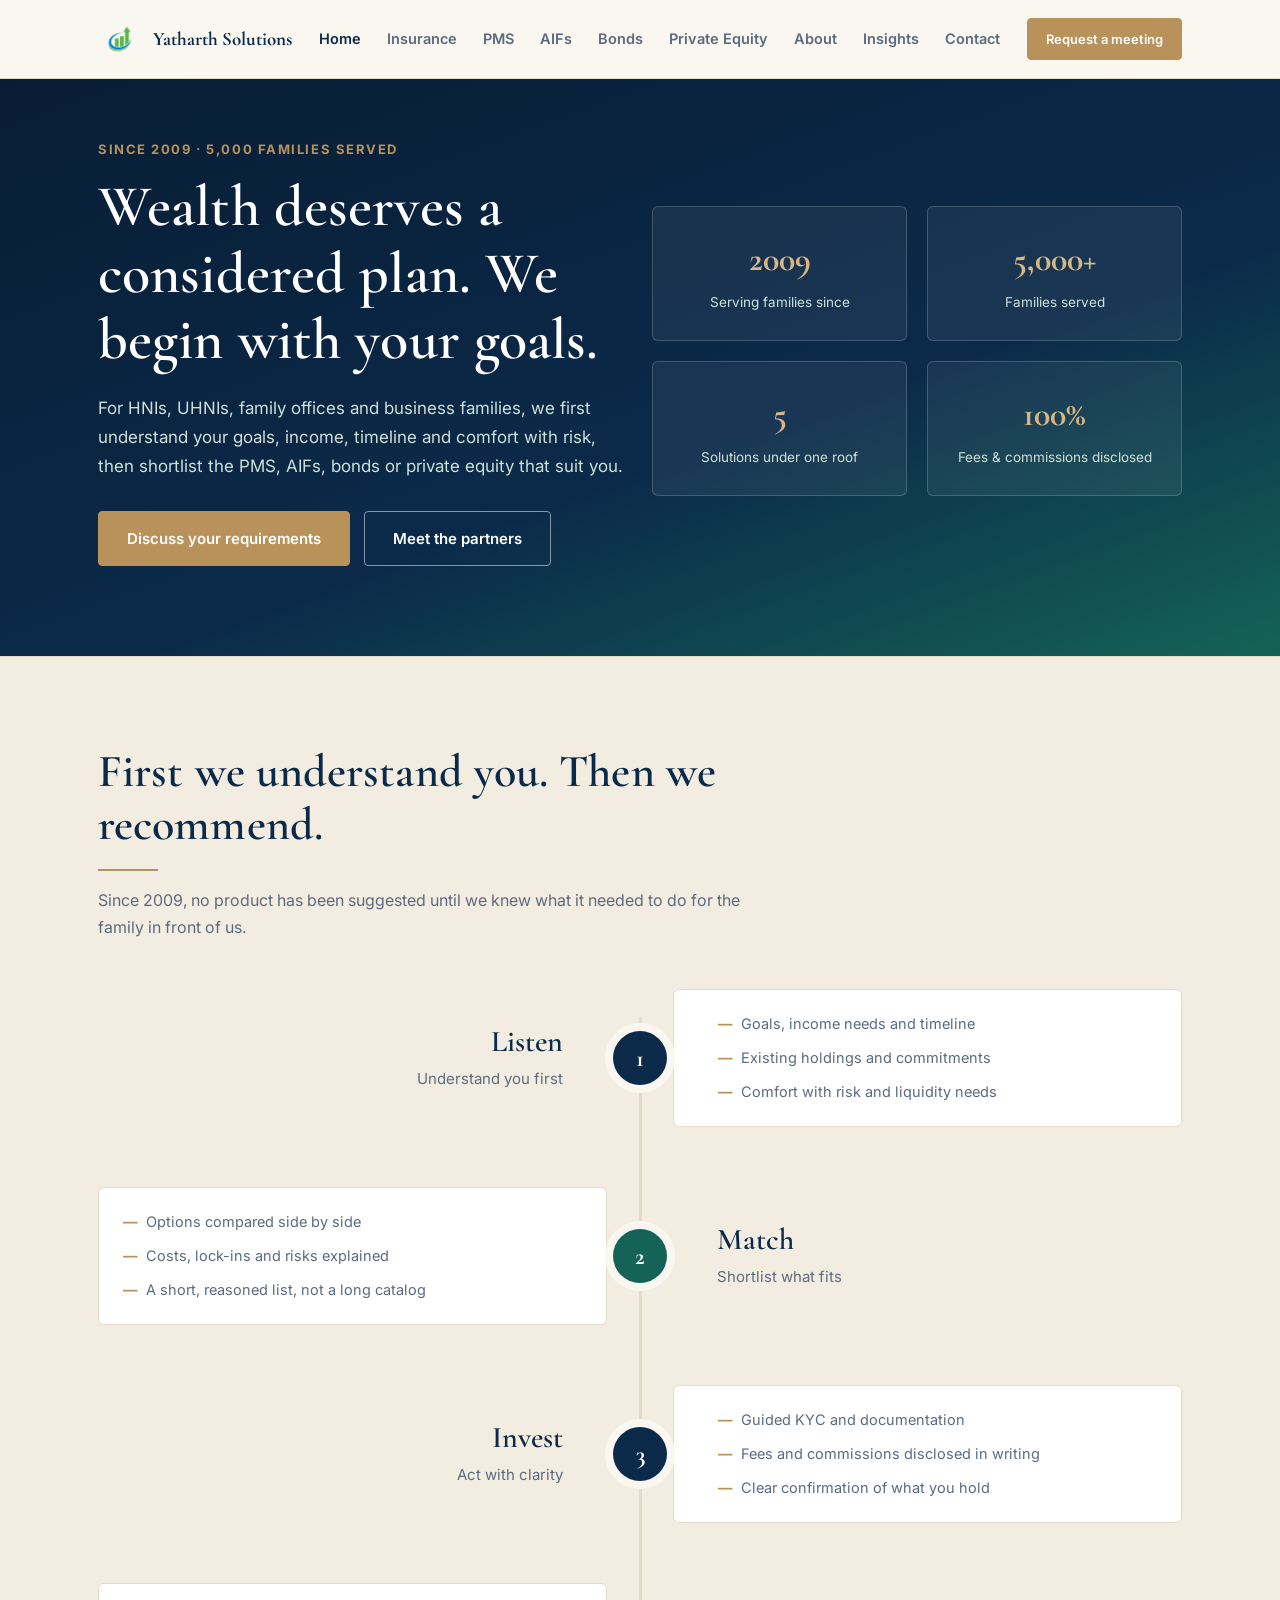
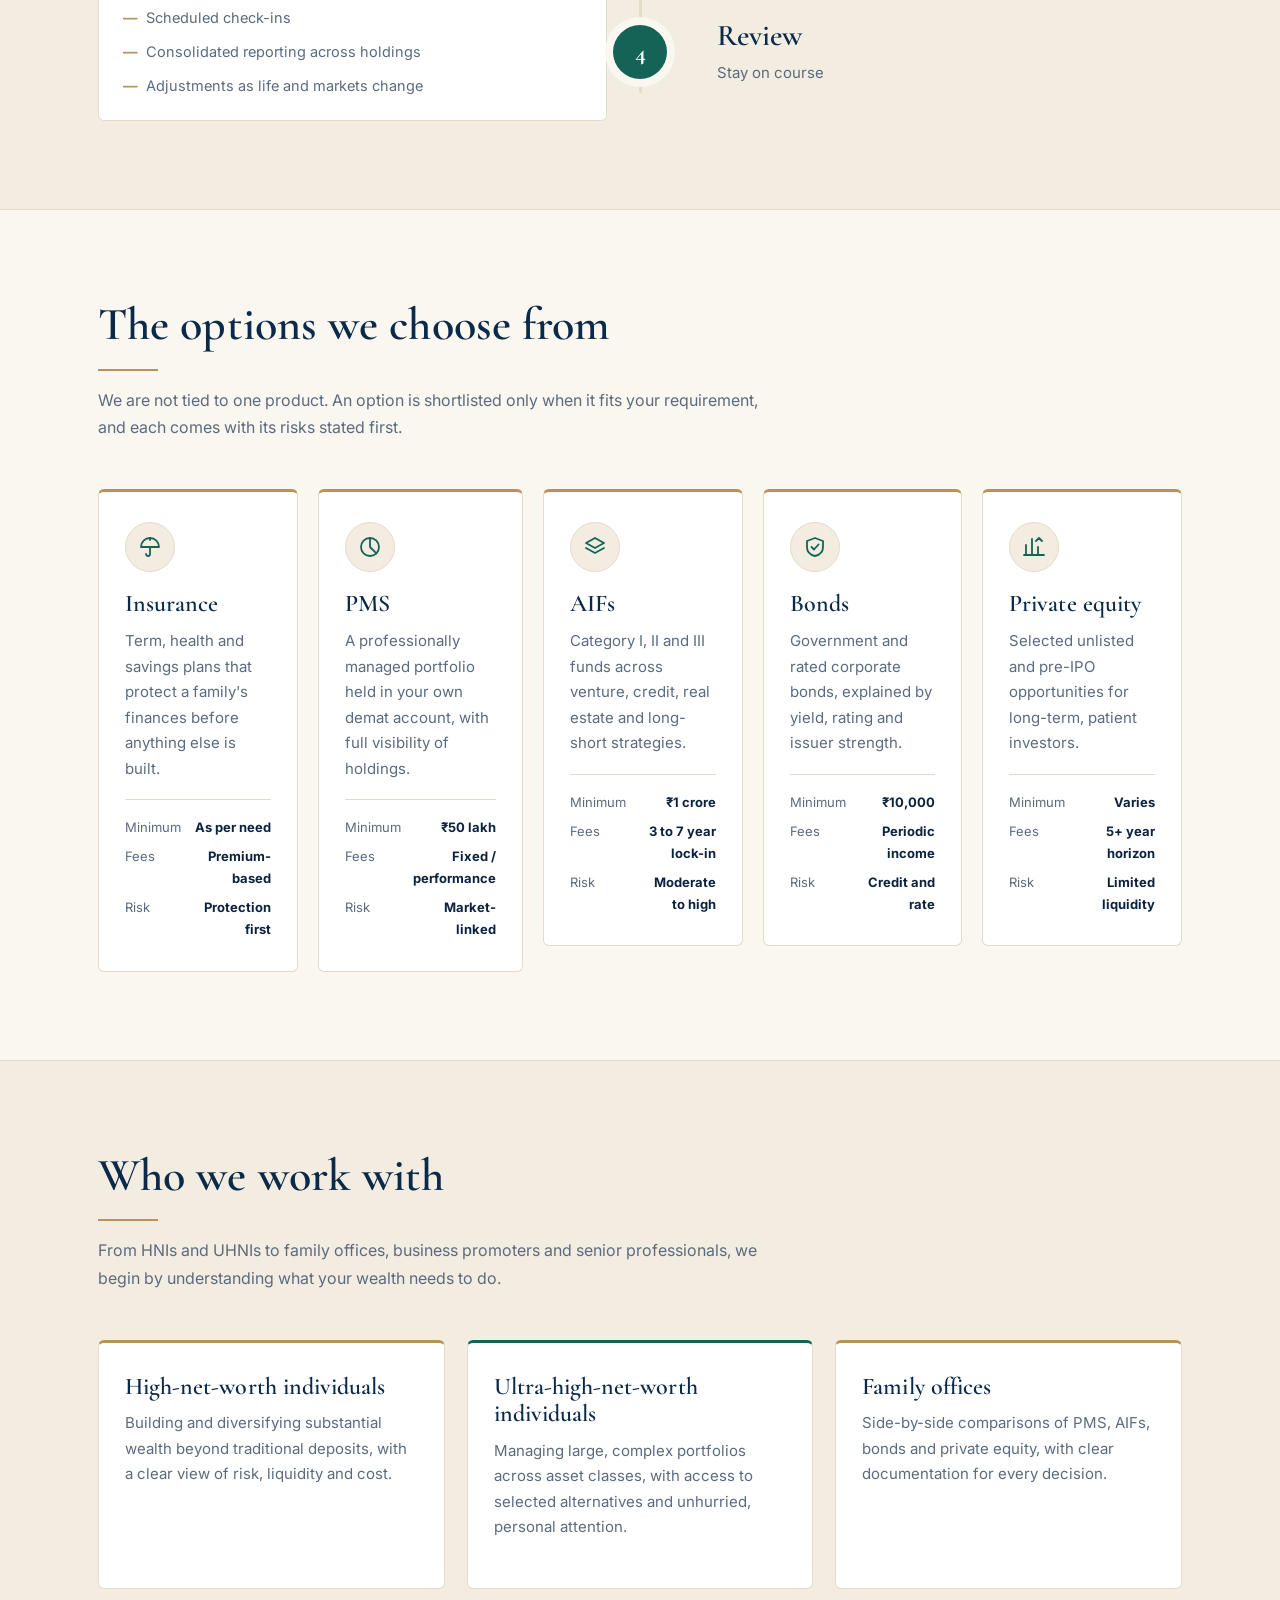
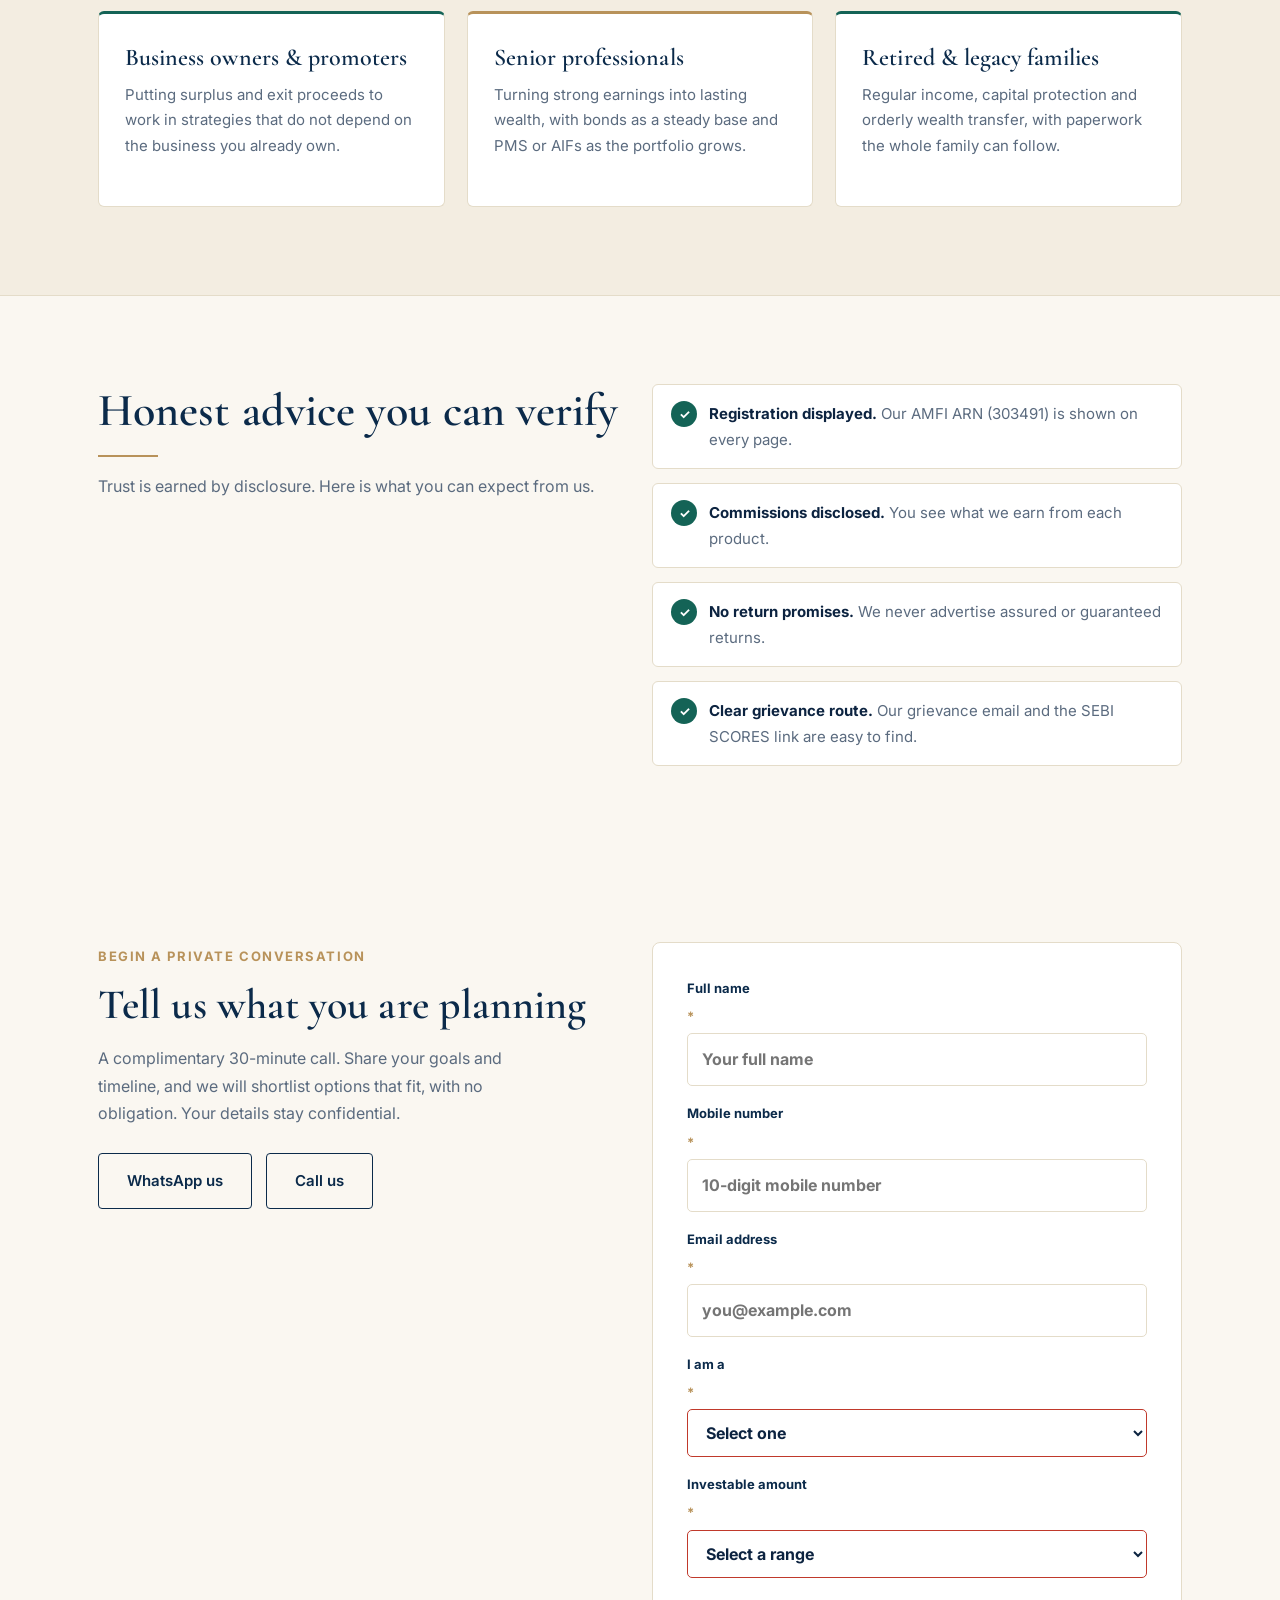
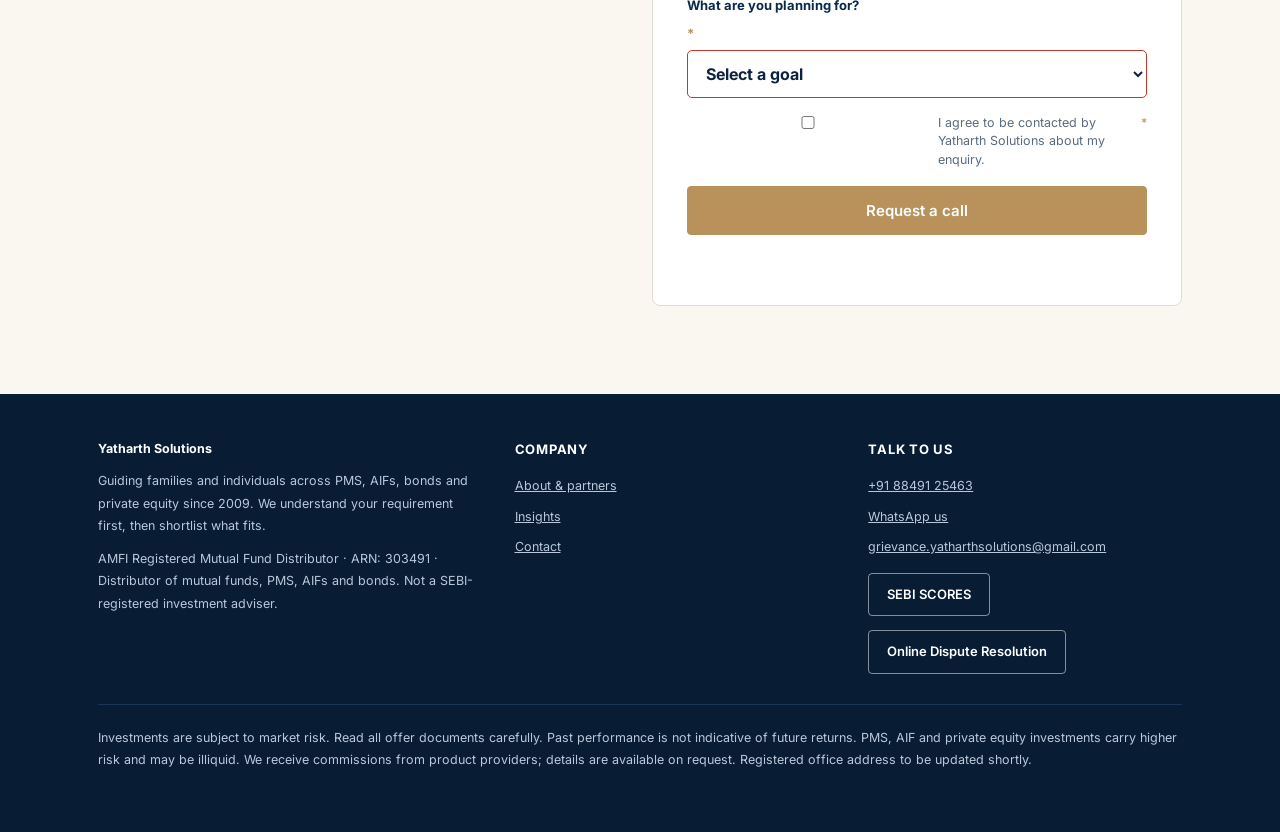
<file: index.html>
<!DOCTYPE html>
<html lang="en">
<head>
<meta charset="utf-8">
<meta name="viewport" content="width=device-width, initial-scale=1, viewport-fit=cover">
<title>Yatharth Solutions — Insurance, PMS, AIFs, Bonds &amp; Private Equity Advisor in India</title>
<meta name="description" content="Since 2009, Yatharth Solutions has guided 5,000+ families across insurance, PMS, AIFs, bonds and private equity. We understand your goals first, then shortlist what fits. AMFI ARN: 303491.">
<link rel="canonical" href="https://www.yatharthsolutions.com/">
<meta property="og:type" content="website">
<meta property="og:site_name" content="Yatharth Solutions">
<meta property="og:title" content="Yatharth Solutions — Insurance, PMS, AIFs, Bonds & Private Equity Advisor in India">
<meta property="og:description" content="Since 2009, Yatharth Solutions has guided 5,000+ families across insurance, PMS, AIFs, bonds and private equity. We understand your goals first, then shortlist what fits.">
<meta property="og:url" content="https://www.yatharthsolutions.com/">
<meta property="og:image" content="https://www.yatharthsolutions.com/logo.png">
<meta name="twitter:card" content="summary">
<meta name="twitter:title" content="Yatharth Solutions — Insurance, PMS, AIFs, Bonds & Private Equity Advisor in India">
<meta name="twitter:description" content="Since 2009, Yatharth Solutions has guided 5,000+ families across insurance, PMS, AIFs, bonds and private equity.">
<meta name="twitter:image" content="https://www.yatharthsolutions.com/logo.png">
<link rel="icon" href="data:,">
<link rel="stylesheet" href="styles.css">
<script type="application/ld+json">
{
  "@context": "https://schema.org",
  "@type": "FinancialService",
  "name": "Yatharth Solutions",
  "url": "https://www.yatharthsolutions.com/",
  "logo": "https://www.yatharthsolutions.com/logo.png",
  "description": "Insurance, PMS, AIF, bonds and private equity distribution for HNIs, UHNIs, family offices and individuals across India, serving 5,000+ families since 2009.",
  "foundingDate": "2009",
  "telephone": "+91-88491-25463",
  "email": "grievance.yatharthsolutions@gmail.com",
  "areaServed": "IN",
  "founder": {
    "@type": "Person",
    "name": "Dharmendra B. Rajput"
  }
}
</script>
</head>
<body>
<header class="top"><div class="wrap"><nav>
 <a class="logo" href="index.html"><img src="logo.png" alt="Yatharth Solutions logo"><span class="logo-text">Yatharth Solutions</span></a>
 <ul class="navlinks"><li><a href="index.html" aria-current="page">Home</a></li><li><a href="insurance.html">Insurance</a></li><li><a href="pms.html">PMS</a></li><li><a href="aifs.html">AIFs</a></li><li><a href="bonds.html">Bonds</a></li><li><a href="private-equity.html">Private Equity</a></li><li><a href="about.html">About</a></li><li><a href="blog/index.html">Insights</a></li><li><a href="contact.html">Contact</a></li><li class="navcta"><a class="btn solid sm" href="contact.html">Request a meeting</a></li></ul>
 <a class="btn solid sm cta-desktop" href="contact.html">Request a meeting</a>
 <button class="burger" aria-label="Menu" aria-expanded="false">&#9776;</button>
</nav></div></header>

<section class="pagehero" style="padding-top:56px"><div class="wrap grid2" style="align-items:center">
 <div><span class="eyebrow">Since 2009 &middot; 5,000 families served</span>
  <h1>Wealth deserves a considered plan. We begin with your goals.</h1>
  <p>For HNIs, UHNIs, family offices and business families, we first understand your goals, income, timeline and comfort with risk, then shortlist the PMS, AIFs, bonds or private equity that suit you.</p>
  <div class="row" style="margin-top:30px"><a class="btn solid" href="contact.html">Discuss your requirements</a><a class="btn ghost" href="about.html">Meet the partners</a></div>
 </div>
 <div class="stats" style="grid-template-columns:1fr 1fr">
  <div class="stat" style="background:rgba(255,255,255,.06);border-color:rgba(255,255,255,.18)"><b style="color:#D8B784">2009</b><span style="color:#CFE0D8">Serving families since</span></div>
  <div class="stat" style="background:rgba(255,255,255,.06);border-color:rgba(255,255,255,.18)"><b style="color:#D8B784">5,000+</b><span style="color:#CFE0D8">Families served</span></div>
  <div class="stat" style="background:rgba(255,255,255,.06);border-color:rgba(255,255,255,.18)"><b style="color:#D8B784">5</b><span style="color:#CFE0D8">Solutions under one roof</span></div>
  <div class="stat" style="background:rgba(255,255,255,.06);border-color:rgba(255,255,255,.18)"><b style="color:#D8B784">100%</b><span style="color:#CFE0D8">Fees &amp; commissions disclosed</span></div>
 </div>
</div></section>
<section id="process" class="alt"><div class="wrap">
 <div class="head"><h2>First we understand you. Then we recommend.</h2><p>Since 2009, no product has been suggested until we knew what it needed to do for the family in front of us.</p></div>
 <div class="flowwrap"><i class="rail"></i><ol class="flow">
  <li class="fs reveal"><div class="ft"><h3>Listen</h3><p>Understand you first</p></div><span class="node">1</span><div class="fd"><ul><li>Goals, income needs and timeline</li><li>Existing holdings and commitments</li><li>Comfort with risk and liquidity needs</li></ul></div></li>
  <li class="fs reveal"><div class="ft"><h3>Match</h3><p>Shortlist what fits</p></div><span class="node">2</span><div class="fd"><ul><li>Options compared side by side</li><li>Costs, lock-ins and risks explained</li><li>A short, reasoned list, not a long catalog</li></ul></div></li>
  <li class="fs reveal"><div class="ft"><h3>Invest</h3><p>Act with clarity</p></div><span class="node">3</span><div class="fd"><ul><li>Guided KYC and documentation</li><li>Fees and commissions disclosed in writing</li><li>Clear confirmation of what you hold</li></ul></div></li>
  <li class="fs reveal"><div class="ft"><h3>Review</h3><p>Stay on course</p></div><span class="node">4</span><div class="fd"><ul><li>Scheduled check-ins</li><li>Consolidated reporting across holdings</li><li>Adjustments as life and markets change</li></ul></div></li>
 </ol></div>
</div></section>
<section id="solutions"><div class="wrap">
 <div class="head"><h2>The options we choose from</h2><p>We are not tied to one product. An option is shortlisted only when it fits your requirement, and each comes with its risks stated first.</p></div>
 <div class="grid5">
  <a href="insurance.html" style="text-decoration:none"><article class="card reveal"><span class="ico"><svg viewBox="0 0 24 24" fill="none" stroke="currentColor" stroke-width="1.8" stroke-linecap="round" stroke-linejoin="round"><path d="M12 3a9 9 0 0 1 9 9H3a9 9 0 0 1 9-9z"/><path d="M12 12v7a2 2 0 0 1-4 0"/><path d="M12 3v2"/></svg></span><h3>Insurance</h3><p>Term, health and savings plans that protect a family's finances before anything else is built.</p><dl><dt>Minimum</dt><dd>As per need</dd><dt>Fees</dt><dd>Premium-based</dd><dt>Risk</dt><dd>Protection first</dd></dl></article></a>
  <a href="pms.html" style="text-decoration:none"><article class="card reveal"><span class="ico"><svg viewBox="0 0 24 24" fill="none" stroke="currentColor" stroke-width="1.8" stroke-linecap="round" stroke-linejoin="round"><circle cx="12" cy="12" r="9"/><path d="M12 3v9l6.4 6.4"/></svg></span><h3>PMS</h3><p>A professionally managed portfolio held in your own demat account, with full visibility of holdings.</p><dl><dt>Minimum</dt><dd>₹50 lakh</dd><dt>Fees</dt><dd>Fixed / performance</dd><dt>Risk</dt><dd>Market-linked</dd></dl></article></a>
  <a href="aifs.html" style="text-decoration:none"><article class="card reveal"><span class="ico"><svg viewBox="0 0 24 24" fill="none" stroke="currentColor" stroke-width="1.8" stroke-linecap="round" stroke-linejoin="round"><path d="M12 3l9 5-9 5-9-5z"/><path d="M3 13l9 5 9-5"/></svg></span><h3>AIFs</h3><p>Category I, II and III funds across venture, credit, real estate and long-short strategies.</p><dl><dt>Minimum</dt><dd>₹1 crore</dd><dt>Fees</dt><dd>3 to 7 year lock-in</dd><dt>Risk</dt><dd>Moderate to high</dd></dl></article></a>
  <a href="bonds.html" style="text-decoration:none"><article class="card reveal"><span class="ico"><svg viewBox="0 0 24 24" fill="none" stroke="currentColor" stroke-width="1.8" stroke-linecap="round" stroke-linejoin="round"><path d="M12 3l8 3v6c0 5-3.5 8-8 9-4.5-1-8-4-8-9V6z"/><path d="M8.5 12l2.5 2.5 4.5-5"/></svg></span><h3>Bonds</h3><p>Government and rated corporate bonds, explained by yield, rating and issuer strength.</p><dl><dt>Minimum</dt><dd>₹10,000</dd><dt>Fees</dt><dd>Periodic income</dd><dt>Risk</dt><dd>Credit and rate</dd></dl></article></a>
  <a href="private-equity.html" style="text-decoration:none"><article class="card reveal"><span class="ico"><svg viewBox="0 0 24 24" fill="none" stroke="currentColor" stroke-width="1.8" stroke-linecap="round" stroke-linejoin="round"><path d="M4 20V10M10 20V4M16 20v-8M22 20H2"/><path d="M14 6l3-3 3 3"/></svg></span><h3>Private equity</h3><p>Selected unlisted and pre-IPO opportunities for long-term, patient investors.</p><dl><dt>Minimum</dt><dd>Varies</dd><dt>Fees</dt><dd>5+ year horizon</dd><dt>Risk</dt><dd>Limited liquidity</dd></dl></article></a>
 </div>
</div></section>
<section id="serve" class="alt"><div class="wrap">
 <div class="head"><h2>Who we work with</h2><p>From HNIs and UHNIs to family offices, business promoters and senior professionals, we begin by understanding what your wealth needs to do.</p></div>
 <div class="grid3">
  <article class="card reveal"><h3>High-net-worth individuals</h3><p>Building and diversifying substantial wealth beyond traditional deposits, with a clear view of risk, liquidity and cost.</p></article>
  <article class="card reveal" style="border-top-color:var(--green)"><h3>Ultra-high-net-worth individuals</h3><p>Managing large, complex portfolios across asset classes, with access to selected alternatives and unhurried, personal attention.</p></article>
  <article class="card reveal"><h3>Family offices</h3><p>Side-by-side comparisons of PMS, AIFs, bonds and private equity, with clear documentation for every decision.</p></article>
  <article class="card reveal" style="border-top-color:var(--green)"><h3>Business owners &amp; promoters</h3><p>Putting surplus and exit proceeds to work in strategies that do not depend on the business you already own.</p></article>
  <article class="card reveal"><h3>Senior professionals</h3><p>Turning strong earnings into lasting wealth, with bonds as a steady base and PMS or AIFs as the portfolio grows.</p></article>
  <article class="card reveal" style="border-top-color:var(--green)"><h3>Retired &amp; legacy families</h3><p>Regular income, capital protection and orderly wealth transfer, with paperwork the whole family can follow.</p></article>
 </div>
</div></section>
<section id="trust"><div class="wrap grid2">
 <div class="head" style="margin:0"><h2>Honest advice you can verify</h2><p>Trust is earned by disclosure. Here is what you can expect from us.</p></div>
 <ul class="checks">
  <li><span><b>Registration displayed.</b> Our AMFI ARN (303491) is shown on every page.</span></li>
  <li><span><b>Commissions disclosed.</b> You see what we earn from each product.</span></li>
  <li><span><b>No return promises.</b> We never advertise assured or guaranteed returns.</span></li>
  <li><span><b>Clear grievance route.</b> Our grievance email and the SEBI SCORES link are easy to find.</span></li>
 </ul>
</div></section>
<section id="contactform"><div class="wrap">
 <div class="grid2" style="align-items:start">
  <div><span class="eyebrow">Begin a private conversation</span><h2 style="font-size:clamp(28px,3.6vw,42px);color:var(--navy)">Tell us what you are planning</h2>
   <p style="color:var(--mute);max-width:44ch;margin-top:16px">A complimentary 30-minute call. Share your goals and timeline, and we will shortlist options that fit, with no obligation. Your details stay confidential.</p>
   <div class="row" style="margin-top:26px"><a class="btn" href="#" data-wa>WhatsApp us</a><a class="btn" href="#" data-call>Call us</a></div>
  </div>
  <div class="formcard">
  <form id="f" novalidate>
   <label>Full name <span class="req">*</span><input name="n" required autocomplete="name" placeholder="Your full name"></label>
   <label>Mobile number <span class="req">*</span><input name="p" type="tel" required autocomplete="tel" placeholder="10-digit mobile number"></label>
   <label>Email address <span class="req">*</span><input name="e" type="email" required autocomplete="email" placeholder="you@example.com"></label>
   <label>I am a <span class="req">*</span><select name="iam" required><option value="">Select one</option><option>HNI</option><option>UHNI</option><option>Family office</option><option>Business owner or promoter</option><option>Salaried professional</option><option>Other</option></select></label>
   <label>Investable amount <span class="req">*</span><select name="amount" required><option value="">Select a range</option><option>₹10,000 to ₹1 lakh</option><option>₹1 lakh to ₹10 lakh</option><option>₹10 lakh to ₹50 lakh</option><option>₹50 lakh to ₹1 crore</option><option>₹1 crore to ₹5 crore</option><option>₹5 crore to ₹25 crore</option><option>₹25 crore to ₹100 crore</option><option>Above ₹100 crore</option></select></label>
   <label>What are you planning for? <span class="req">*</span><select name="goal" id="goalSel" required><option value="">Select a goal</option><option>Protecting my family financially (insurance)</option><option>Regular income</option><option>Growing wealth over time</option><option>Protecting capital</option><option>Early-stage or unlisted exposure</option><option>Tax efficiency</option><option>Preserving and passing on wealth</option><option>Not sure yet</option></select></label>
   <div class="hp" aria-hidden="true"><label>Company<input name="company" tabindex="-1" autocomplete="off"></label></div>
   <label class="consent"><input type="checkbox" name="consent" required> I agree to be contacted by Yatharth Solutions about my enquiry. <span class="req">*</span></label>
   <button class="btn solid" type="submit">Request a call</button>
   <p class="note" id="msg" role="status"></p>
  </form>
  </div>
 </div>
</div></section>
<footer><div class="wrap">
 <div class="fgrid">
  <div><p><strong>Yatharth Solutions</strong></p><p>Guiding families and individuals across PMS, AIFs, bonds and private equity since 2009. We understand your requirement first, then shortlist what fits.</p>
   <p>AMFI Registered Mutual Fund Distributor · ARN: 303491 · Distributor of mutual funds, PMS, AIFs and bonds. Not a SEBI-registered investment adviser.</p></div>
  <div><h4>Company</h4><ul><li><a href="about.html">About &amp; partners</a></li><li><a href="blog/index.html">Insights</a></li><li><a href="contact.html">Contact</a></li></ul></div>
  <div><h4>Talk to us</h4><ul>
   <li><a href="tel:+918849125463">+91 88491 25463</a></li>
   <li><a href="#" data-wa>WhatsApp us</a></li>
   <li><a href="mailto:grievance.yatharthsolutions@gmail.com">grievance.yatharthsolutions@gmail.com</a></li>
  </ul>
  <div class="row" style="margin-top:14px"><a class="btn sm ghost" href="https://scores.sebi.gov.in/" target="_blank" rel="noopener noreferrer">SEBI SCORES</a><a class="btn sm ghost" href="https://smartodr.in/login" target="_blank" rel="noopener noreferrer">Online Dispute Resolution</a></div>
  </div>
 </div>
 <div class="fdisc"><p>Investments are subject to market risk. Read all offer documents carefully. Past performance is not indicative of future returns. PMS, AIF and private equity investments carry higher risk and may be illiquid. We receive commissions from product providers; details are available on request. Registered office address to be updated shortly.</p></div>
</div></footer>
<script src="app.js"></script>
</body>
</html>
</file>
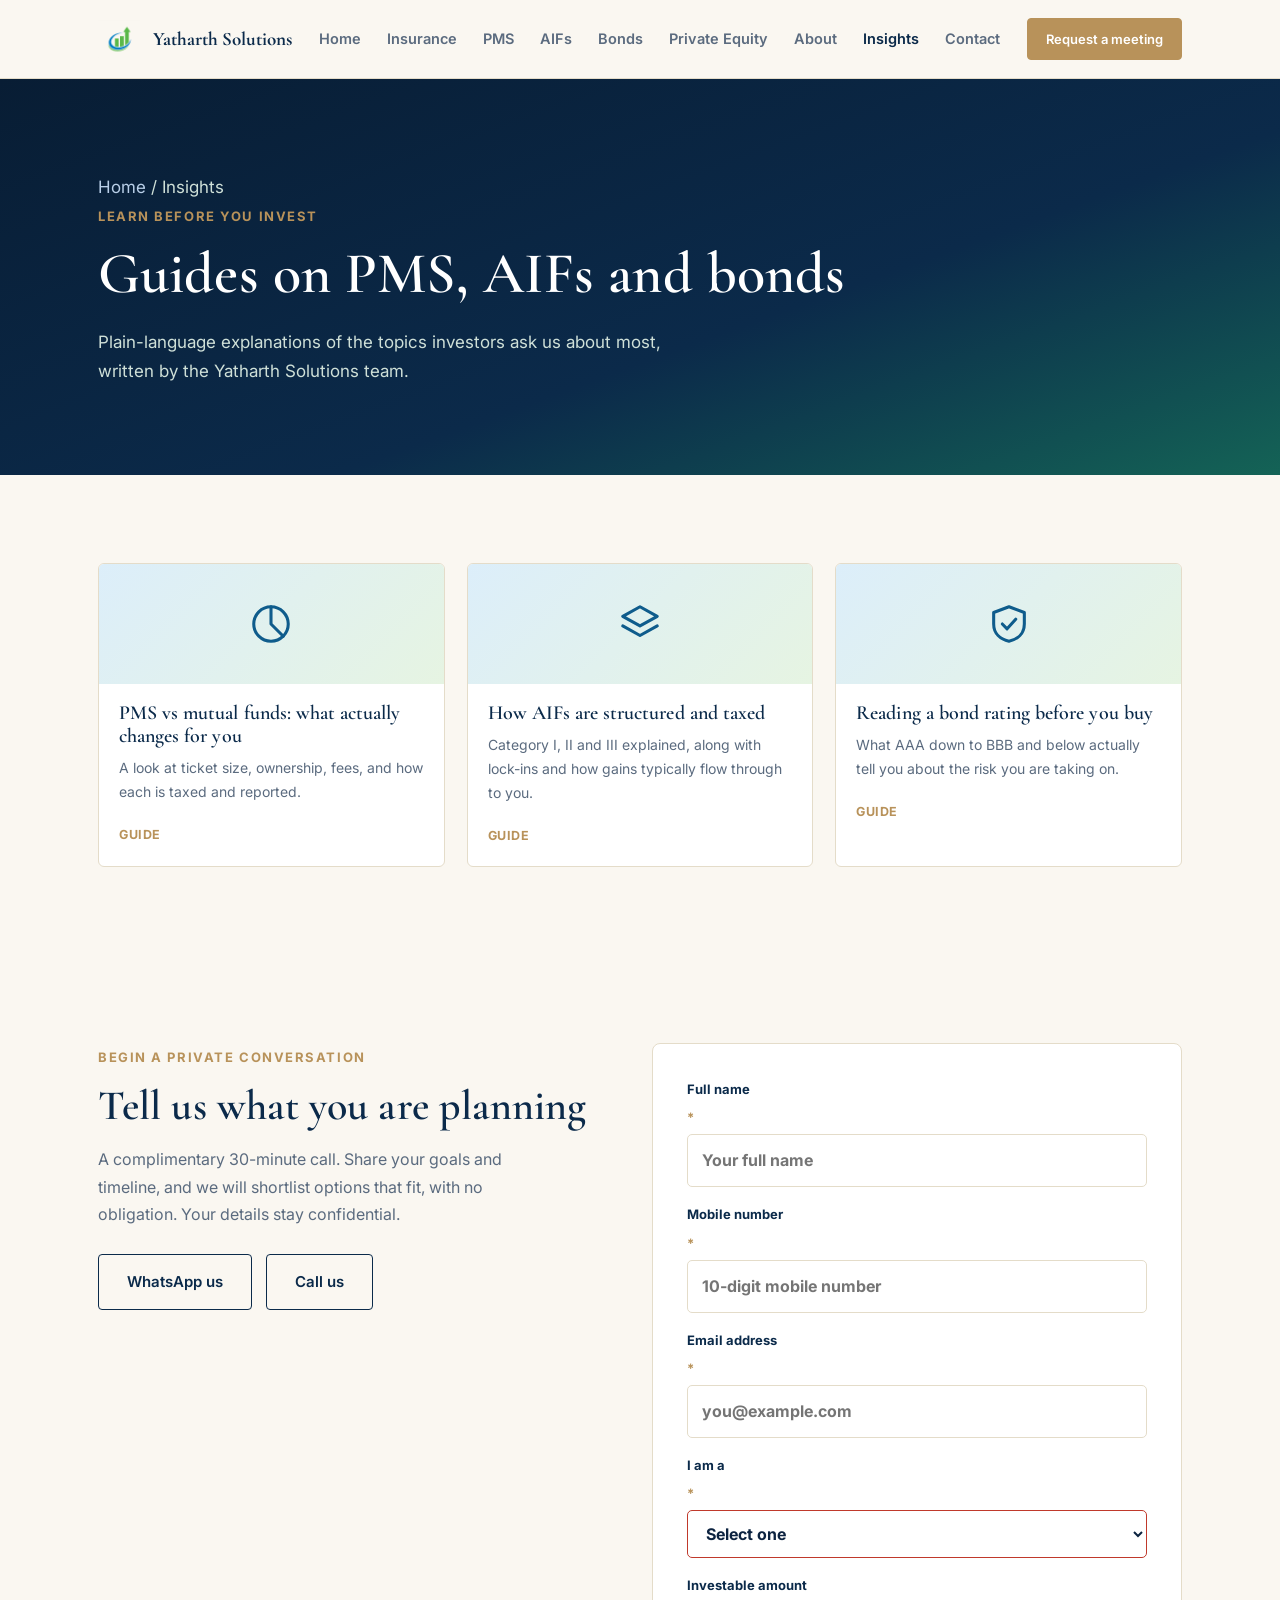
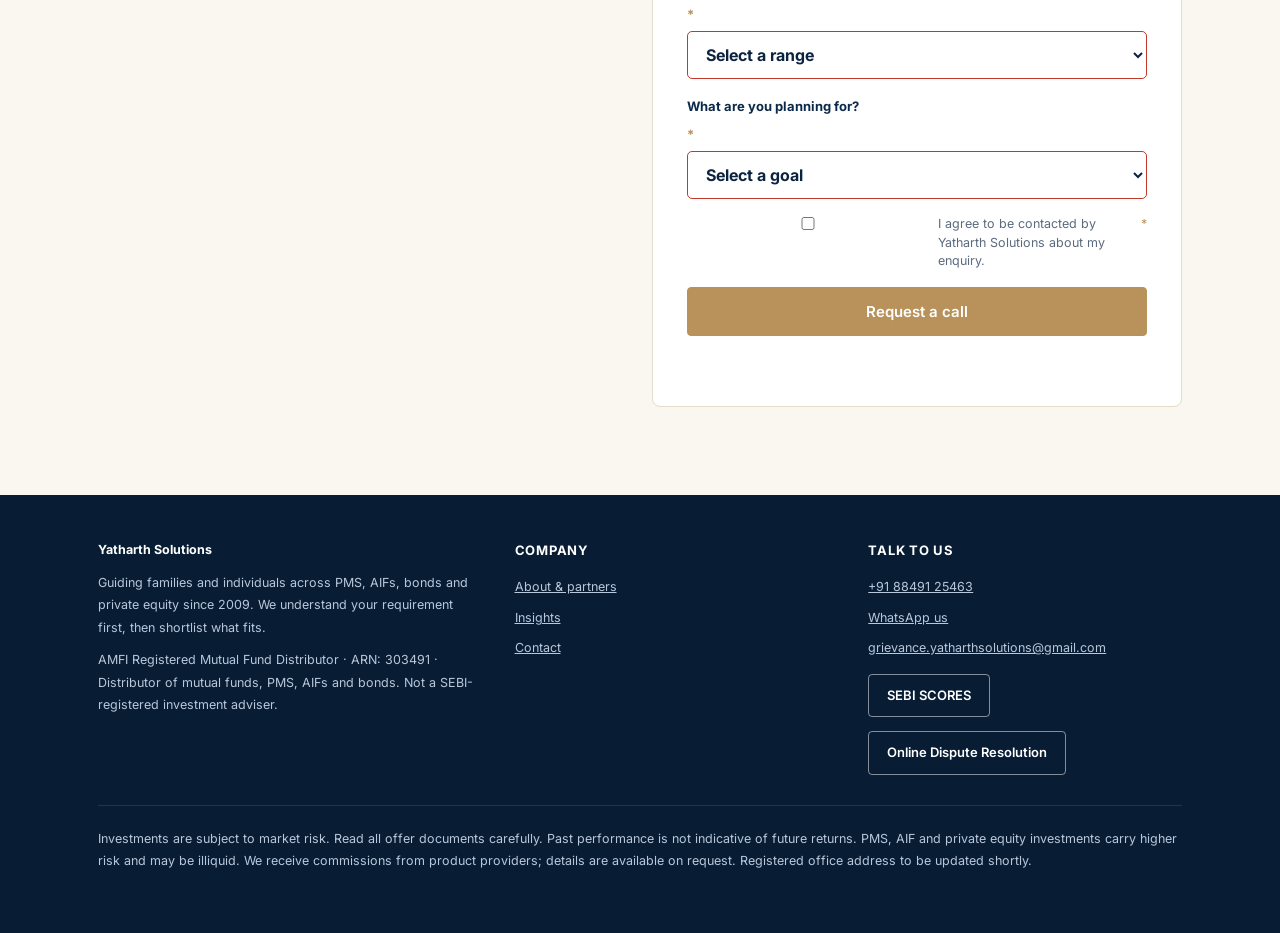
<file: blog/index.html>
<!DOCTYPE html>
<html lang="en">
<head>
<meta charset="utf-8">
<meta name="viewport" content="width=device-width, initial-scale=1, viewport-fit=cover">
<title>Investment Guides: PMS, AIFs &amp; Bonds Explained | Yatharth Solutions</title>
<meta name="description" content="Plain-language guides on PMS vs mutual funds, how AIFs are taxed, and how to read a bond rating, from the Yatharth Solutions team.">
<link rel="canonical" href="https://www.yatharthsolutions.com/blog/index.html">
<meta property="og:type" content="website">
<meta property="og:site_name" content="Yatharth Solutions">
<meta property="og:title" content="Investment Guides: PMS, AIFs & Bonds Explained | Yatharth Solutions">
<meta property="og:description" content="Plain-language guides on PMS vs mutual funds, how AIFs are taxed, and how to read a bond rating.">
<meta property="og:url" content="https://www.yatharthsolutions.com/blog/index.html">
<meta property="og:image" content="https://www.yatharthsolutions.com/logo.png">
<meta name="twitter:card" content="summary">
<meta name="twitter:title" content="Investment Guides: PMS, AIFs & Bonds Explained | Yatharth Solutions">
<meta name="twitter:description" content="Plain-language guides on PMS, AIFs and bonds.">
<meta name="twitter:image" content="https://www.yatharthsolutions.com/logo.png">
<link rel="icon" href="data:,">
<link rel="stylesheet" href="../styles.css">
<script type="application/ld+json">
{
  "@context": "https://schema.org",
  "@type": "Blog",
  "name": "Yatharth Solutions Insights",
  "url": "https://www.yatharthsolutions.com/blog/index.html",
  "publisher": { "@type": "Organization", "name": "Yatharth Solutions" },
  "blogPost": [
    { "@type": "BlogPosting", "headline": "PMS vs mutual funds: what actually changes for you", "url": "https://www.yatharthsolutions.com/blog/pms-vs-mutual-funds.html" },
    { "@type": "BlogPosting", "headline": "How AIFs are structured and taxed", "url": "https://www.yatharthsolutions.com/blog/aif-taxation.html" },
    { "@type": "BlogPosting", "headline": "Reading a bond rating before you buy", "url": "https://www.yatharthsolutions.com/blog/bond-ratings.html" }
  ]
}
</script>
</head>
<body>
<header class="top"><div class="wrap"><nav>
 <a class="logo" href="../index.html"><img src="../logo.png" alt="Yatharth Solutions logo"><span class="logo-text">Yatharth Solutions</span></a>
 <ul class="navlinks"><li><a href="../index.html">Home</a></li><li><a href="../insurance.html">Insurance</a></li><li><a href="../pms.html">PMS</a></li><li><a href="../aifs.html">AIFs</a></li><li><a href="../bonds.html">Bonds</a></li><li><a href="../private-equity.html">Private Equity</a></li><li><a href="../about.html">About</a></li><li><a href="../blog/index.html" aria-current="page">Insights</a></li><li><a href="../contact.html">Contact</a></li><li class="navcta"><a class="btn solid sm" href="../contact.html">Request a meeting</a></li></ul>
 <a class="btn solid sm cta-desktop" href="../contact.html">Request a meeting</a>
 <button class="burger" aria-label="Menu" aria-expanded="false">&#9776;</button>
</nav></div></header>
<section class="pagehero"><div class="wrap">
 <p class="crumb"><a href="../index.html">Home</a> / Insights</p>
 <span class="eyebrow">Learn before you invest</span><h1>Guides on PMS, AIFs and bonds</h1>
 <p>Plain-language explanations of the topics investors ask us about most, written by the Yatharth Solutions team.</p>
</div></section><section><div class="wrap"><div class="postlist"><a class="post reveal" href="pms-vs-mutual-funds.html"><span class="th"><svg viewBox="0 0 24 24" fill="none" stroke="currentColor" stroke-width="1.6" stroke-linecap="round" stroke-linejoin="round"><circle cx="12" cy="12" r="9"/><path d="M12 3v9l6.4 6.4"/></svg></span><h3>PMS vs mutual funds: what actually changes for you</h3><p>A look at ticket size, ownership, fees, and how each is taxed and reported.</p><p class="meta">Guide</p></a><a class="post reveal" href="aif-taxation.html"><span class="th"><svg viewBox="0 0 24 24" fill="none" stroke="currentColor" stroke-width="1.6" stroke-linecap="round" stroke-linejoin="round"><path d="M12 3l9 5-9 5-9-5z"/><path d="M3 13l9 5 9-5"/></svg></span><h3>How AIFs are structured and taxed</h3><p>Category I, II and III explained, along with lock-ins and how gains typically flow through to you.</p><p class="meta">Guide</p></a><a class="post reveal" href="bond-ratings.html"><span class="th"><svg viewBox="0 0 24 24" fill="none" stroke="currentColor" stroke-width="1.6" stroke-linecap="round" stroke-linejoin="round"><path d="M12 3l8 3v6c0 5-3.5 8-8 9-4.5-1-8-4-8-9V6z"/><path d="M8.5 12l2.5 2.5 4.5-5"/></svg></span><h3>Reading a bond rating before you buy</h3><p>What AAA down to BBB and below actually tell you about the risk you are taking on.</p><p class="meta">Guide</p></a></div></div></section>
<section id="contactform"><div class="wrap">
 <div class="grid2" style="align-items:start">
  <div><span class="eyebrow">Begin a private conversation</span><h2 style="font-size:clamp(28px,3.6vw,42px);color:var(--navy)">Tell us what you are planning</h2>
   <p style="color:var(--mute);max-width:44ch;margin-top:16px">A complimentary 30-minute call. Share your goals and timeline, and we will shortlist options that fit, with no obligation. Your details stay confidential.</p>
   <div class="row" style="margin-top:26px"><a class="btn" href="#" data-wa>WhatsApp us</a><a class="btn" href="#" data-call>Call us</a></div>
  </div>
  <div class="formcard">
  <form id="f" novalidate>
   <label>Full name <span class="req">*</span><input name="n" required autocomplete="name" placeholder="Your full name"></label>
   <label>Mobile number <span class="req">*</span><input name="p" type="tel" required autocomplete="tel" placeholder="10-digit mobile number"></label>
   <label>Email address <span class="req">*</span><input name="e" type="email" required autocomplete="email" placeholder="you@example.com"></label>
   <label>I am a <span class="req">*</span><select name="iam" required><option value="">Select one</option><option>HNI</option><option>UHNI</option><option>Family office</option><option>Business owner or promoter</option><option>Salaried professional</option><option>Other</option></select></label>
   <label>Investable amount <span class="req">*</span><select name="amount" required><option value="">Select a range</option><option>₹10,000 to ₹1 lakh</option><option>₹1 lakh to ₹10 lakh</option><option>₹10 lakh to ₹50 lakh</option><option>₹50 lakh to ₹1 crore</option><option>₹1 crore to ₹5 crore</option><option>₹5 crore to ₹25 crore</option><option>₹25 crore to ₹100 crore</option><option>Above ₹100 crore</option></select></label>
   <label>What are you planning for? <span class="req">*</span><select name="goal" id="goalSel" required><option value="">Select a goal</option><option>Protecting my family financially (insurance)</option><option>Regular income</option><option>Growing wealth over time</option><option>Protecting capital</option><option>Early-stage or unlisted exposure</option><option>Tax efficiency</option><option>Preserving and passing on wealth</option><option>Not sure yet</option></select></label>
   <div class="hp" aria-hidden="true"><label>Company<input name="company" tabindex="-1" autocomplete="off"></label></div>
   <label class="consent"><input type="checkbox" name="consent" required> I agree to be contacted by Yatharth Solutions about my enquiry. <span class="req">*</span></label>
   <button class="btn solid" type="submit">Request a call</button>
   <p class="note" id="msg" role="status"></p>
  </form>
  </div>
 </div>
</div></section>
<footer><div class="wrap">
 <div class="fgrid">
  <div><p><strong>Yatharth Solutions</strong></p><p>Guiding families and individuals across PMS, AIFs, bonds and private equity since 2009. We understand your requirement first, then shortlist what fits.</p>
   <p>AMFI Registered Mutual Fund Distributor · ARN: 303491 · Distributor of mutual funds, PMS, AIFs and bonds. Not a SEBI-registered investment adviser.</p></div>
  <div><h4>Company</h4><ul><li><a href="../about.html">About &amp; partners</a></li><li><a href="../blog/index.html">Insights</a></li><li><a href="../contact.html">Contact</a></li></ul></div>
  <div><h4>Talk to us</h4><ul>
   <li><a href="tel:+918849125463">+91 88491 25463</a></li>
   <li><a href="#" data-wa>WhatsApp us</a></li>
   <li><a href="mailto:grievance.yatharthsolutions@gmail.com">grievance.yatharthsolutions@gmail.com</a></li>
  </ul>
  <div class="row" style="margin-top:14px"><a class="btn sm ghost" href="https://scores.sebi.gov.in/" target="_blank" rel="noopener noreferrer">SEBI SCORES</a><a class="btn sm ghost" href="https://smartodr.in/login" target="_blank" rel="noopener noreferrer">Online Dispute Resolution</a></div>
  </div>
 </div>
 <div class="fdisc"><p>Investments are subject to market risk. Read all offer documents carefully. Past performance is not indicative of future returns. PMS, AIF and private equity investments carry higher risk and may be illiquid. We receive commissions from product providers; details are available on request. Registered office address to be updated shortly.</p></div>
</div></footer>
<script src="../app.js"></script>
</body>
</html>
</file>
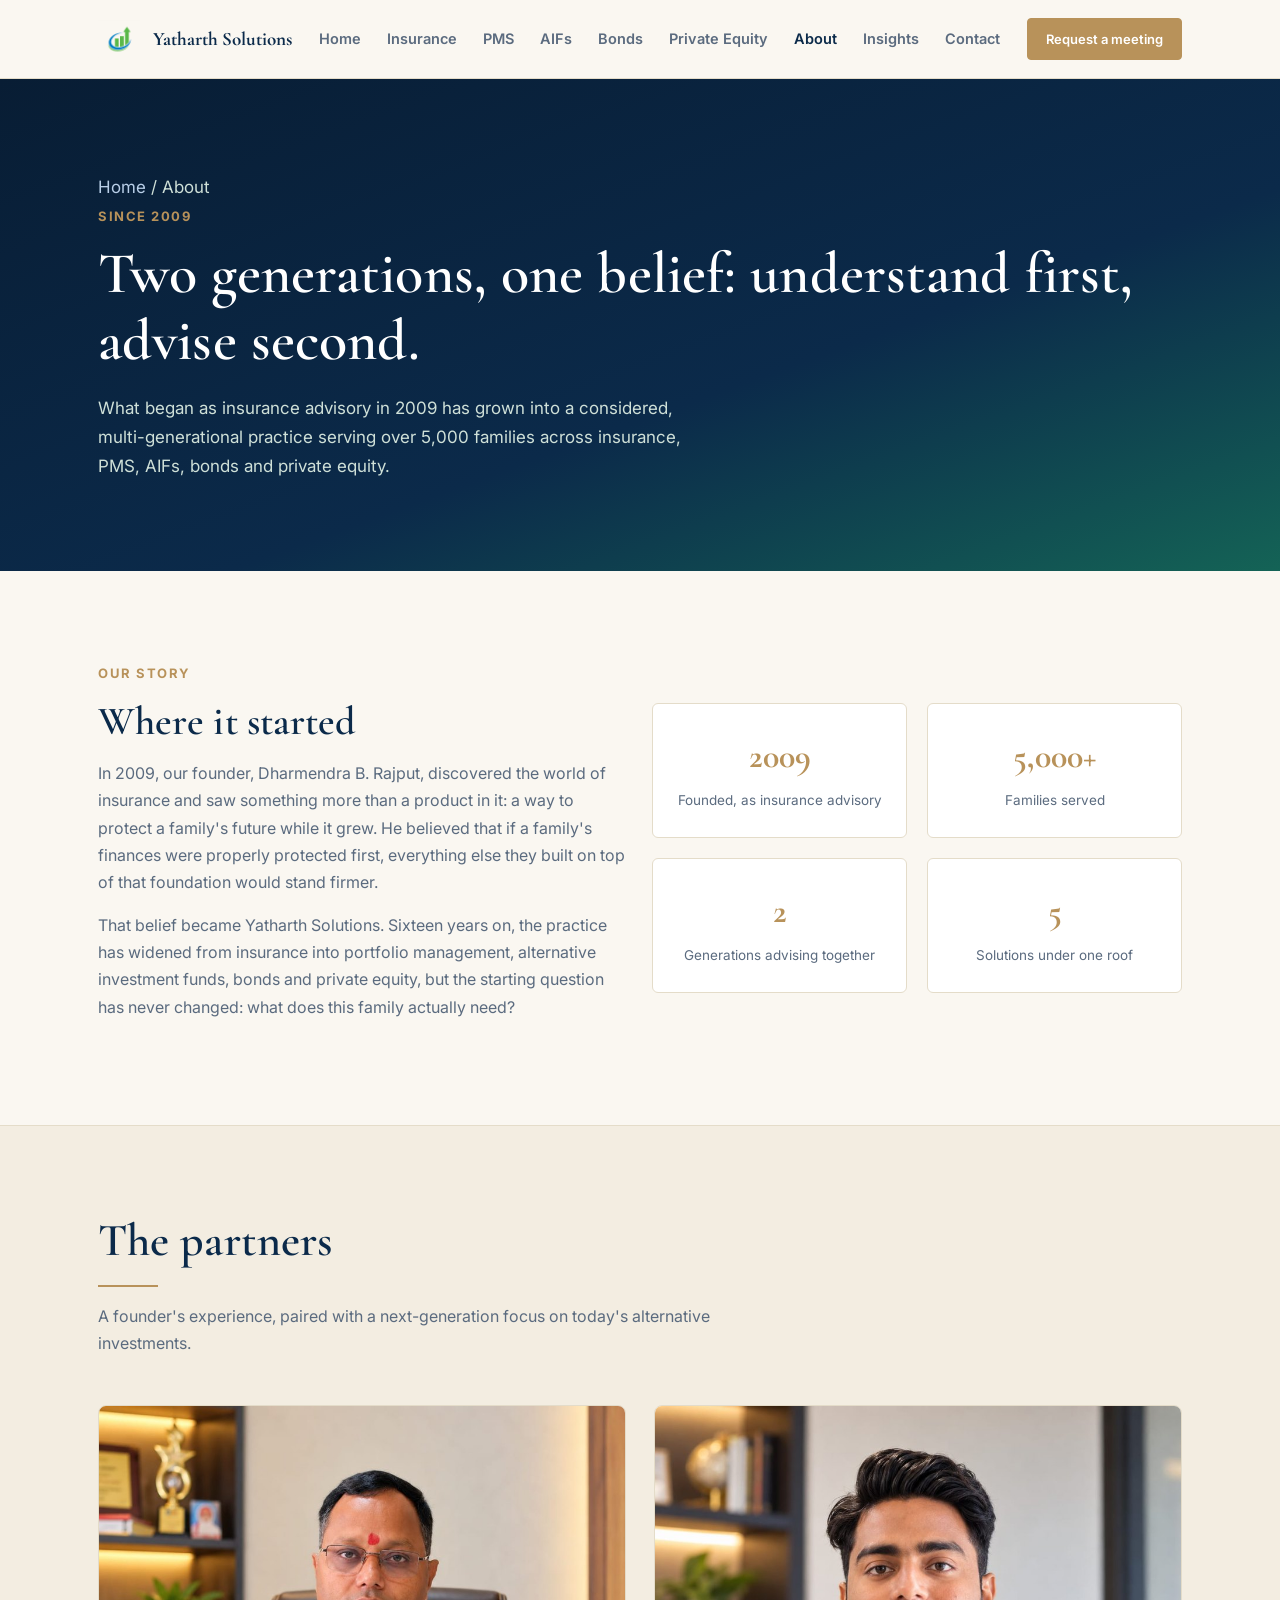
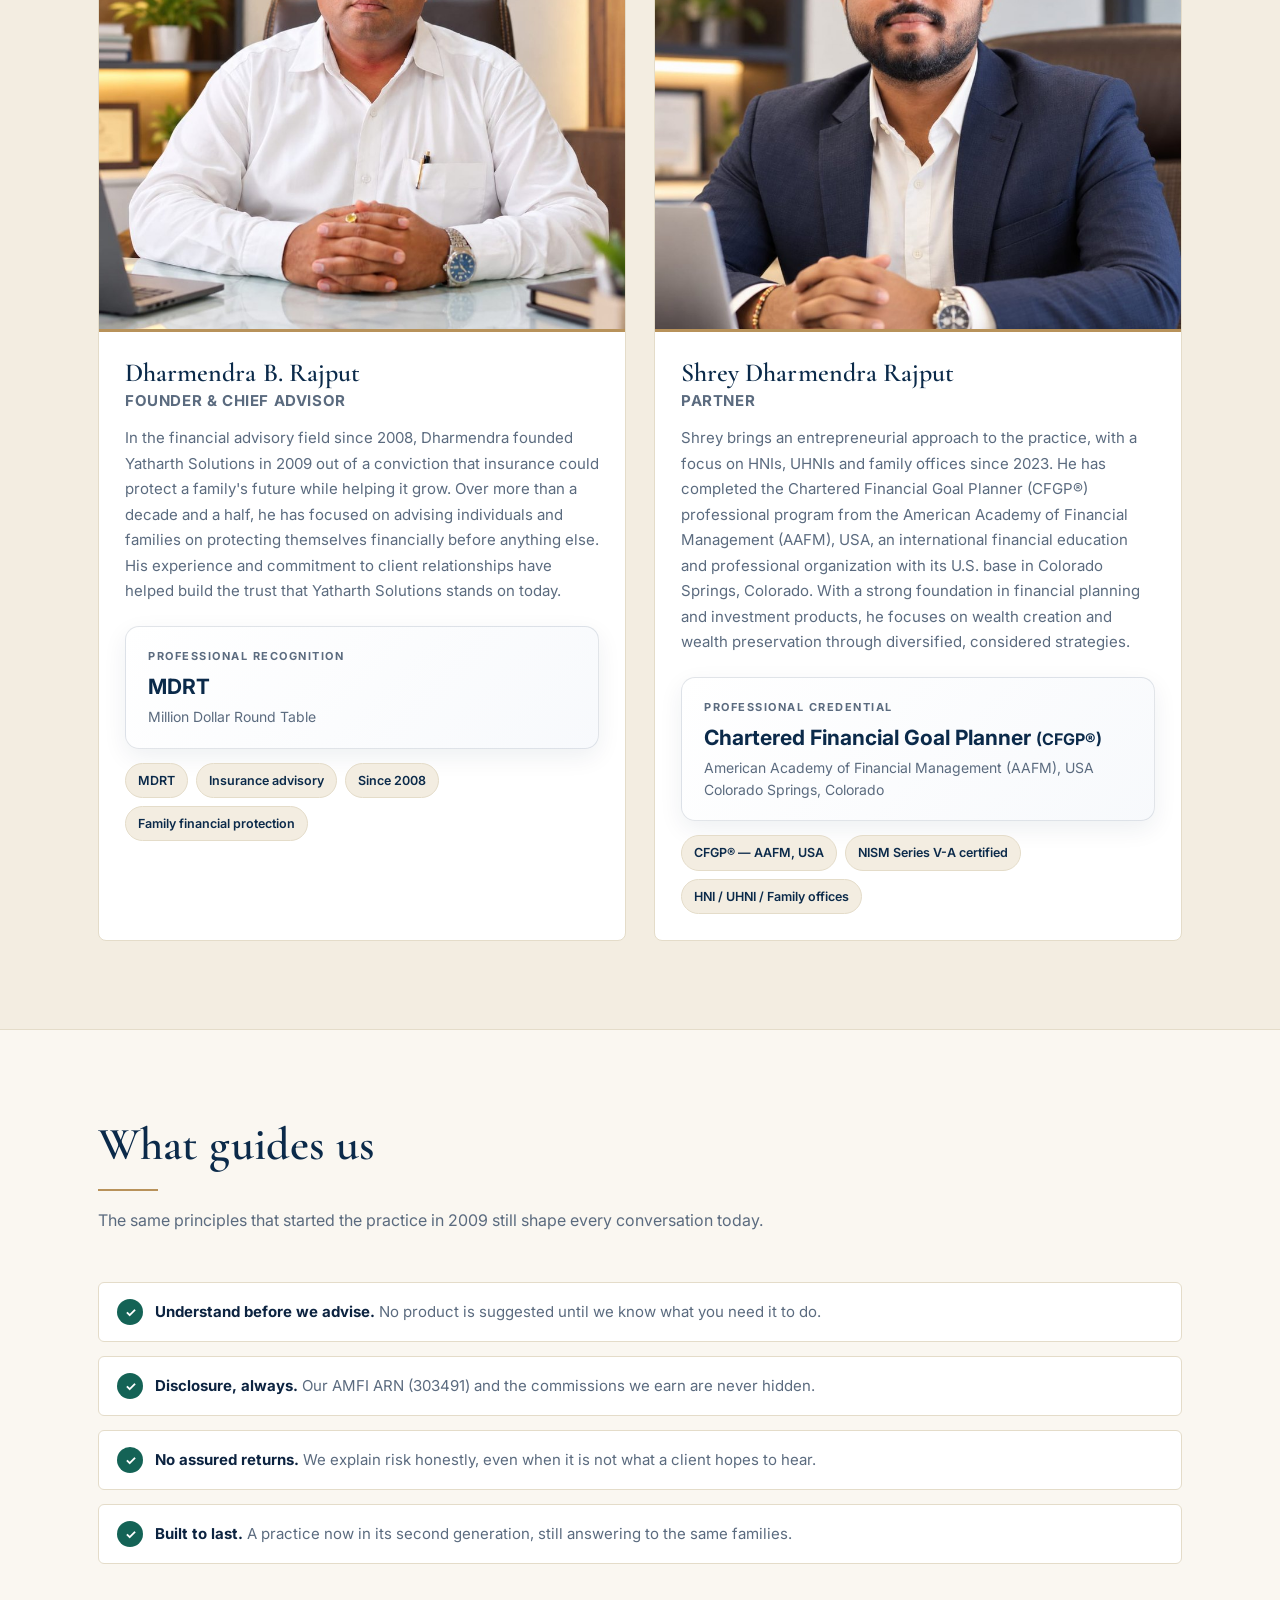
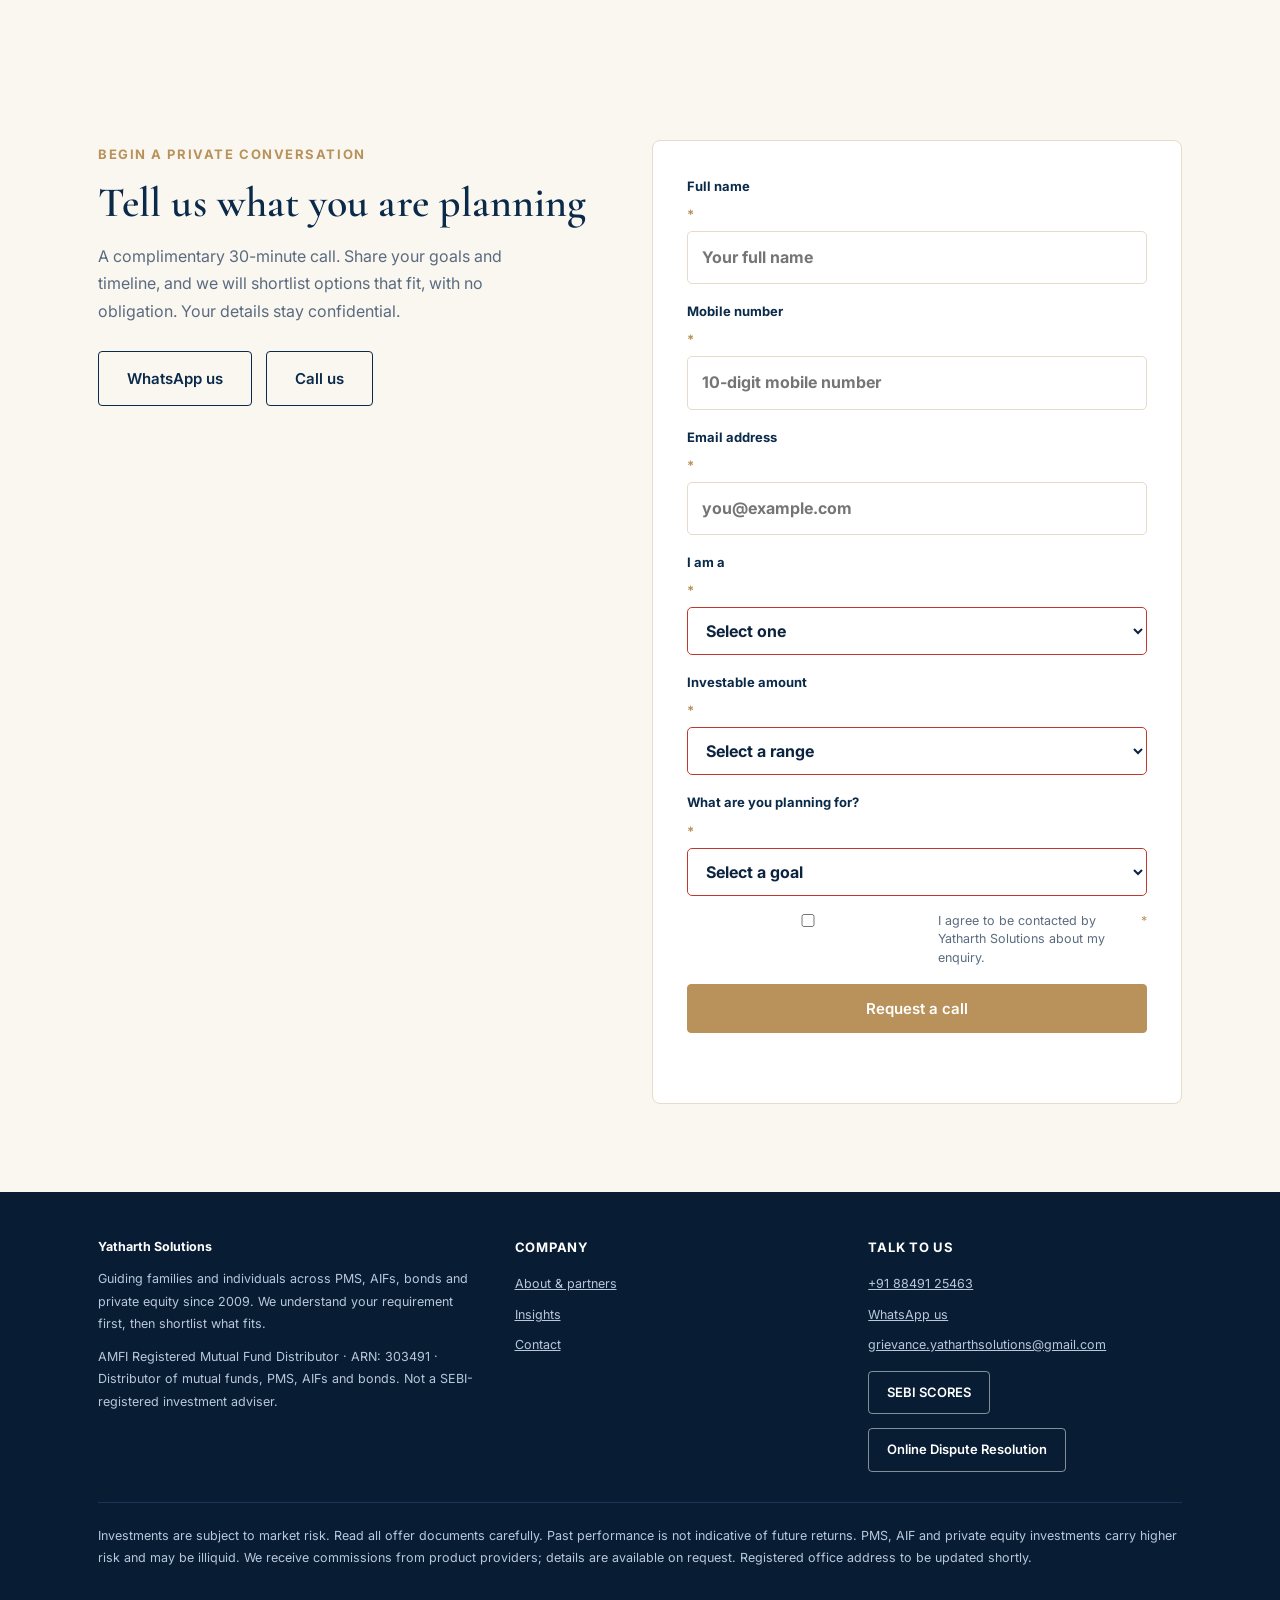
<file: about.html>
<!DOCTYPE html>
<html lang="en">
<head>
<meta charset="utf-8">
<meta name="viewport" content="width=device-width, initial-scale=1, viewport-fit=cover">

<title>About Yatharth Solutions — Financial Advisor Since 2009</title>

<meta name="description" content="Meet the founders of Yatharth Solutions: a financial advisory practice serving 5,000+ families since 2009, across insurance, PMS, AIFs, bonds and private equity.">

<link rel="canonical" href="https://www.yatharthsolutions.com/about.html">

<meta property="og:type" content="website">
<meta property="og:site_name" content="Yatharth Solutions">
<meta property="og:title" content="About Yatharth Solutions — Financial Advisor Since 2009">
<meta property="og:description" content="Meet the founders of Yatharth Solutions: a financial advisory practice serving 5,000+ families since 2009.">
<meta property="og:url" content="https://www.yatharthsolutions.com/about.html">
<meta property="og:image" content="https://www.yatharthsolutions.com/logo.png">

<meta name="twitter:card" content="summary">
<meta name="twitter:title" content="About Yatharth Solutions — Financial Advisor Since 2009">
<meta name="twitter:description" content="Meet the founders of Yatharth Solutions, serving 5,000+ families since 2009.">
<meta name="twitter:image" content="https://www.yatharthsolutions.com/logo.png">

<link rel="icon" href="data:,">
<link rel="stylesheet" href="styles.css">

<script type="application/ld+json">
{
  "@context": "https://schema.org",
  "@type": "AboutPage",
  "mainEntity": {
    "@type": "FinancialService",
    "name": "Yatharth Solutions",
    "url": "https://www.yatharthsolutions.com/",
    "foundingDate": "2009",
    "description": "A multi-generational financial advisory practice in India serving 5,000+ families across insurance, PMS, AIFs, bonds and private equity.",
    "founder": [
      {
        "@type": "Person",
        "name": "Dharmendra B. Rajput",
        "jobTitle": "Founder & Chief Advisor"
      },
      {
        "@type": "Person",
        "name": "Shrey Dharmendra Rajput",
        "jobTitle": "Partner"
      }
    ]
  }
}
</script>
</head>

<body>

<header class="top">
  <div class="wrap">
    <nav>

      <a class="logo" href="index.html">
        <img src="logo.png" alt="Yatharth Solutions logo">
        <span class="logo-text">Yatharth Solutions</span>
      </a>

      <ul class="navlinks">
        <li><a href="index.html">Home</a></li>
        <li><a href="insurance.html">Insurance</a></li>
        <li><a href="pms.html">PMS</a></li>
        <li><a href="aifs.html">AIFs</a></li>
        <li><a href="bonds.html">Bonds</a></li>
        <li><a href="private-equity.html">Private Equity</a></li>
        <li><a href="about.html" aria-current="page">About</a></li>
        <li><a href="blog/index.html">Insights</a></li>
        <li><a href="contact.html">Contact</a></li>
        <li class="navcta">
          <a class="btn solid sm" href="contact.html">Request a meeting</a>
        </li>
      </ul>

      <a class="btn solid sm cta-desktop" href="contact.html">
        Request a meeting
      </a>

      <button class="burger" aria-label="Menu" aria-expanded="false">
        &#9776;
      </button>

    </nav>
  </div>
</header>


<section class="pagehero">
  <div class="wrap">

    <p class="crumb">
      <a href="index.html">Home</a> / About
    </p>

    <span class="eyebrow">Since 2009</span>

    <h1>Two generations, one belief: understand first, advise second.</h1>

    <p>
      What began as insurance advisory in 2009 has grown into a considered,
      multi-generational practice serving over 5,000 families across insurance,
      PMS, AIFs, bonds and private equity.
    </p>

  </div>
</section>


<section>
  <div class="wrap grid2" style="align-items:center">

    <div>

      <span class="eyebrow">Our story</span>

      <h2 style="font-size:clamp(28px,3.4vw,40px);color:var(--navy)">
        Where it started
      </h2>

      <p style="color:var(--mute);margin-top:16px;font-size:16px">
        In 2009, our founder, Dharmendra B. Rajput, discovered the world of
        insurance and saw something more than a product in it: a way to protect
        a family's future while it grew. He believed that if a family's
        finances were properly protected first, everything else they built on
        top of that foundation would stand firmer.
      </p>

      <p style="color:var(--mute);font-size:16px">
        That belief became Yatharth Solutions. Sixteen years on, the practice
        has widened from insurance into portfolio management, alternative
        investment funds, bonds and private equity, but the starting question
        has never changed: what does this family actually need?
      </p>

    </div>

    <div class="stats" style="grid-template-columns:1fr 1fr">

      <div class="stat">
        <b>2009</b>
        <span>Founded, as insurance advisory</span>
      </div>

      <div class="stat">
        <b>5,000+</b>
        <span>Families served</span>
      </div>

      <div class="stat">
        <b>2</b>
        <span>Generations advising together</span>
      </div>

      <div class="stat">
        <b>5</b>
        <span>Solutions under one roof</span>
      </div>

    </div>

  </div>
</section>


<section class="alt">
  <div class="wrap">

    <div class="head">
      <h2>The partners</h2>
      <p>
        A founder's experience, paired with a next-generation focus on today's
        alternative investments.
      </p>
    </div>

    <div class="people">


      <!-- FATHER -->

      <article class="person">

        <div class="pphoto">
          <img
            src="dharmendra-rajput.jpg"
            alt="Dharmendra B. Rajput, Founder and Chief Advisor">
        </div>

        <div class="pbody">

          <h3>Dharmendra B. Rajput</h3>

          <p class="prole">
            Founder &amp; Chief Advisor
          </p>

          <p>
            In the financial advisory field since 2008, Dharmendra founded
            Yatharth Solutions in 2009 out of a conviction that insurance could
            protect a family's future while helping it grow. Over more than a
            decade and a half, he has focused on advising individuals and
            families on protecting themselves financially before anything else.
            His experience and commitment to client relationships have helped
            build the trust that Yatharth Solutions stands on today.
          </p>


          <!-- FATHER PROFESSIONAL RECOGNITION -->

          <div
            style="
              margin-top:22px;
              padding:20px 22px;
              border:1px solid rgba(16,43,73,.12);
              border-radius:14px;
              background:linear-gradient(
                135deg,
                rgba(255,255,255,.96),
                rgba(247,249,252,.96)
              );
              box-shadow:0 8px 24px rgba(16,43,73,.07);
            "
          >

            <div
              style="
                font-size:11px;
                font-weight:700;
                letter-spacing:1.5px;
                text-transform:uppercase;
                color:var(--mute);
                margin-bottom:7px;
              "
            >
              Professional Recognition
            </div>

            <div
              style="
                font-size:21px;
                font-weight:700;
                color:var(--navy);
                line-height:1.3;
              "
            >
              MDRT
            </div>

            <div
              style="
                margin-top:6px;
                font-size:14px;
                line-height:1.55;
                color:var(--mute);
              "
            >
              Million Dollar Round Table
            </div>

          </div>


          <div class="ptags">

            <span>MDRT</span>

            <span>Insurance advisory</span>

            <span>Since 2008</span>

            <span>Family financial protection</span>

          </div>

        </div>

      </article>


      <!-- SHREY -->

      <article class="person">

        <div class="pphoto">
          <img
            src="shrey-rajput.jpg"
            alt="Shrey Dharmendra Rajput, Partner">
        </div>

        <div class="pbody">

          <h3>Shrey Dharmendra Rajput</h3>

          <p class="prole">
            Partner
          </p>

          <p>
            Shrey brings an entrepreneurial approach to the practice, with a
            focus on HNIs, UHNIs and family offices since 2023. He has completed
            the Chartered Financial Goal Planner (CFGP®) professional program
            from the American Academy of Financial Management (AAFM), USA,
            an international financial education and professional organization
            with its U.S. base in Colorado Springs, Colorado. With a strong
            foundation in financial planning and investment products, he focuses
            on wealth creation and wealth preservation through diversified,
            considered strategies.
          </p>


          <!-- SHREY PROFESSIONAL CREDENTIAL -->

          <div
            style="
              margin-top:22px;
              padding:20px 22px;
              border:1px solid rgba(16,43,73,.12);
              border-radius:14px;
              background:linear-gradient(
                135deg,
                rgba(255,255,255,.96),
                rgba(247,249,252,.96)
              );
              box-shadow:0 8px 24px rgba(16,43,73,.07);
            "
          >

            <div
              style="
                font-size:11px;
                font-weight:700;
                letter-spacing:1.5px;
                text-transform:uppercase;
                color:var(--mute);
                margin-bottom:7px;
              "
            >
              Professional Credential
            </div>

            <div
              style="
                font-size:21px;
                font-weight:700;
                color:var(--navy);
                line-height:1.3;
              "
            >
              Chartered Financial Goal Planner
              <span style="font-size:16px;">
                (CFGP®)
              </span>
            </div>

            <div
              style="
                margin-top:6px;
                font-size:14px;
                line-height:1.55;
                color:var(--mute);
              "
            >
              American Academy of Financial Management (AAFM), USA
              <br>
              Colorado Springs, Colorado
            </div>

          </div>


          <div class="ptags">

            <span>CFGP® — AAFM, USA</span>

            <span>NISM Series V-A certified</span>

            <span>HNI / UHNI / Family offices</span>

          </div>

        </div>

      </article>


    </div>
  </div>
</section>


<section>
  <div class="wrap">

    <div class="head">
      <h2>What guides us</h2>

      <p>
        The same principles that started the practice in 2009 still shape every
        conversation today.
      </p>
    </div>

    <ul class="checks">

      <li>
        <span>
          <b>Understand before we advise.</b>
          No product is suggested until we know what you need it to do.
        </span>
      </li>

      <li>
        <span>
          <b>Disclosure, always.</b>
          Our AMFI ARN (303491) and the commissions we earn are never hidden.
        </span>
      </li>

      <li>
        <span>
          <b>No assured returns.</b>
          We explain risk honestly, even when it is not what a client hopes to hear.
        </span>
      </li>

      <li>
        <span>
          <b>Built to last.</b>
          A practice now in its second generation, still answering to the same families.
        </span>
      </li>

    </ul>

  </div>
</section>


<section id="contactform">

  <div class="wrap">

    <div class="grid2" style="align-items:start">

      <div>

        <span class="eyebrow">
          Begin a private conversation
        </span>

        <h2 style="font-size:clamp(28px,3.6vw,42px);color:var(--navy)">
          Tell us what you are planning
        </h2>

        <p style="color:var(--mute);max-width:44ch;margin-top:16px">
          A complimentary 30-minute call. Share your goals and timeline,
          and we will shortlist options that fit, with no obligation.
          Your details stay confidential.
        </p>

        <div class="row" style="margin-top:26px">

          <a class="btn" href="#" data-wa>
            WhatsApp us
          </a>

          <a class="btn" href="#" data-call>
            Call us
          </a>

        </div>

      </div>


      <div class="formcard">

        <form id="f" novalidate>

          <label>
            Full name
            <span class="req">*</span>

            <input
              name="n"
              required
              autocomplete="name"
              placeholder="Your full name">
          </label>


          <label>
            Mobile number
            <span class="req">*</span>

            <input
              name="p"
              type="tel"
              required
              autocomplete="tel"
              placeholder="10-digit mobile number">
          </label>


          <label>
            Email address
            <span class="req">*</span>

            <input
              name="e"
              type="email"
              required
              autocomplete="email"
              placeholder="you@example.com">
          </label>


          <label>
            I am a
            <span class="req">*</span>

            <select name="iam" required>

              <option value="">Select one</option>
              <option>HNI</option>
              <option>UHNI</option>
              <option>Family office</option>
              <option>Business owner or promoter</option>
              <option>Salaried professional</option>
              <option>Other</option>

            </select>

          </label>


          <label>
            Investable amount
            <span class="req">*</span>

            <select name="amount" required>

              <option value="">Select a range</option>
              <option>₹10,000 to ₹1 lakh</option>
              <option>₹1 lakh to ₹10 lakh</option>
              <option>₹10 lakh to ₹50 lakh</option>
              <option>₹50 lakh to ₹1 crore</option>
              <option>₹1 crore to ₹5 crore</option>
              <option>₹5 crore to ₹25 crore</option>
              <option>₹25 crore to ₹100 crore</option>
              <option>Above ₹100 crore</option>

            </select>

          </label>


          <label>
            What are you planning for?
            <span class="req">*</span>

            <select
              name="goal"
              id="goalSel"
              required
            >

              <option value="">
                Select a goal
              </option>

              <option>
                Protecting my family financially (insurance)
              </option>

              <option>
                Regular income
              </option>

              <option>
                Growing wealth over time
              </option>

              <option>
                Protecting capital
              </option>

              <option>
                Early-stage or unlisted exposure
              </option>

              <option>
                Tax efficiency
              </option>

              <option>
                Preserving and passing on wealth
              </option>

              <option>
                Not sure yet
              </option>

            </select>

          </label>


          <div class="hp" aria-hidden="true">

            <label>
              Company

              <input
                name="company"
                tabindex="-1"
                autocomplete="off">
            </label>

          </div>


          <label class="consent">

            <input
              type="checkbox"
              name="consent"
              required
            >

            I agree to be contacted by Yatharth Solutions about my enquiry.

            <span class="req">*</span>

          </label>


          <button
            class="btn solid"
            type="submit"
          >
            Request a call
          </button>


          <p
            class="note"
            id="msg"
            role="status"
          ></p>

        </form>

      </div>

    </div>

  </div>

</section>


<footer>

  <div class="wrap">

    <div class="fgrid">

      <div>

        <p>
          <strong>Yatharth Solutions</strong>
        </p>

        <p>
          Guiding families and individuals across PMS, AIFs, bonds and private
          equity since 2009. We understand your requirement first, then
          shortlist what fits.
        </p>

        <p>
          AMFI Registered Mutual Fund Distributor · ARN: 303491 · Distributor
          of mutual funds, PMS, AIFs and bonds. Not a SEBI-registered
          investment adviser.
        </p>

      </div>


      <div>

        <h4>Company</h4>

        <ul>

          <li>
            <a href="about.html">
              About &amp; partners
            </a>
          </li>

          <li>
            <a href="blog/index.html">
              Insights
            </a>
          </li>

          <li>
            <a href="contact.html">
              Contact
            </a>
          </li>

        </ul>

      </div>


      <div>

        <h4>Talk to us</h4>

        <ul>

          <li>
            <a href="tel:+918849125463">
              +91 88491 25463
            </a>
          </li>

          <li>
            <a href="#" data-wa>
              WhatsApp us
            </a>
          </li>

          <li>
            <a href="mailto:grievance.yatharthsolutions@gmail.com">
              grievance.yatharthsolutions@gmail.com
            </a>
          </li>

        </ul>


        <div
          class="row"
          style="margin-top:14px"
        >

          <a
            class="btn sm ghost"
            href="https://scores.sebi.gov.in/"
            target="_blank"
            rel="noopener noreferrer"
          >
            SEBI SCORES
          </a>

          <a
            class="btn sm ghost"
            href="https://smartodr.in/login"
            target="_blank"
            rel="noopener noreferrer"
          >
            Online Dispute Resolution
          </a>

        </div>

      </div>

    </div>


    <div class="fdisc">

      <p>
        Investments are subject to market risk. Read all offer documents
        carefully. Past performance is not indicative of future returns.
        PMS, AIF and private equity investments carry higher risk and may be
        illiquid. We receive commissions from product providers; details are
        available on request. Registered office address to be updated shortly.
      </p>

    </div>

  </div>

</footer>


<script src="app.js"></script>

</body>
</html>
</file>
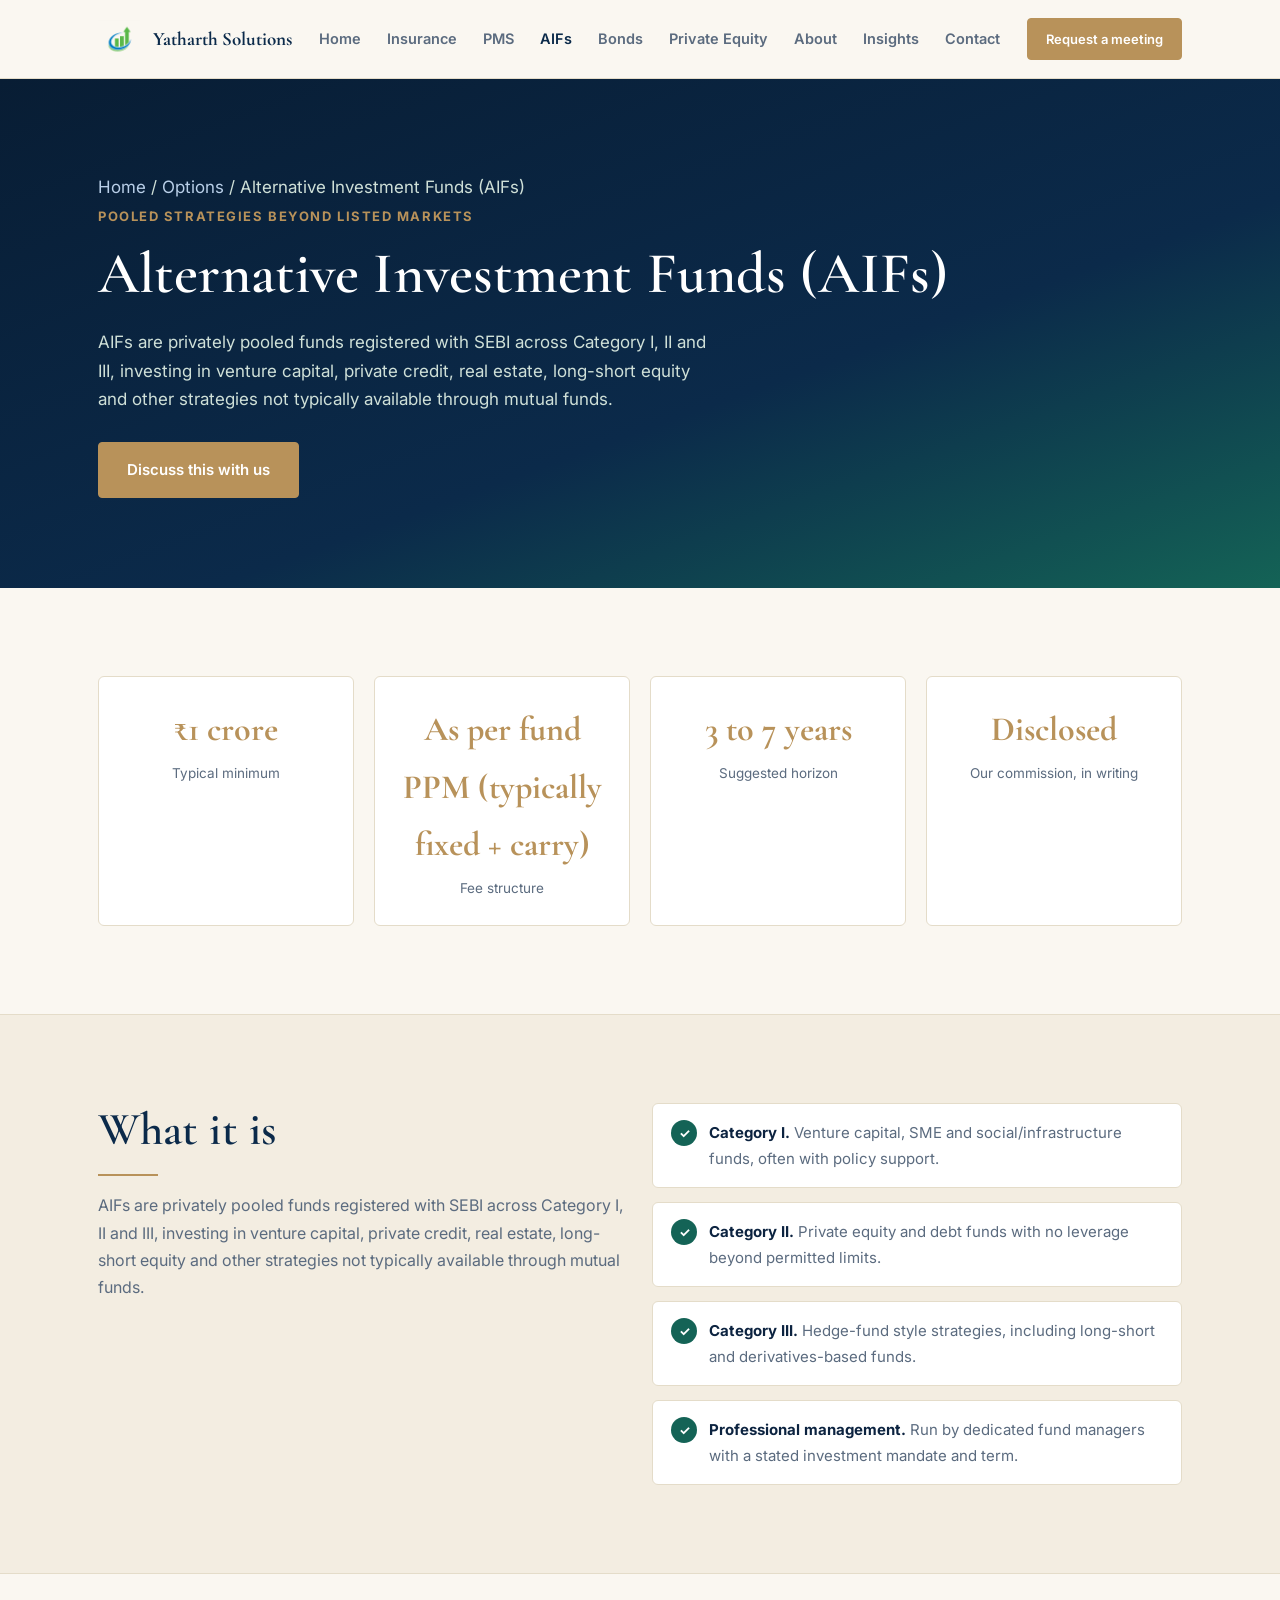
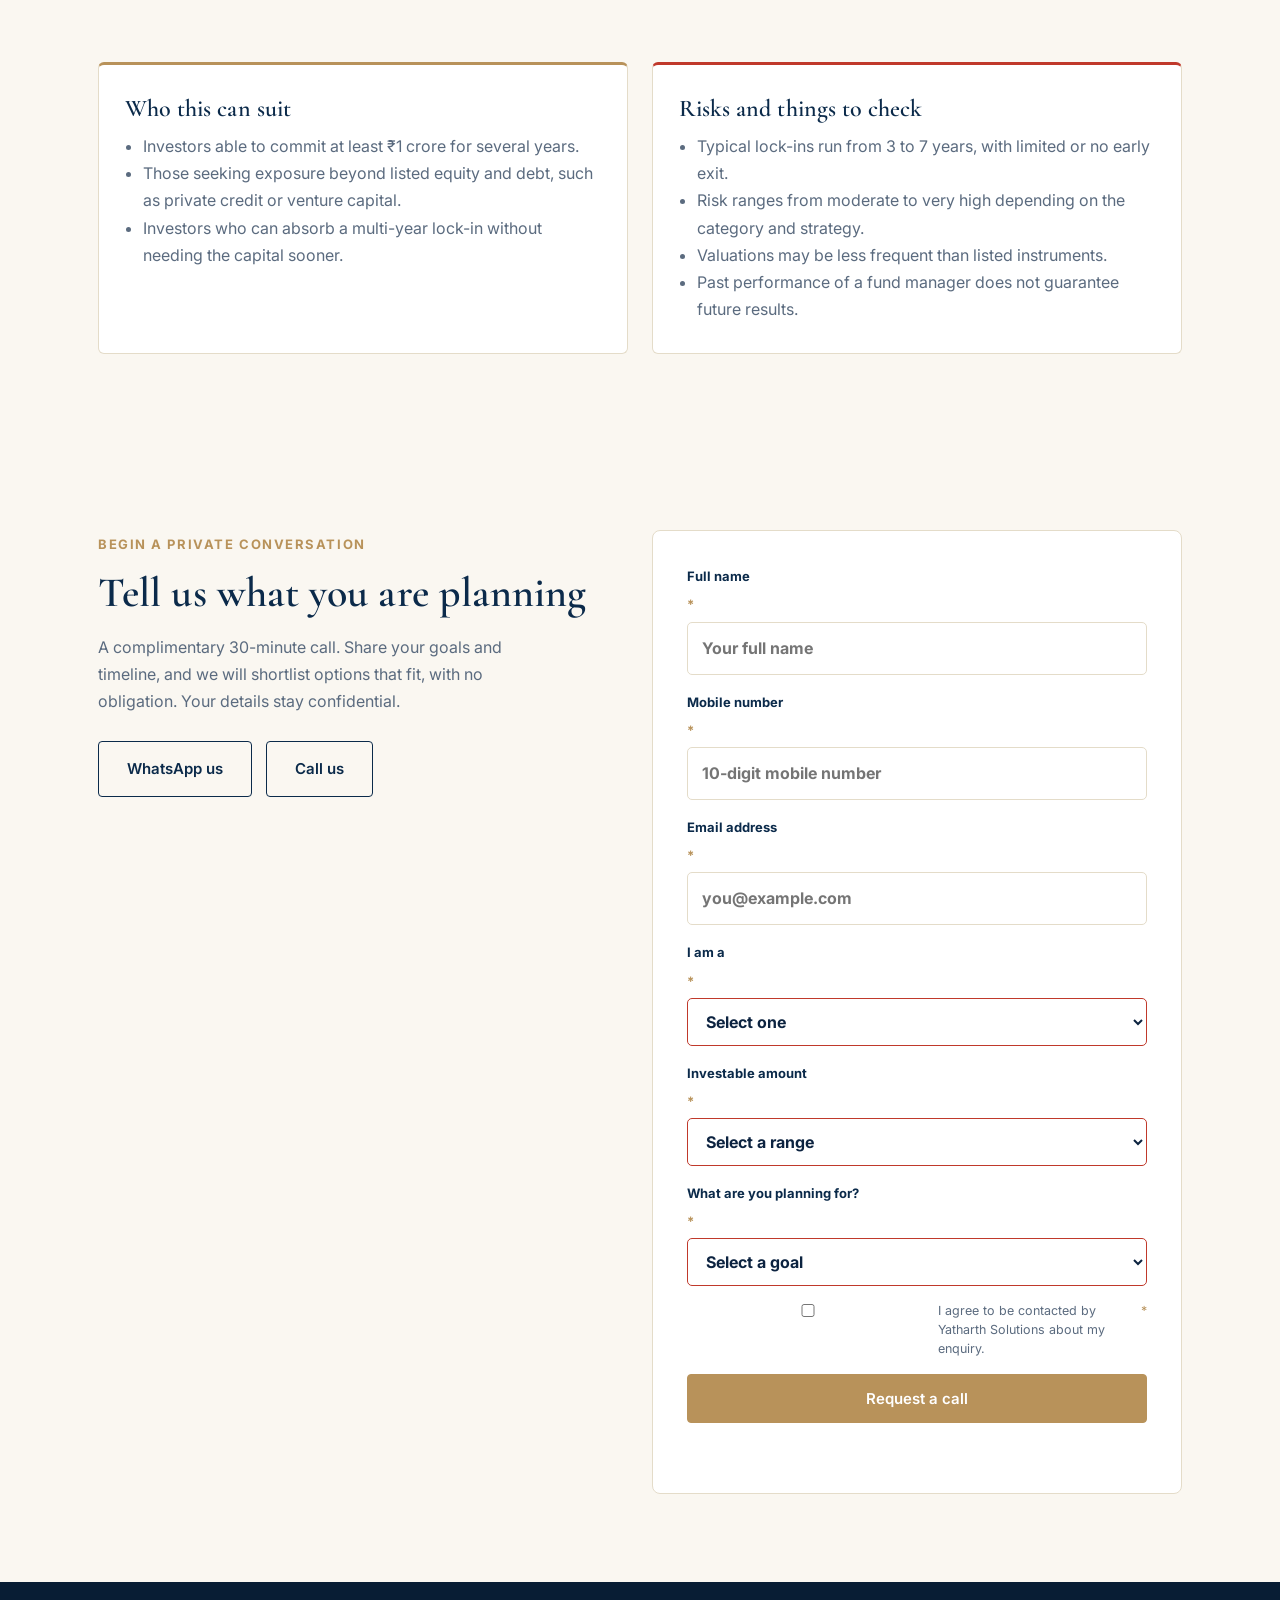
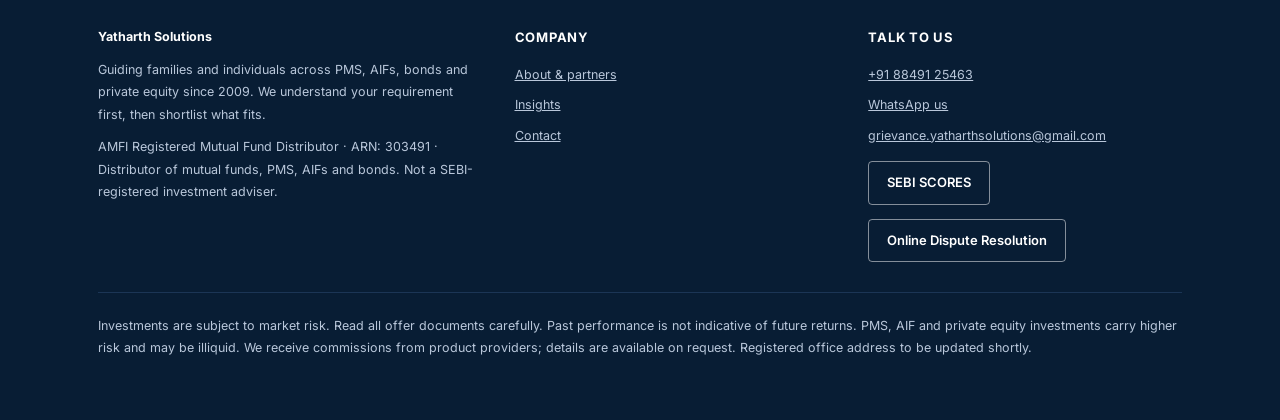
<file: aifs.html>
<!DOCTYPE html>
<html lang="en">
<head>
<meta charset="utf-8">
<meta name="viewport" content="width=device-width, initial-scale=1, viewport-fit=cover">
<title>AIF Investment in India — Category I, II &amp; III Explained | Yatharth Solutions</title>
<meta name="description" content="Understand AIF investment in India: Category I, II and III differences, typical ₹1 crore minimum, lock-in periods and risks, from Yatharth Solutions, advising since 2009.">
<link rel="canonical" href="https://www.yatharthsolutions.com/aifs.html">
<meta property="og:type" content="website">
<meta property="og:site_name" content="Yatharth Solutions">
<meta property="og:title" content="AIF Investment in India — Category I, II & III Explained | Yatharth Solutions">
<meta property="og:description" content="Understand AIF investment in India: Category I, II and III differences, typical minimum, lock-in periods and risks.">
<meta property="og:url" content="https://www.yatharthsolutions.com/aifs.html">
<meta property="og:image" content="https://www.yatharthsolutions.com/logo.png">
<meta name="twitter:card" content="summary">
<meta name="twitter:title" content="AIF Investment in India — Category I, II & III Explained | Yatharth Solutions">
<meta name="twitter:description" content="Category I, II and III AIF differences, typical minimum, lock-in periods and risks.">
<meta name="twitter:image" content="https://www.yatharthsolutions.com/logo.png">
<link rel="icon" href="data:,">
<link rel="stylesheet" href="styles.css">
<script type="application/ld+json">
{
  "@context": "https://schema.org",
  "@type": "Service",
  "serviceType": "Alternative Investment Funds (AIF) - Category I, II and III",
  "name": "AIF Distribution",
  "provider": {
    "@type": "FinancialService",
    "name": "Yatharth Solutions",
    "url": "https://www.yatharthsolutions.com/"
  },
  "areaServed": "IN",
  "description": "Alternative Investment Fund (AIF) distribution across Category I, II and III for investors in India, with a typical minimum investment of ₹1 crore."
}
</script>
</head>
<body>
<header class="top"><div class="wrap"><nav>
 <a class="logo" href="index.html"><img src="logo.png" alt="Yatharth Solutions logo"><span class="logo-text">Yatharth Solutions</span></a>
 <ul class="navlinks"><li><a href="index.html">Home</a></li><li><a href="insurance.html">Insurance</a></li><li><a href="pms.html">PMS</a></li><li><a href="aifs.html" aria-current="page">AIFs</a></li><li><a href="bonds.html">Bonds</a></li><li><a href="private-equity.html">Private Equity</a></li><li><a href="about.html">About</a></li><li><a href="blog/index.html">Insights</a></li><li><a href="contact.html">Contact</a></li><li class="navcta"><a class="btn solid sm" href="contact.html">Request a meeting</a></li></ul>
 <a class="btn solid sm cta-desktop" href="contact.html">Request a meeting</a>
 <button class="burger" aria-label="Menu" aria-expanded="false">&#9776;</button>
</nav></div></header>
<section class="pagehero"><div class="wrap">
 <p class="crumb"><a href="index.html">Home</a> / <a href="index.html#solutions">Options</a> / Alternative Investment Funds (AIFs)</p>
 <span class="eyebrow">Pooled strategies beyond listed markets</span><h1>Alternative Investment Funds (AIFs)</h1><p>AIFs are privately pooled funds registered with SEBI across Category I, II and III, investing in venture capital, private credit, real estate, long-short equity and other strategies not typically available through mutual funds.</p>
 <div class="row" style="margin-top:28px"><a class="btn solid" href="contact.html?goal=AIFs">Discuss this with us</a></div>
</div></section><section><div class="wrap">
 <div class="stats">
  <div class="stat"><b>₹1 crore</b><span>Typical minimum</span></div>
  <div class="stat"><b>As per fund PPM (typically fixed + carry)</b><span>Fee structure</span></div>
  <div class="stat"><b>3 to 7 years</b><span>Suggested horizon</span></div>
  <div class="stat"><b>Disclosed</b><span>Our commission, in writing</span></div>
 </div>
</div></section><section class="alt"><div class="wrap grid2" style="align-items:start">
 <div class="head" style="margin:0"><h2>What it is</h2><p>AIFs are privately pooled funds registered with SEBI across Category I, II and III, investing in venture capital, private credit, real estate, long-short equity and other strategies not typically available through mutual funds.</p></div>
 <ul class="checks"><li><span><b>Category I.</b> Venture capital, SME and social/infrastructure funds, often with policy support.</span></li><li><span><b>Category II.</b> Private equity and debt funds with no leverage beyond permitted limits.</span></li><li><span><b>Category III.</b> Hedge-fund style strategies, including long-short and derivatives-based funds.</span></li><li><span><b>Professional management.</b> Run by dedicated fund managers with a stated investment mandate and term.</span></li></ul>
</div></section><section><div class="wrap grid2">
 <div class="card"><h3>Who this can suit</h3><ul style="margin:0;padding-left:18px;color:var(--mute)"><li>Investors able to commit at least ₹1 crore for several years.</li><li>Those seeking exposure beyond listed equity and debt, such as private credit or venture capital.</li><li>Investors who can absorb a multi-year lock-in without needing the capital sooner.</li></ul></div>
 <div class="card" style="border-top-color:#C0392B"><h3>Risks and things to check</h3><ul style="margin:0;padding-left:18px;color:var(--mute)"><li>Typical lock-ins run from 3 to 7 years, with limited or no early exit.</li><li>Risk ranges from moderate to very high depending on the category and strategy.</li><li>Valuations may be less frequent than listed instruments.</li><li>Past performance of a fund manager does not guarantee future results.</li></ul></div>
</div></section>
<section id="contactform"><div class="wrap">
 <div class="grid2" style="align-items:start">
  <div><span class="eyebrow">Begin a private conversation</span><h2 style="font-size:clamp(28px,3.6vw,42px);color:var(--navy)">Tell us what you are planning</h2>
   <p style="color:var(--mute);max-width:44ch;margin-top:16px">A complimentary 30-minute call. Share your goals and timeline, and we will shortlist options that fit, with no obligation. Your details stay confidential.</p>
   <div class="row" style="margin-top:26px"><a class="btn" href="#" data-wa>WhatsApp us</a><a class="btn" href="#" data-call>Call us</a></div>
  </div>
  <div class="formcard">
  <form id="f" novalidate>
   <label>Full name <span class="req">*</span><input name="n" required autocomplete="name" placeholder="Your full name"></label>
   <label>Mobile number <span class="req">*</span><input name="p" type="tel" required autocomplete="tel" placeholder="10-digit mobile number"></label>
   <label>Email address <span class="req">*</span><input name="e" type="email" required autocomplete="email" placeholder="you@example.com"></label>
   <label>I am a <span class="req">*</span><select name="iam" required><option value="">Select one</option><option>HNI</option><option>UHNI</option><option>Family office</option><option>Business owner or promoter</option><option>Salaried professional</option><option>Other</option></select></label>
   <label>Investable amount <span class="req">*</span><select name="amount" required><option value="">Select a range</option><option>₹10,000 to ₹1 lakh</option><option>₹1 lakh to ₹10 lakh</option><option>₹10 lakh to ₹50 lakh</option><option>₹50 lakh to ₹1 crore</option><option>₹1 crore to ₹5 crore</option><option>₹5 crore to ₹25 crore</option><option>₹25 crore to ₹100 crore</option><option>Above ₹100 crore</option></select></label>
   <label>What are you planning for? <span class="req">*</span><select name="goal" id="goalSel" required><option value="">Select a goal</option><option>Protecting my family financially (insurance)</option><option>Regular income</option><option>Growing wealth over time</option><option>Protecting capital</option><option>Early-stage or unlisted exposure</option><option>Tax efficiency</option><option>Preserving and passing on wealth</option><option>Not sure yet</option></select></label>
   <div class="hp" aria-hidden="true"><label>Company<input name="company" tabindex="-1" autocomplete="off"></label></div>
   <label class="consent"><input type="checkbox" name="consent" required> I agree to be contacted by Yatharth Solutions about my enquiry. <span class="req">*</span></label>
   <button class="btn solid" type="submit">Request a call</button>
   <p class="note" id="msg" role="status"></p>
  </form>
  </div>
 </div>
</div></section>
<footer><div class="wrap">
 <div class="fgrid">
  <div><p><strong>Yatharth Solutions</strong></p><p>Guiding families and individuals across PMS, AIFs, bonds and private equity since 2009. We understand your requirement first, then shortlist what fits.</p>
   <p>AMFI Registered Mutual Fund Distributor · ARN: 303491 · Distributor of mutual funds, PMS, AIFs and bonds. Not a SEBI-registered investment adviser.</p></div>
  <div><h4>Company</h4><ul><li><a href="about.html">About &amp; partners</a></li><li><a href="blog/index.html">Insights</a></li><li><a href="contact.html">Contact</a></li></ul></div>
  <div><h4>Talk to us</h4><ul>
   <li><a href="tel:+918849125463">+91 88491 25463</a></li>
   <li><a href="#" data-wa>WhatsApp us</a></li>
   <li><a href="mailto:grievance.yatharthsolutions@gmail.com">grievance.yatharthsolutions@gmail.com</a></li>
  </ul>
  <div class="row" style="margin-top:14px"><a class="btn sm ghost" href="https://scores.sebi.gov.in/" target="_blank" rel="noopener noreferrer">SEBI SCORES</a><a class="btn sm ghost" href="https://smartodr.in/login" target="_blank" rel="noopener noreferrer">Online Dispute Resolution</a></div>
  </div>
 </div>
 <div class="fdisc"><p>Investments are subject to market risk. Read all offer documents carefully. Past performance is not indicative of future returns. PMS, AIF and private equity investments carry higher risk and may be illiquid. We receive commissions from product providers; details are available on request. Registered office address to be updated shortly.</p></div>
</div></footer>
<script src="app.js"></script>
</body>
</html>
</file>
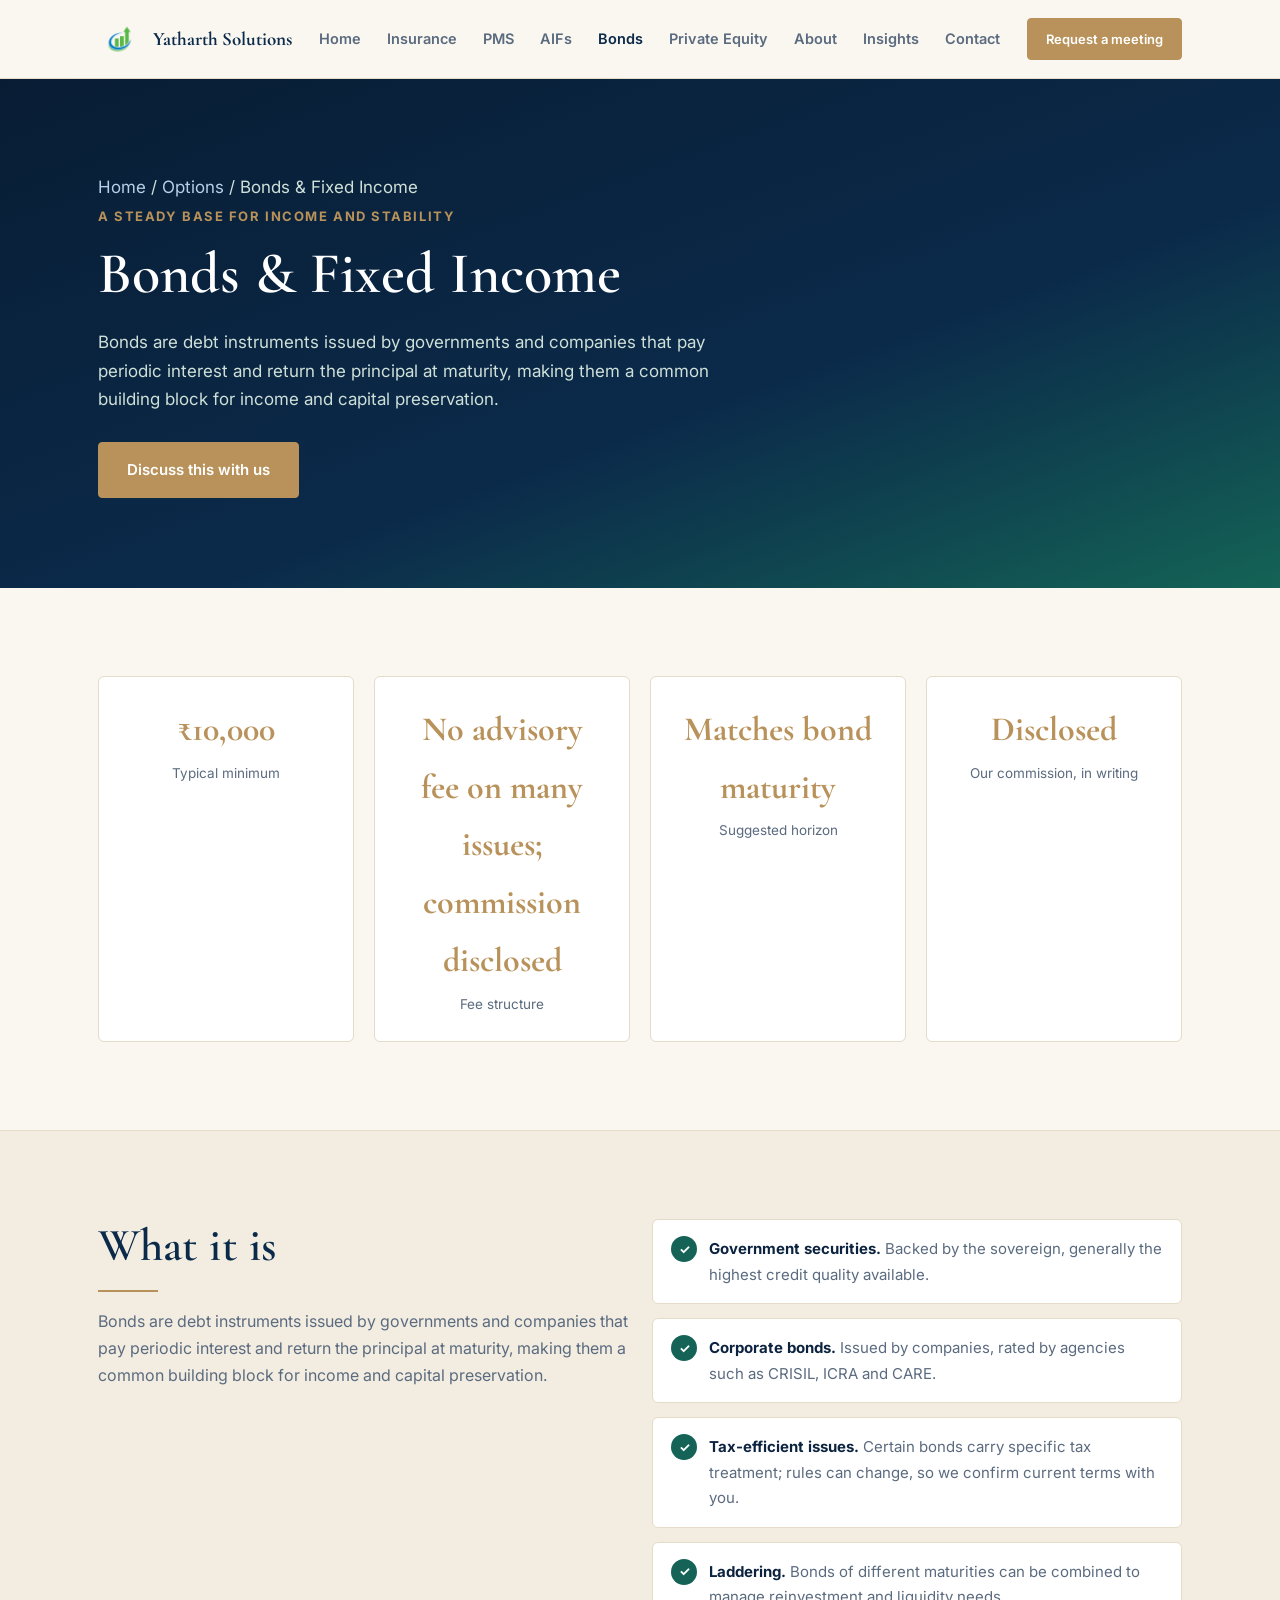
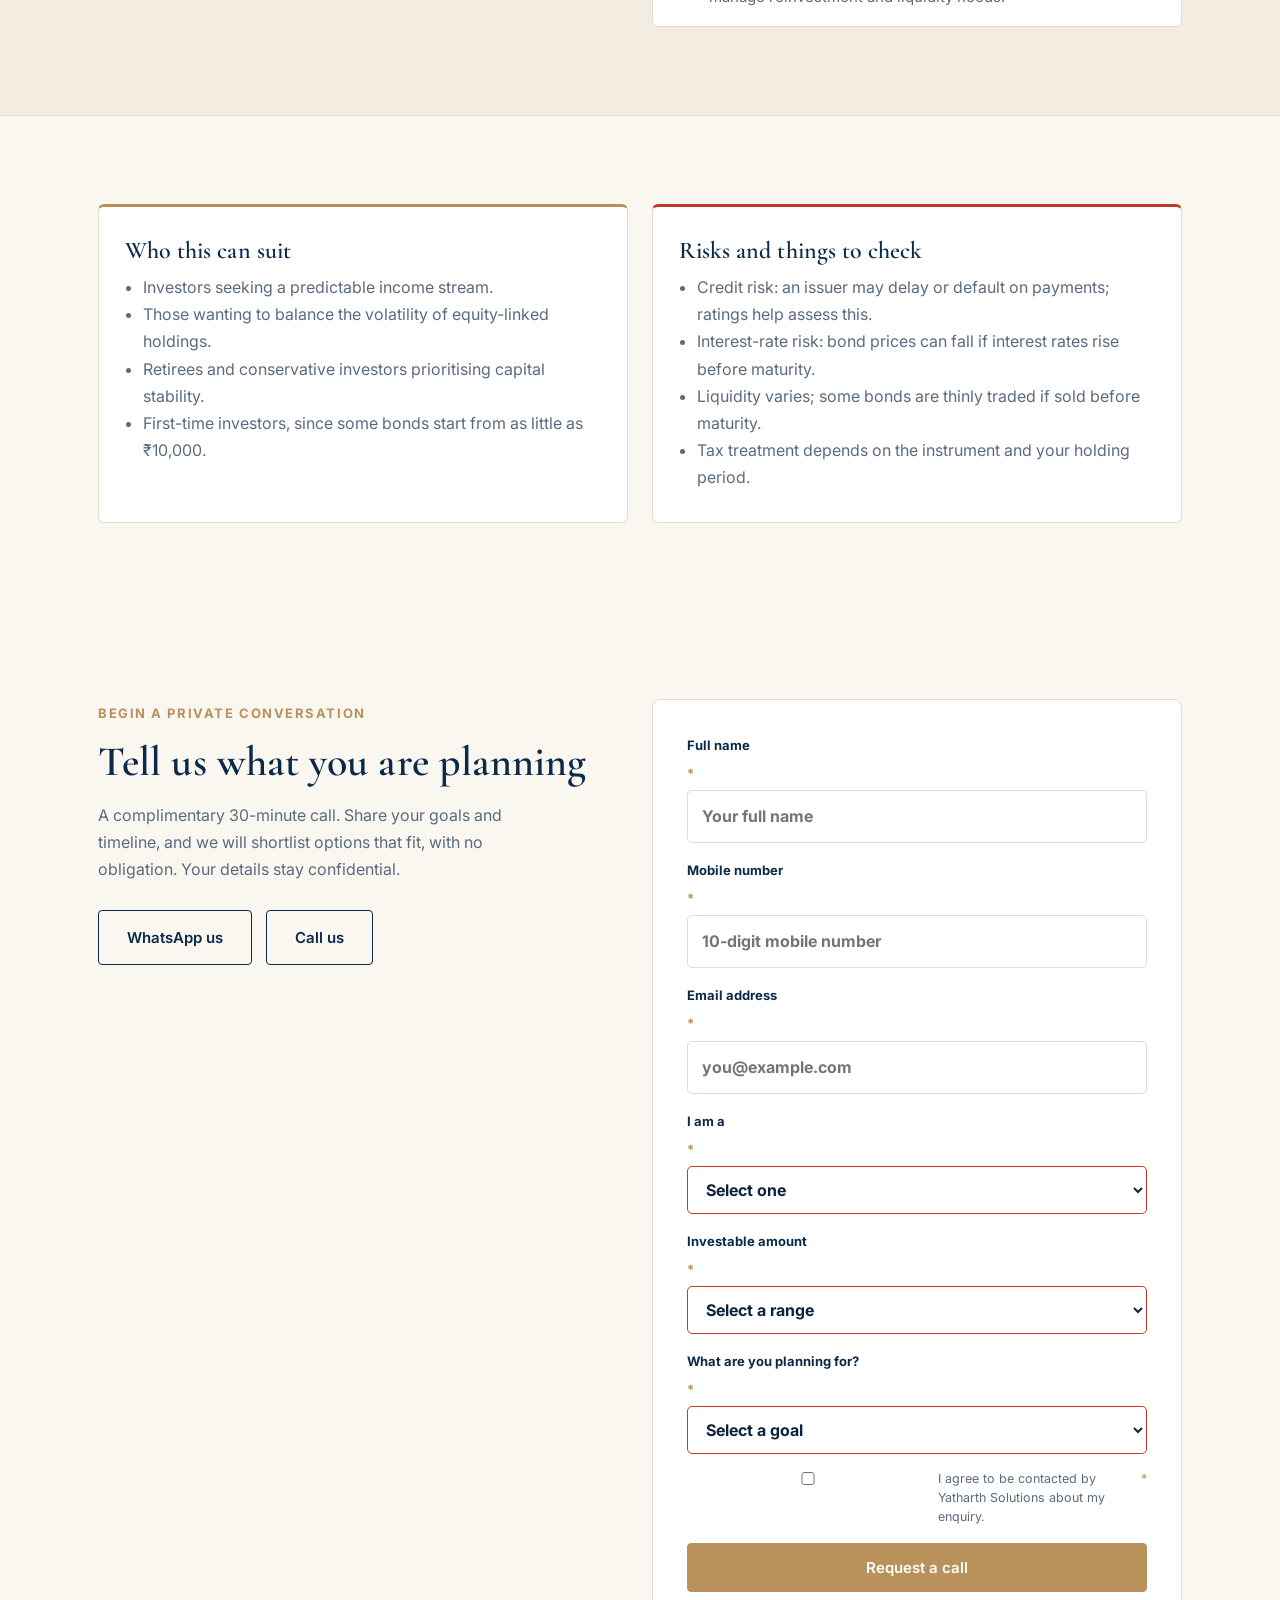
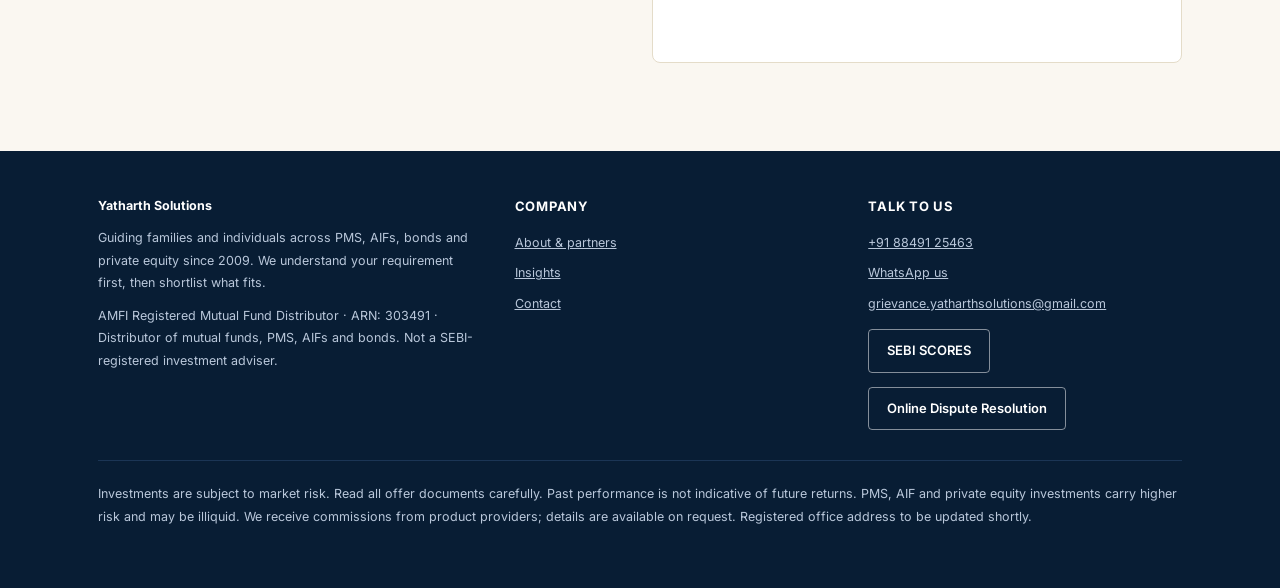
<file: bonds.html>
<!DOCTYPE html>
<html lang="en">
<head>
<meta charset="utf-8">
<meta name="viewport" content="width=device-width, initial-scale=1, viewport-fit=cover">
<title>Best Bonds to Invest in India — Govt &amp; Corporate Bonds | Yatharth Solutions</title>
<meta name="description" content="Compare government securities and rated corporate bonds in India, starting from ₹10,000. Understand ratings, yield and risk before you invest, from Yatharth Solutions, since 2009.">
<link rel="canonical" href="https://www.yatharthsolutions.com/bonds.html">
<meta property="og:type" content="website">
<meta property="og:site_name" content="Yatharth Solutions">
<meta property="og:title" content="Best Bonds to Invest in India — Govt & Corporate Bonds | Yatharth Solutions">
<meta property="og:description" content="Compare government securities and rated corporate bonds in India, starting from ₹10,000. Understand ratings, yield and risk before you invest.">
<meta property="og:url" content="https://www.yatharthsolutions.com/bonds.html">
<meta property="og:image" content="https://www.yatharthsolutions.com/logo.png">
<meta name="twitter:card" content="summary">
<meta name="twitter:title" content="Best Bonds to Invest in India — Govt & Corporate Bonds | Yatharth Solutions">
<meta name="twitter:description" content="Government securities and rated corporate bonds in India, starting from ₹10,000.">
<meta name="twitter:image" content="https://www.yatharthsolutions.com/logo.png">
<link rel="icon" href="data:,">
<link rel="stylesheet" href="styles.css">
<script type="application/ld+json">
{
  "@context": "https://schema.org",
  "@type": "Service",
  "serviceType": "Bonds and Fixed Income",
  "name": "Bond Distribution",
  "provider": {
    "@type": "FinancialService",
    "name": "Yatharth Solutions",
    "url": "https://www.yatharthsolutions.com/"
  },
  "areaServed": "IN",
  "description": "Government and corporate bond distribution for investors in India, with a typical minimum investment of ₹10,000."
}
</script>
</head>
<body>
<header class="top"><div class="wrap"><nav>
 <a class="logo" href="index.html"><img src="logo.png" alt="Yatharth Solutions logo"><span class="logo-text">Yatharth Solutions</span></a>
 <ul class="navlinks"><li><a href="index.html">Home</a></li><li><a href="insurance.html">Insurance</a></li><li><a href="pms.html">PMS</a></li><li><a href="aifs.html">AIFs</a></li><li><a href="bonds.html" aria-current="page">Bonds</a></li><li><a href="private-equity.html">Private Equity</a></li><li><a href="about.html">About</a></li><li><a href="blog/index.html">Insights</a></li><li><a href="contact.html">Contact</a></li><li class="navcta"><a class="btn solid sm" href="contact.html">Request a meeting</a></li></ul>
 <a class="btn solid sm cta-desktop" href="contact.html">Request a meeting</a>
 <button class="burger" aria-label="Menu" aria-expanded="false">&#9776;</button>
</nav></div></header>
<section class="pagehero"><div class="wrap">
 <p class="crumb"><a href="index.html">Home</a> / <a href="index.html#solutions">Options</a> / Bonds & Fixed Income</p>
 <span class="eyebrow">A steady base for income and stability</span><h1>Bonds & Fixed Income</h1><p>Bonds are debt instruments issued by governments and companies that pay periodic interest and return the principal at maturity, making them a common building block for income and capital preservation.</p>
 <div class="row" style="margin-top:28px"><a class="btn solid" href="contact.html?goal=Regular+income">Discuss this with us</a></div>
</div></section><section><div class="wrap">
 <div class="stats">
  <div class="stat"><b>₹10,000</b><span>Typical minimum</span></div>
  <div class="stat"><b>No advisory fee on many issues; commission disclosed</b><span>Fee structure</span></div>
  <div class="stat"><b>Matches bond maturity</b><span>Suggested horizon</span></div>
  <div class="stat"><b>Disclosed</b><span>Our commission, in writing</span></div>
 </div>
</div></section><section class="alt"><div class="wrap grid2" style="align-items:start">
 <div class="head" style="margin:0"><h2>What it is</h2><p>Bonds are debt instruments issued by governments and companies that pay periodic interest and return the principal at maturity, making them a common building block for income and capital preservation.</p></div>
 <ul class="checks"><li><span><b>Government securities.</b> Backed by the sovereign, generally the highest credit quality available.</span></li><li><span><b>Corporate bonds.</b> Issued by companies, rated by agencies such as CRISIL, ICRA and CARE.</span></li><li><span><b>Tax-efficient issues.</b> Certain bonds carry specific tax treatment; rules can change, so we confirm current terms with you.</span></li><li><span><b>Laddering.</b> Bonds of different maturities can be combined to manage reinvestment and liquidity needs.</span></li></ul>
</div></section><section><div class="wrap grid2">
 <div class="card"><h3>Who this can suit</h3><ul style="margin:0;padding-left:18px;color:var(--mute)"><li>Investors seeking a predictable income stream.</li><li>Those wanting to balance the volatility of equity-linked holdings.</li><li>Retirees and conservative investors prioritising capital stability.</li><li>First-time investors, since some bonds start from as little as ₹10,000.</li></ul></div>
 <div class="card" style="border-top-color:#C0392B"><h3>Risks and things to check</h3><ul style="margin:0;padding-left:18px;color:var(--mute)"><li>Credit risk: an issuer may delay or default on payments; ratings help assess this.</li><li>Interest-rate risk: bond prices can fall if interest rates rise before maturity.</li><li>Liquidity varies; some bonds are thinly traded if sold before maturity.</li><li>Tax treatment depends on the instrument and your holding period.</li></ul></div>
</div></section>
<section id="contactform"><div class="wrap">
 <div class="grid2" style="align-items:start">
  <div><span class="eyebrow">Begin a private conversation</span><h2 style="font-size:clamp(28px,3.6vw,42px);color:var(--navy)">Tell us what you are planning</h2>
   <p style="color:var(--mute);max-width:44ch;margin-top:16px">A complimentary 30-minute call. Share your goals and timeline, and we will shortlist options that fit, with no obligation. Your details stay confidential.</p>
   <div class="row" style="margin-top:26px"><a class="btn" href="#" data-wa>WhatsApp us</a><a class="btn" href="#" data-call>Call us</a></div>
  </div>
  <div class="formcard">
  <form id="f" novalidate>
   <label>Full name <span class="req">*</span><input name="n" required autocomplete="name" placeholder="Your full name"></label>
   <label>Mobile number <span class="req">*</span><input name="p" type="tel" required autocomplete="tel" placeholder="10-digit mobile number"></label>
   <label>Email address <span class="req">*</span><input name="e" type="email" required autocomplete="email" placeholder="you@example.com"></label>
   <label>I am a <span class="req">*</span><select name="iam" required><option value="">Select one</option><option>HNI</option><option>UHNI</option><option>Family office</option><option>Business owner or promoter</option><option>Salaried professional</option><option>Other</option></select></label>
   <label>Investable amount <span class="req">*</span><select name="amount" required><option value="">Select a range</option><option>₹10,000 to ₹1 lakh</option><option>₹1 lakh to ₹10 lakh</option><option>₹10 lakh to ₹50 lakh</option><option>₹50 lakh to ₹1 crore</option><option>₹1 crore to ₹5 crore</option><option>₹5 crore to ₹25 crore</option><option>₹25 crore to ₹100 crore</option><option>Above ₹100 crore</option></select></label>
   <label>What are you planning for? <span class="req">*</span><select name="goal" id="goalSel" required><option value="">Select a goal</option><option>Protecting my family financially (insurance)</option><option>Regular income</option><option>Growing wealth over time</option><option>Protecting capital</option><option>Early-stage or unlisted exposure</option><option>Tax efficiency</option><option>Preserving and passing on wealth</option><option>Not sure yet</option></select></label>
   <div class="hp" aria-hidden="true"><label>Company<input name="company" tabindex="-1" autocomplete="off"></label></div>
   <label class="consent"><input type="checkbox" name="consent" required> I agree to be contacted by Yatharth Solutions about my enquiry. <span class="req">*</span></label>
   <button class="btn solid" type="submit">Request a call</button>
   <p class="note" id="msg" role="status"></p>
  </form>
  </div>
 </div>
</div></section>
<footer><div class="wrap">
 <div class="fgrid">
  <div><p><strong>Yatharth Solutions</strong></p><p>Guiding families and individuals across PMS, AIFs, bonds and private equity since 2009. We understand your requirement first, then shortlist what fits.</p>
   <p>AMFI Registered Mutual Fund Distributor · ARN: 303491 · Distributor of mutual funds, PMS, AIFs and bonds. Not a SEBI-registered investment adviser.</p></div>
  <div><h4>Company</h4><ul><li><a href="about.html">About &amp; partners</a></li><li><a href="blog/index.html">Insights</a></li><li><a href="contact.html">Contact</a></li></ul></div>
  <div><h4>Talk to us</h4><ul>
   <li><a href="tel:+918849125463">+91 88491 25463</a></li>
   <li><a href="#" data-wa>WhatsApp us</a></li>
   <li><a href="mailto:grievance.yatharthsolutions@gmail.com">grievance.yatharthsolutions@gmail.com</a></li>
  </ul>
  <div class="row" style="margin-top:14px"><a class="btn sm ghost" href="https://scores.sebi.gov.in/" target="_blank" rel="noopener noreferrer">SEBI SCORES</a><a class="btn sm ghost" href="https://smartodr.in/login" target="_blank" rel="noopener noreferrer">Online Dispute Resolution</a></div>
  </div>
 </div>
 <div class="fdisc"><p>Investments are subject to market risk. Read all offer documents carefully. Past performance is not indicative of future returns. PMS, AIF and private equity investments carry higher risk and may be illiquid. We receive commissions from product providers; details are available on request. Registered office address to be updated shortly.</p></div>
</div></footer>
<script src="app.js"></script>
</body>
</html>
</file>
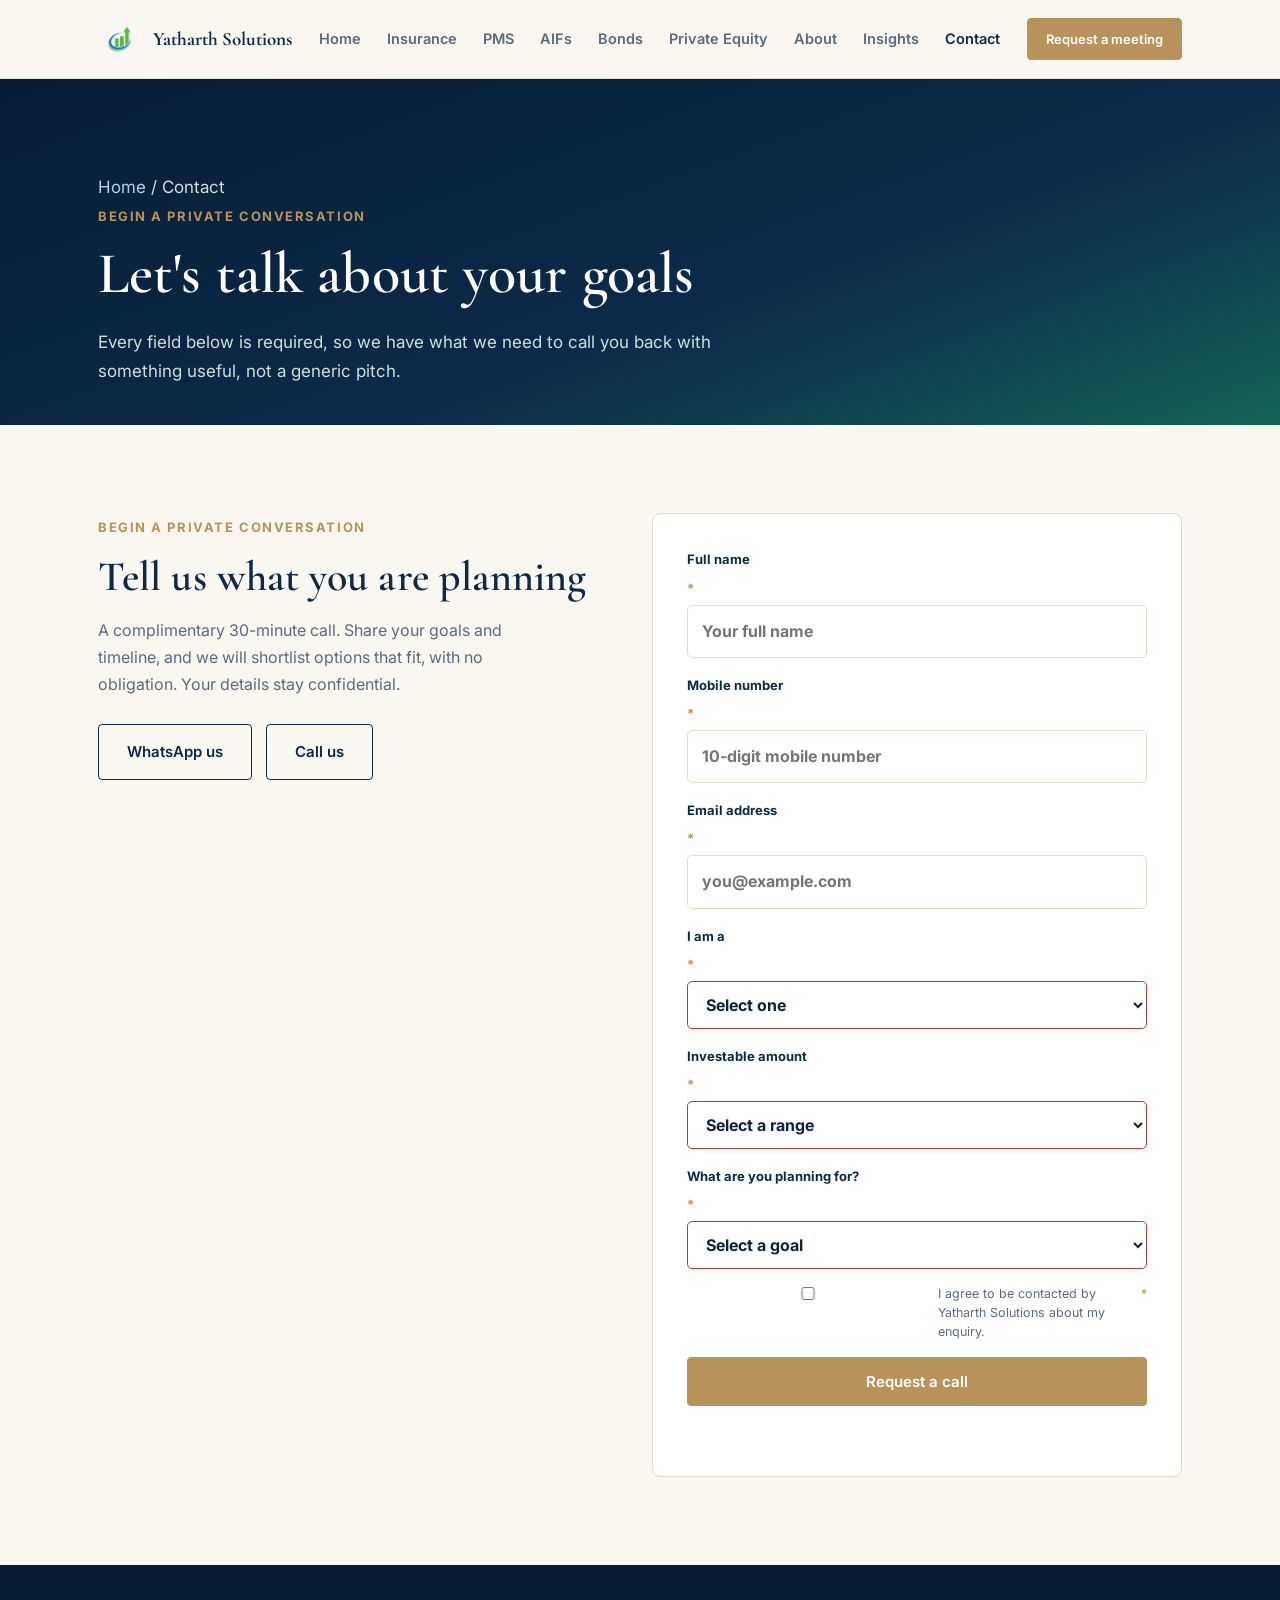
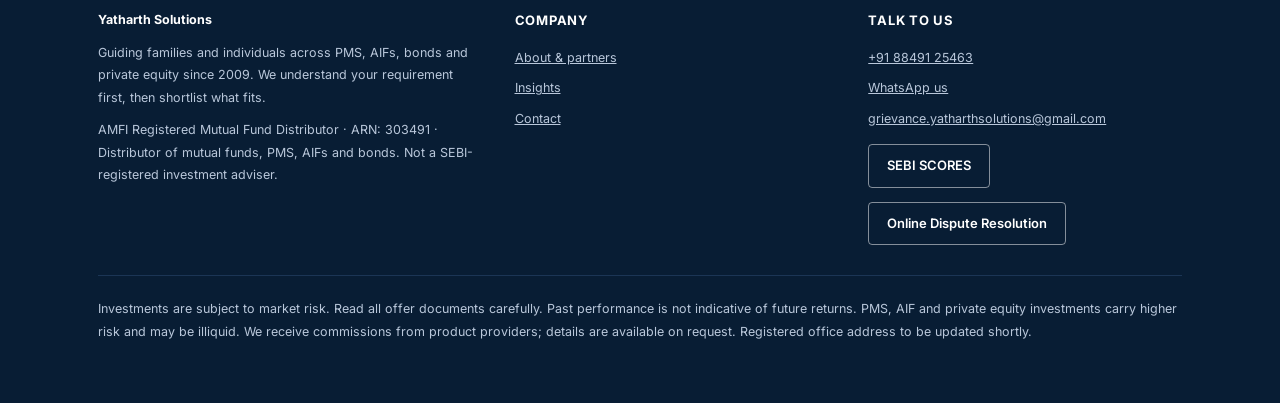
<file: contact.html>
<!DOCTYPE html>
<html lang="en">
<head>
<meta charset="utf-8">
<meta name="viewport" content="width=device-width, initial-scale=1, viewport-fit=cover">
<title>Contact Yatharth Solutions — Book a Free Investment Consultation</title>
<meta name="description" content="Get in touch with Yatharth Solutions for a complimentary 30-minute consultation on insurance, PMS, AIFs, bonds or private equity. Call, WhatsApp or request a call back.">
<link rel="canonical" href="https://www.yatharthsolutions.com/contact.html">
<meta property="og:type" content="website">
<meta property="og:site_name" content="Yatharth Solutions">
<meta property="og:title" content="Contact Yatharth Solutions — Book a Free Investment Consultation">
<meta property="og:description" content="Get in touch for a complimentary 30-minute consultation on insurance, PMS, AIFs, bonds or private equity.">
<meta property="og:url" content="https://www.yatharthsolutions.com/contact.html">
<meta property="og:image" content="https://www.yatharthsolutions.com/logo.png">
<meta name="twitter:card" content="summary">
<meta name="twitter:title" content="Contact Yatharth Solutions — Book a Free Investment Consultation">
<meta name="twitter:description" content="Get in touch for a complimentary 30-minute consultation.">
<meta name="twitter:image" content="https://www.yatharthsolutions.com/logo.png">
<link rel="icon" href="data:,">
<link rel="stylesheet" href="styles.css">
<script type="application/ld+json">
{
  "@context": "https://schema.org",
  "@type": "ContactPage",
  "mainEntity": {
    "@type": "FinancialService",
    "name": "Yatharth Solutions",
    "url": "https://www.yatharthsolutions.com/",
    "contactPoint": {
      "@type": "ContactPoint",
      "telephone": "+91-88491-25463",
      "email": "grievance.yatharthsolutions@gmail.com",
      "contactType": "customer service",
      "areaServed": "IN"
    }
  }
}
</script>
</head>
<body>
<header class="top"><div class="wrap"><nav>
 <a class="logo" href="index.html"><img src="logo.png" alt="Yatharth Solutions logo"><span class="logo-text">Yatharth Solutions</span></a>
 <ul class="navlinks"><li><a href="index.html">Home</a></li><li><a href="insurance.html">Insurance</a></li><li><a href="pms.html">PMS</a></li><li><a href="aifs.html">AIFs</a></li><li><a href="bonds.html">Bonds</a></li><li><a href="private-equity.html">Private Equity</a></li><li><a href="about.html">About</a></li><li><a href="blog/index.html">Insights</a></li><li><a href="contact.html" aria-current="page">Contact</a></li><li class="navcta"><a class="btn solid sm" href="contact.html">Request a meeting</a></li></ul>
 <a class="btn solid sm cta-desktop" href="contact.html">Request a meeting</a>
 <button class="burger" aria-label="Menu" aria-expanded="false">&#9776;</button>
</nav></div></header>
<section class="pagehero" style="padding-bottom:40px"><div class="wrap">
 <p class="crumb"><a href="index.html">Home</a> / Contact</p>
 <span class="eyebrow">Begin a private conversation</span><h1>Let's talk about your goals</h1>
 <p>Every field below is required, so we have what we need to call you back with something useful, not a generic pitch.</p>
</div></section>
<section id="contactform"><div class="wrap">
 <div class="grid2" style="align-items:start">
  <div><span class="eyebrow">Begin a private conversation</span><h2 style="font-size:clamp(28px,3.6vw,42px);color:var(--navy)">Tell us what you are planning</h2>
   <p style="color:var(--mute);max-width:44ch;margin-top:16px">A complimentary 30-minute call. Share your goals and timeline, and we will shortlist options that fit, with no obligation. Your details stay confidential.</p>
   <div class="row" style="margin-top:26px"><a class="btn" href="#" data-wa>WhatsApp us</a><a class="btn" href="#" data-call>Call us</a></div>
  </div>
  <div class="formcard">
  <form id="f" novalidate>
   <label>Full name <span class="req">*</span><input name="n" required autocomplete="name" placeholder="Your full name"></label>
   <label>Mobile number <span class="req">*</span><input name="p" type="tel" required autocomplete="tel" placeholder="10-digit mobile number"></label>
   <label>Email address <span class="req">*</span><input name="e" type="email" required autocomplete="email" placeholder="you@example.com"></label>
   <label>I am a <span class="req">*</span><select name="iam" required><option value="">Select one</option><option>HNI</option><option>UHNI</option><option>Family office</option><option>Business owner or promoter</option><option>Salaried professional</option><option>Other</option></select></label>
   <label>Investable amount <span class="req">*</span><select name="amount" required><option value="">Select a range</option><option>₹10,000 to ₹1 lakh</option><option>₹1 lakh to ₹10 lakh</option><option>₹10 lakh to ₹50 lakh</option><option>₹50 lakh to ₹1 crore</option><option>₹1 crore to ₹5 crore</option><option>₹5 crore to ₹25 crore</option><option>₹25 crore to ₹100 crore</option><option>Above ₹100 crore</option></select></label>
   <label>What are you planning for? <span class="req">*</span><select name="goal" id="goalSel" required><option value="">Select a goal</option><option>Protecting my family financially (insurance)</option><option>Regular income</option><option>Growing wealth over time</option><option>Protecting capital</option><option>Early-stage or unlisted exposure</option><option>Tax efficiency</option><option>Preserving and passing on wealth</option><option>Not sure yet</option></select></label>
   <div class="hp" aria-hidden="true"><label>Company<input name="company" tabindex="-1" autocomplete="off"></label></div>
   <label class="consent"><input type="checkbox" name="consent" required> I agree to be contacted by Yatharth Solutions about my enquiry. <span class="req">*</span></label>
   <button class="btn solid" type="submit">Request a call</button>
   <p class="note" id="msg" role="status"></p>
  </form>
  </div>
 </div>
</div></section>
<footer><div class="wrap">
 <div class="fgrid">
  <div><p><strong>Yatharth Solutions</strong></p><p>Guiding families and individuals across PMS, AIFs, bonds and private equity since 2009. We understand your requirement first, then shortlist what fits.</p>
   <p>AMFI Registered Mutual Fund Distributor · ARN: 303491 · Distributor of mutual funds, PMS, AIFs and bonds. Not a SEBI-registered investment adviser.</p></div>
  <div><h4>Company</h4><ul><li><a href="about.html">About &amp; partners</a></li><li><a href="blog/index.html">Insights</a></li><li><a href="contact.html">Contact</a></li></ul></div>
  <div><h4>Talk to us</h4><ul>
   <li><a href="tel:+918849125463">+91 88491 25463</a></li>
   <li><a href="#" data-wa>WhatsApp us</a></li>
   <li><a href="mailto:grievance.yatharthsolutions@gmail.com">grievance.yatharthsolutions@gmail.com</a></li>
  </ul>
  <div class="row" style="margin-top:14px"><a class="btn sm ghost" href="https://scores.sebi.gov.in/" target="_blank" rel="noopener noreferrer">SEBI SCORES</a><a class="btn sm ghost" href="https://smartodr.in/login" target="_blank" rel="noopener noreferrer">Online Dispute Resolution</a></div>
  </div>
 </div>
 <div class="fdisc"><p>Investments are subject to market risk. Read all offer documents carefully. Past performance is not indicative of future returns. PMS, AIF and private equity investments carry higher risk and may be illiquid. We receive commissions from product providers; details are available on request. Registered office address to be updated shortly.</p></div>
</div></footer>
<script src="app.js"></script>
</body>
</html>
</file>
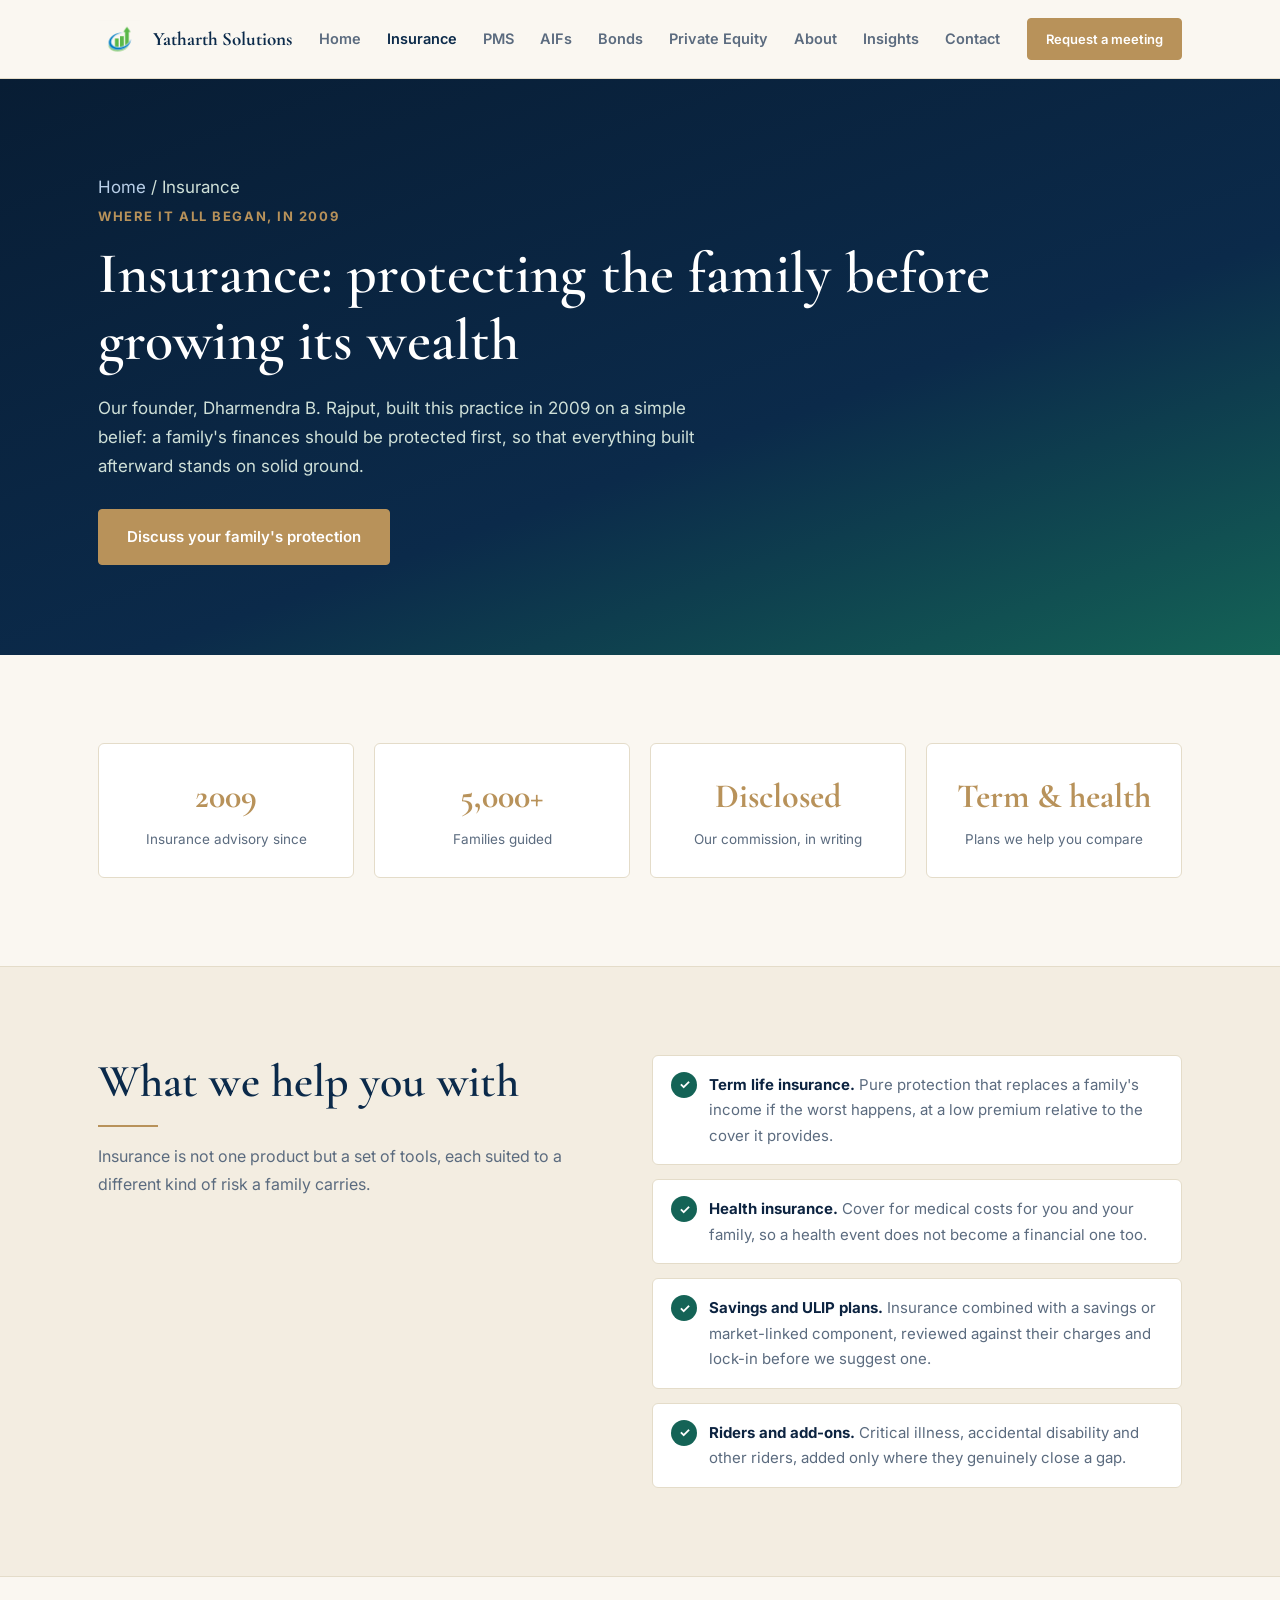
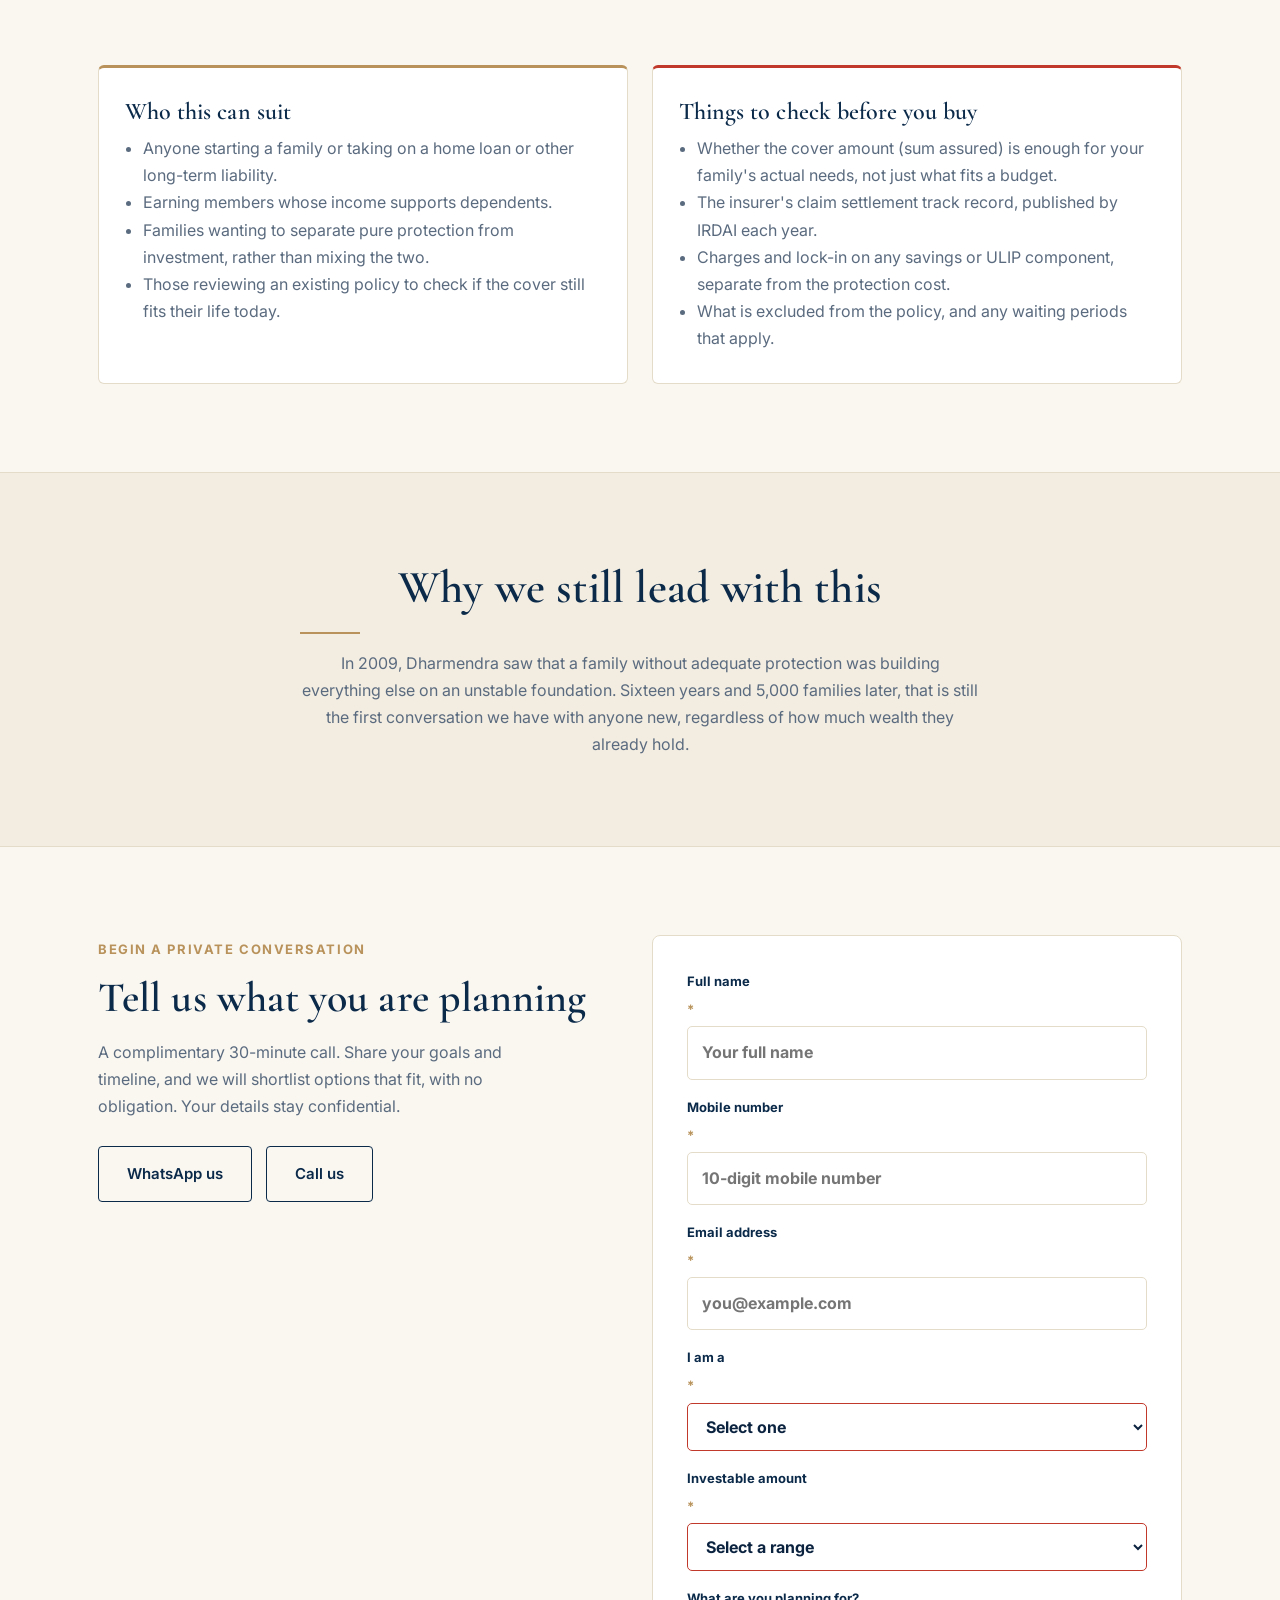
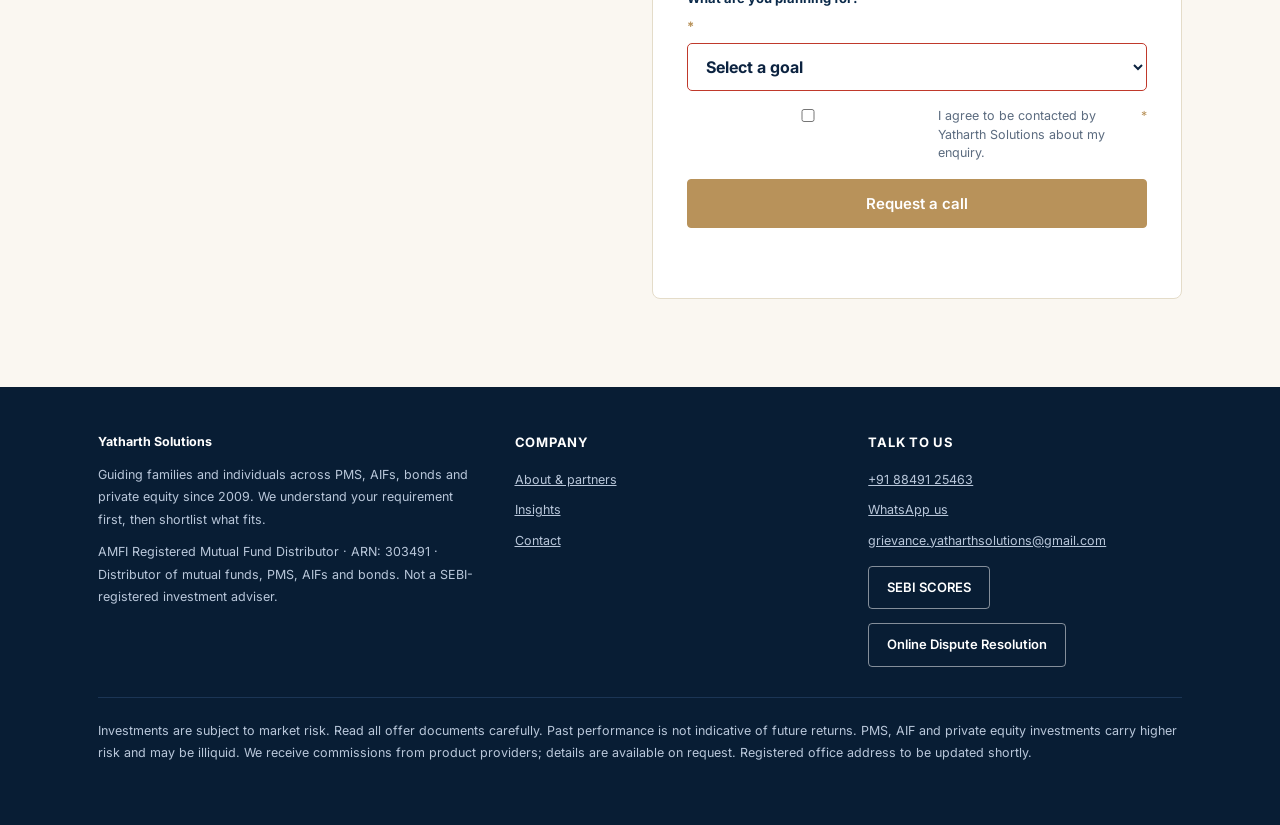
<file: insurance.html>
<!DOCTYPE html>
<html lang="en">
<head>
<meta charset="utf-8">
<meta name="viewport" content="width=device-width, initial-scale=1, viewport-fit=cover">
<title>Term &amp; Health Insurance Advisor in India | Yatharth Solutions</title>
<meta name="description" content="Yatharth Solutions has guided families on term life, health and savings insurance since 2009. We help you compare cover, understand charges, and protect your family's finances first.">
<link rel="canonical" href="https://www.yatharthsolutions.com/insurance.html">
<meta property="og:type" content="website">
<meta property="og:site_name" content="Yatharth Solutions">
<meta property="og:title" content="Term & Health Insurance Advisor in India | Yatharth Solutions">
<meta property="og:description" content="Yatharth Solutions has guided families on term life, health and savings insurance since 2009. We help you compare cover, understand charges, and protect your family's finances first.">
<meta property="og:url" content="https://www.yatharthsolutions.com/insurance.html">
<meta property="og:image" content="https://www.yatharthsolutions.com/logo.png">
<meta name="twitter:card" content="summary">
<meta name="twitter:title" content="Term & Health Insurance Advisor in India | Yatharth Solutions">
<meta name="twitter:description" content="Yatharth Solutions has guided families on term life, health and savings insurance since 2009.">
<meta name="twitter:image" content="https://www.yatharthsolutions.com/logo.png">
<link rel="icon" href="data:,">
<link rel="stylesheet" href="styles.css">
<script type="application/ld+json">
{
  "@context": "https://schema.org",
  "@type": "Service",
  "serviceType": "Term Life Insurance, Health Insurance and Savings Plans",
  "name": "Insurance Advisory",
  "provider": {
    "@type": "FinancialService",
    "name": "Yatharth Solutions",
    "url": "https://www.yatharthsolutions.com/"
  },
  "areaServed": "IN",
  "description": "Term life insurance, health insurance and ULIP savings plan advisory for families across India, founded in 2009."
}
</script>
</head>
<body>
<header class="top"><div class="wrap"><nav>
 <a class="logo" href="index.html"><img src="logo.png" alt="Yatharth Solutions logo"><span class="logo-text">Yatharth Solutions</span></a>
 <ul class="navlinks"><li><a href="index.html">Home</a></li><li><a href="insurance.html" aria-current="page">Insurance</a></li><li><a href="pms.html">PMS</a></li><li><a href="aifs.html">AIFs</a></li><li><a href="bonds.html">Bonds</a></li><li><a href="private-equity.html">Private Equity</a></li><li><a href="about.html">About</a></li><li><a href="blog/index.html">Insights</a></li><li><a href="contact.html">Contact</a></li><li class="navcta"><a class="btn solid sm" href="contact.html">Request a meeting</a></li></ul>
 <a class="btn solid sm cta-desktop" href="contact.html">Request a meeting</a>
 <button class="burger" aria-label="Menu" aria-expanded="false">&#9776;</button>
</nav></div></header>
<section class="pagehero"><div class="wrap">
 <p class="crumb"><a href="index.html">Home</a> / Insurance</p>
 <span class="eyebrow">Where it all began, in 2009</span><h1>Insurance: protecting the family before growing its wealth</h1>
 <p>Our founder, Dharmendra B. Rajput, built this practice in 2009 on a simple belief: a family's finances should be protected first, so that everything built afterward stands on solid ground.</p>
 <div class="row" style="margin-top:28px"><a class="btn solid" href="contact.html?goal=Protecting+my+family+financially+(insurance)">Discuss your family's protection</a></div>
</div></section><section><div class="wrap">
 <div class="stats">
  <div class="stat"><b>2009</b><span>Insurance advisory since</span></div>
  <div class="stat"><b>5,000+</b><span>Families guided</span></div>
  <div class="stat"><b>Disclosed</b><span>Our commission, in writing</span></div>
  <div class="stat"><b>Term &amp; health</b><span>Plans we help you compare</span></div>
 </div>
</div></section><section class="alt"><div class="wrap grid2" style="align-items:start">
 <div class="head" style="margin:0"><h2>What we help you with</h2><p>Insurance is not one product but a set of tools, each suited to a different kind of risk a family carries.</p></div>
 <ul class="checks">
  <li><span><b>Term life insurance.</b> Pure protection that replaces a family's income if the worst happens, at a low premium relative to the cover it provides.</span></li>
  <li><span><b>Health insurance.</b> Cover for medical costs for you and your family, so a health event does not become a financial one too.</span></li>
  <li><span><b>Savings and ULIP plans.</b> Insurance combined with a savings or market-linked component, reviewed against their charges and lock-in before we suggest one.</span></li>
  <li><span><b>Riders and add-ons.</b> Critical illness, accidental disability and other riders, added only where they genuinely close a gap.</span></li>
 </ul>
</div></section><section><div class="wrap grid2">
 <div class="card"><h3>Who this can suit</h3><ul style="margin:0;padding-left:18px;color:var(--mute)">
  <li>Anyone starting a family or taking on a home loan or other long-term liability.</li>
  <li>Earning members whose income supports dependents.</li>
  <li>Families wanting to separate pure protection from investment, rather than mixing the two.</li>
  <li>Those reviewing an existing policy to check if the cover still fits their life today.</li>
 </ul></div>
 <div class="card" style="border-top-color:#C0392B"><h3>Things to check before you buy</h3><ul style="margin:0;padding-left:18px;color:var(--mute)">
  <li>Whether the cover amount (sum assured) is enough for your family's actual needs, not just what fits a budget.</li>
  <li>The insurer's claim settlement track record, published by IRDAI each year.</li>
  <li>Charges and lock-in on any savings or ULIP component, separate from the protection cost.</li>
  <li>What is excluded from the policy, and any waiting periods that apply.</li>
 </ul></div>
</div></section><section class="alt"><div class="wrap">
 <div class="head" style="margin:0 auto;text-align:center"><h2>Why we still lead with this</h2><p style="margin:16px auto 0">In 2009, Dharmendra saw that a family without adequate protection was building everything else on an unstable foundation. Sixteen years and 5,000 families later, that is still the first conversation we have with anyone new, regardless of how much wealth they already hold.</p></div>
</div></section>
<section id="contactform"><div class="wrap">
 <div class="grid2" style="align-items:start">
  <div><span class="eyebrow">Begin a private conversation</span><h2 style="font-size:clamp(28px,3.6vw,42px);color:var(--navy)">Tell us what you are planning</h2>
   <p style="color:var(--mute);max-width:44ch;margin-top:16px">A complimentary 30-minute call. Share your goals and timeline, and we will shortlist options that fit, with no obligation. Your details stay confidential.</p>
   <div class="row" style="margin-top:26px"><a class="btn" href="#" data-wa>WhatsApp us</a><a class="btn" href="#" data-call>Call us</a></div>
  </div>
  <div class="formcard">
  <form id="f" novalidate>
   <label>Full name <span class="req">*</span><input name="n" required autocomplete="name" placeholder="Your full name"></label>
   <label>Mobile number <span class="req">*</span><input name="p" type="tel" required autocomplete="tel" placeholder="10-digit mobile number"></label>
   <label>Email address <span class="req">*</span><input name="e" type="email" required autocomplete="email" placeholder="you@example.com"></label>
   <label>I am a <span class="req">*</span><select name="iam" required><option value="">Select one</option><option>HNI</option><option>UHNI</option><option>Family office</option><option>Business owner or promoter</option><option>Salaried professional</option><option>Other</option></select></label>
   <label>Investable amount <span class="req">*</span><select name="amount" required><option value="">Select a range</option><option>₹10,000 to ₹1 lakh</option><option>₹1 lakh to ₹10 lakh</option><option>₹10 lakh to ₹50 lakh</option><option>₹50 lakh to ₹1 crore</option><option>₹1 crore to ₹5 crore</option><option>₹5 crore to ₹25 crore</option><option>₹25 crore to ₹100 crore</option><option>Above ₹100 crore</option></select></label>
   <label>What are you planning for? <span class="req">*</span><select name="goal" id="goalSel" required><option value="">Select a goal</option><option>Protecting my family financially (insurance)</option><option>Regular income</option><option>Growing wealth over time</option><option>Protecting capital</option><option>Early-stage or unlisted exposure</option><option>Tax efficiency</option><option>Preserving and passing on wealth</option><option>Not sure yet</option></select></label>
   <div class="hp" aria-hidden="true"><label>Company<input name="company" tabindex="-1" autocomplete="off"></label></div>
   <label class="consent"><input type="checkbox" name="consent" required> I agree to be contacted by Yatharth Solutions about my enquiry. <span class="req">*</span></label>
   <button class="btn solid" type="submit">Request a call</button>
   <p class="note" id="msg" role="status"></p>
  </form>
  </div>
 </div>
</div></section>
<footer><div class="wrap">
 <div class="fgrid">
  <div><p><strong>Yatharth Solutions</strong></p><p>Guiding families and individuals across PMS, AIFs, bonds and private equity since 2009. We understand your requirement first, then shortlist what fits.</p>
   <p>AMFI Registered Mutual Fund Distributor · ARN: 303491 · Distributor of mutual funds, PMS, AIFs and bonds. Not a SEBI-registered investment adviser.</p></div>
  <div><h4>Company</h4><ul><li><a href="about.html">About &amp; partners</a></li><li><a href="blog/index.html">Insights</a></li><li><a href="contact.html">Contact</a></li></ul></div>
  <div><h4>Talk to us</h4><ul>
   <li><a href="tel:+918849125463">+91 88491 25463</a></li>
   <li><a href="#" data-wa>WhatsApp us</a></li>
   <li><a href="mailto:grievance.yatharthsolutions@gmail.com">grievance.yatharthsolutions@gmail.com</a></li>
  </ul>
  <div class="row" style="margin-top:14px"><a class="btn sm ghost" href="https://scores.sebi.gov.in/" target="_blank" rel="noopener noreferrer">SEBI SCORES</a><a class="btn sm ghost" href="https://smartodr.in/login" target="_blank" rel="noopener noreferrer">Online Dispute Resolution</a></div>
  </div>
 </div>
 <div class="fdisc"><p>Investments are subject to market risk. Read all offer documents carefully. Past performance is not indicative of future returns. PMS, AIF and private equity investments carry higher risk and may be illiquid. We receive commissions from product providers; details are available on request. Registered office address to be updated shortly.</p></div>
</div></footer>
<script src="app.js"></script>
</body>
</html>
</file>
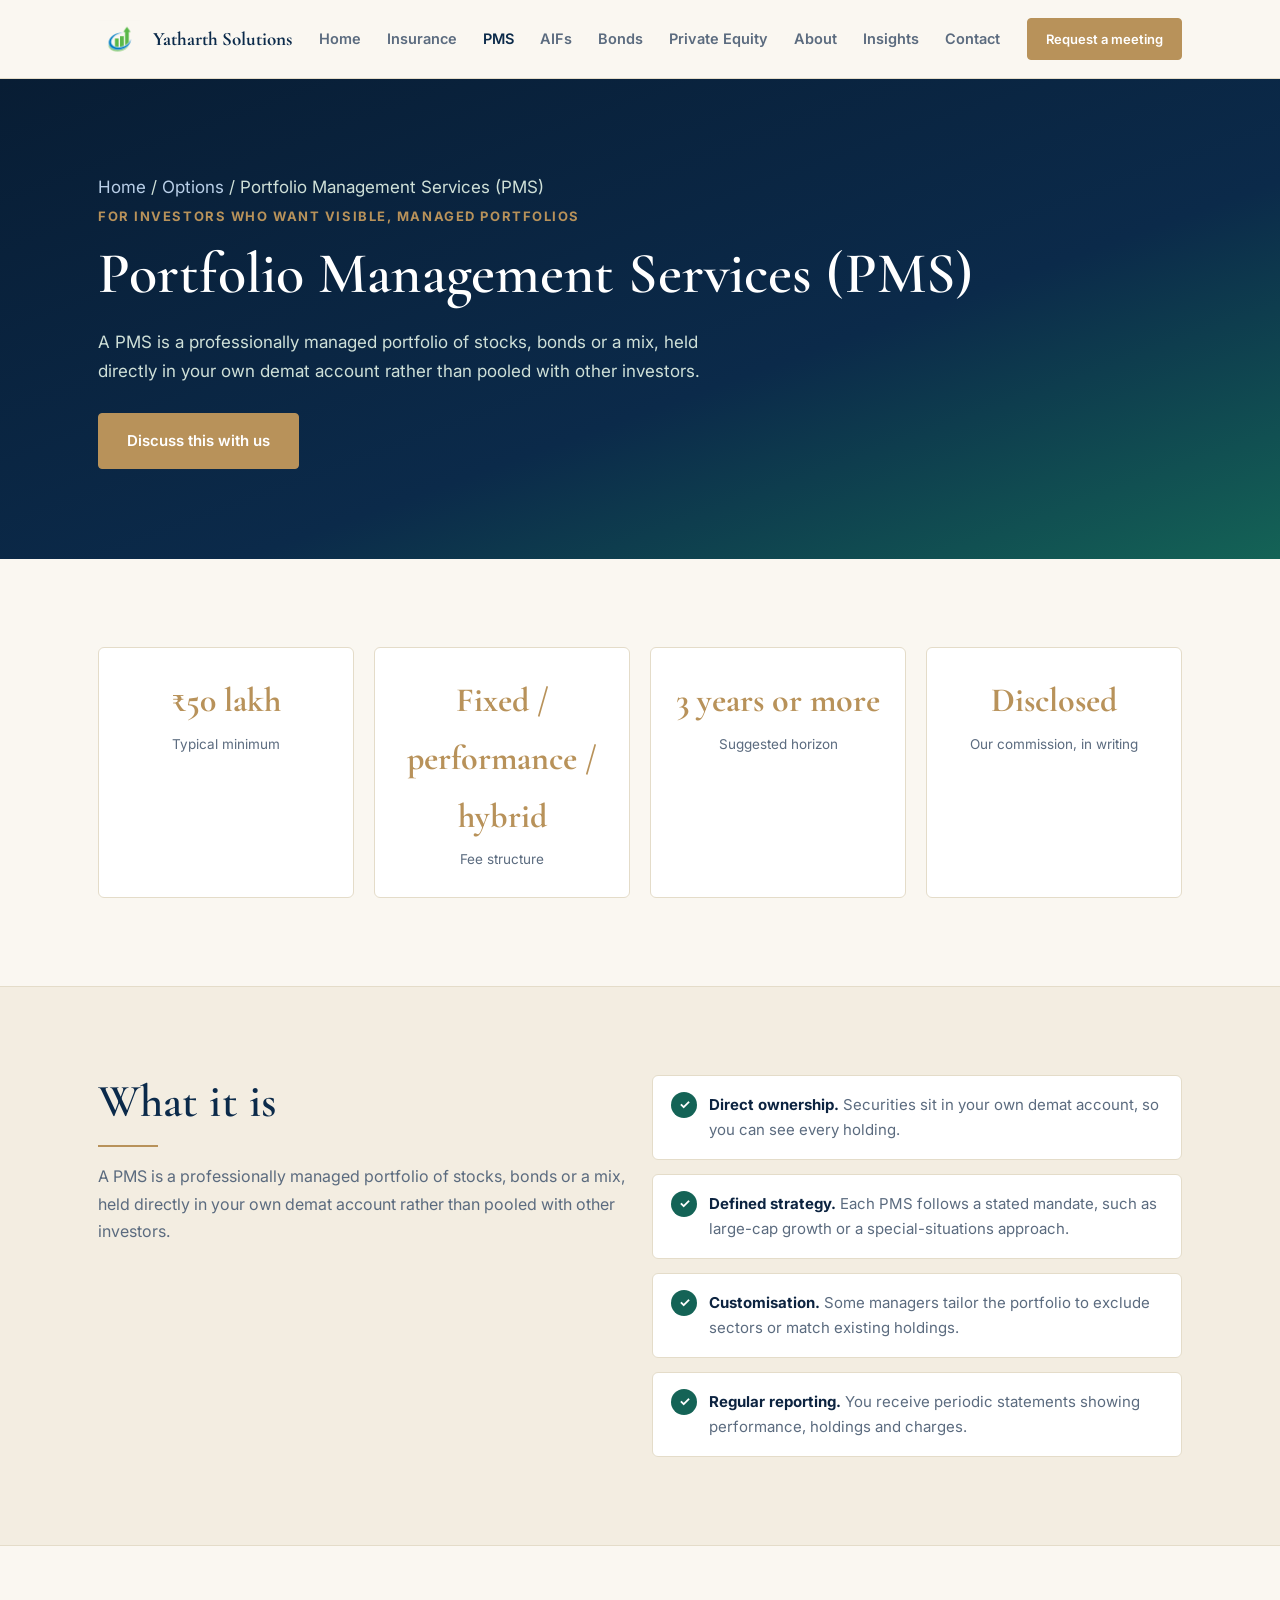
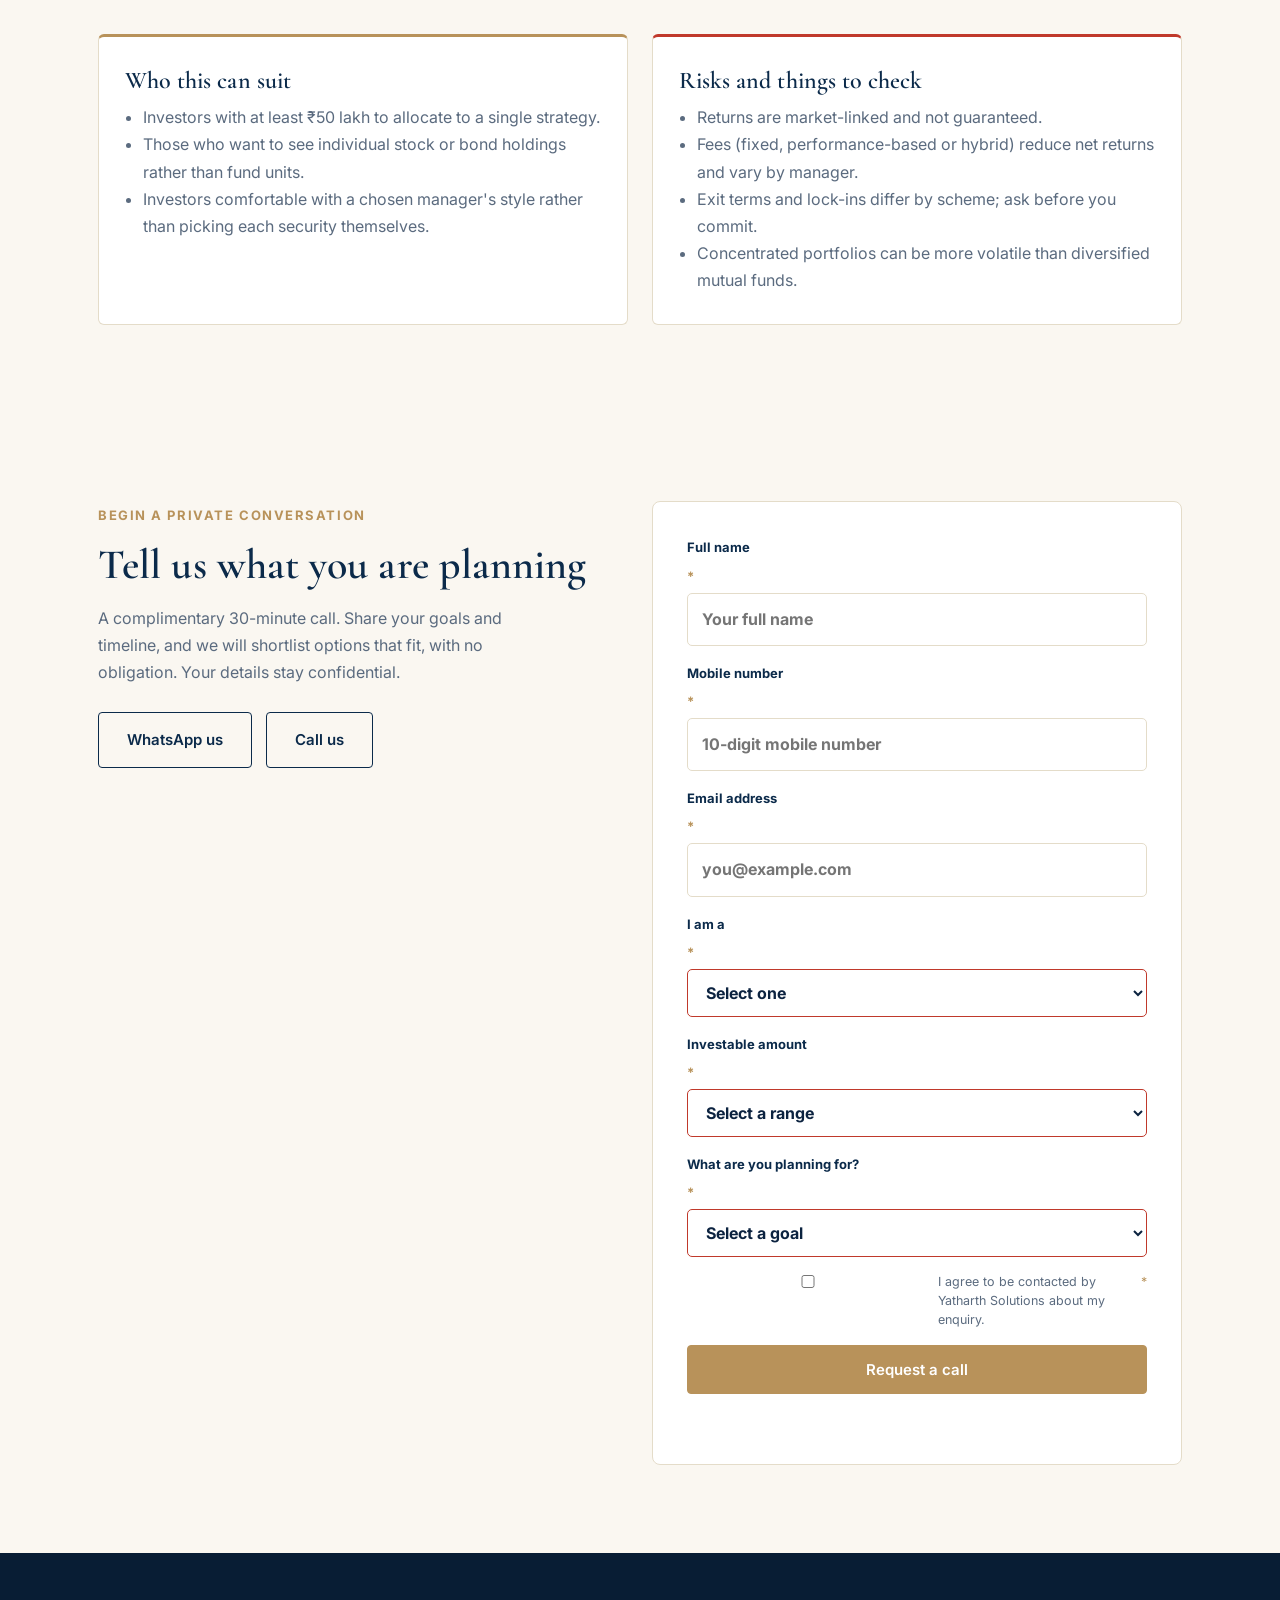
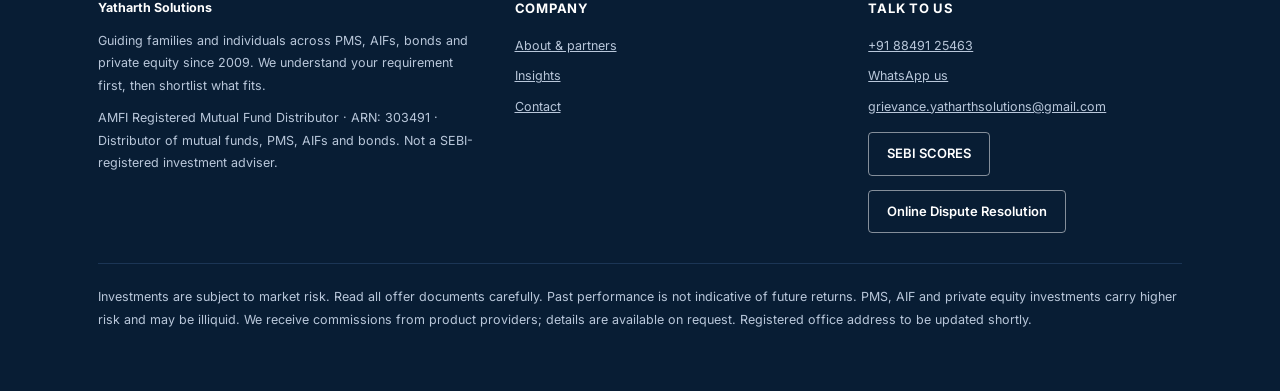
<file: pms.html>
<!DOCTYPE html>
<html lang="en">
<head>
<meta charset="utf-8">
<meta name="viewport" content="width=device-width, initial-scale=1, viewport-fit=cover">
<title>PMS Investment in India — Minimums, Fees &amp; Risks | Yatharth Solutions</title>
<meta name="description" content="Thinking about a Portfolio Management Service? See typical PMS minimums, fee structures and the risks to check before you invest, from Yatharth Solutions, advising since 2009.">
<link rel="canonical" href="https://www.yatharthsolutions.com/pms.html">
<meta property="og:type" content="website">
<meta property="og:site_name" content="Yatharth Solutions">
<meta property="og:title" content="PMS Investment in India — Minimums, Fees & Risks | Yatharth Solutions">
<meta property="og:description" content="Thinking about a Portfolio Management Service? See typical PMS minimums, fee structures and the risks to check before you invest.">
<meta property="og:url" content="https://www.yatharthsolutions.com/pms.html">
<meta property="og:image" content="https://www.yatharthsolutions.com/logo.png">
<meta name="twitter:card" content="summary">
<meta name="twitter:title" content="PMS Investment in India — Minimums, Fees & Risks | Yatharth Solutions">
<meta name="twitter:description" content="See typical PMS minimums, fee structures and the risks to check before you invest.">
<meta name="twitter:image" content="https://www.yatharthsolutions.com/logo.png">
<link rel="icon" href="data:,">
<link rel="stylesheet" href="styles.css">
<script type="application/ld+json">
{
  "@context": "https://schema.org",
  "@type": "Service",
  "serviceType": "Portfolio Management Services (PMS)",
  "name": "PMS Distribution",
  "provider": {
    "@type": "FinancialService",
    "name": "Yatharth Solutions",
    "url": "https://www.yatharthsolutions.com/"
  },
  "areaServed": "IN",
  "description": "Portfolio Management Services (PMS) distribution for investors in India, with a typical minimum investment of ₹50 lakh."
}
</script>
</head>
<body>
<header class="top"><div class="wrap"><nav>
 <a class="logo" href="index.html"><img src="logo.png" alt="Yatharth Solutions logo"><span class="logo-text">Yatharth Solutions</span></a>
 <ul class="navlinks"><li><a href="index.html">Home</a></li><li><a href="insurance.html">Insurance</a></li><li><a href="pms.html" aria-current="page">PMS</a></li><li><a href="aifs.html">AIFs</a></li><li><a href="bonds.html">Bonds</a></li><li><a href="private-equity.html">Private Equity</a></li><li><a href="about.html">About</a></li><li><a href="blog/index.html">Insights</a></li><li><a href="contact.html">Contact</a></li><li class="navcta"><a class="btn solid sm" href="contact.html">Request a meeting</a></li></ul>
 <a class="btn solid sm cta-desktop" href="contact.html">Request a meeting</a>
 <button class="burger" aria-label="Menu" aria-expanded="false">&#9776;</button>
</nav></div></header>
<section class="pagehero"><div class="wrap">
 <p class="crumb"><a href="index.html">Home</a> / <a href="index.html#solutions">Options</a> / Portfolio Management Services (PMS)</p>
 <span class="eyebrow">For investors who want visible, managed portfolios</span><h1>Portfolio Management Services (PMS)</h1><p>A PMS is a professionally managed portfolio of stocks, bonds or a mix, held directly in your own demat account rather than pooled with other investors.</p>
 <div class="row" style="margin-top:28px"><a class="btn solid" href="contact.html?goal=PMS">Discuss this with us</a></div>
</div></section><section><div class="wrap">
 <div class="stats">
  <div class="stat"><b>₹50 lakh</b><span>Typical minimum</span></div>
  <div class="stat"><b>Fixed / performance / hybrid</b><span>Fee structure</span></div>
  <div class="stat"><b>3 years or more</b><span>Suggested horizon</span></div>
  <div class="stat"><b>Disclosed</b><span>Our commission, in writing</span></div>
 </div>
</div></section><section class="alt"><div class="wrap grid2" style="align-items:start">
 <div class="head" style="margin:0"><h2>What it is</h2><p>A PMS is a professionally managed portfolio of stocks, bonds or a mix, held directly in your own demat account rather than pooled with other investors.</p></div>
 <ul class="checks"><li><span><b>Direct ownership.</b> Securities sit in your own demat account, so you can see every holding.</span></li><li><span><b>Defined strategy.</b> Each PMS follows a stated mandate, such as large-cap growth or a special-situations approach.</span></li><li><span><b>Customisation.</b> Some managers tailor the portfolio to exclude sectors or match existing holdings.</span></li><li><span><b>Regular reporting.</b> You receive periodic statements showing performance, holdings and charges.</span></li></ul>
</div></section><section><div class="wrap grid2">
 <div class="card"><h3>Who this can suit</h3><ul style="margin:0;padding-left:18px;color:var(--mute)"><li>Investors with at least ₹50 lakh to allocate to a single strategy.</li><li>Those who want to see individual stock or bond holdings rather than fund units.</li><li>Investors comfortable with a chosen manager's style rather than picking each security themselves.</li></ul></div>
 <div class="card" style="border-top-color:#C0392B"><h3>Risks and things to check</h3><ul style="margin:0;padding-left:18px;color:var(--mute)"><li>Returns are market-linked and not guaranteed.</li><li>Fees (fixed, performance-based or hybrid) reduce net returns and vary by manager.</li><li>Exit terms and lock-ins differ by scheme; ask before you commit.</li><li>Concentrated portfolios can be more volatile than diversified mutual funds.</li></ul></div>
</div></section>
<section id="contactform"><div class="wrap">
 <div class="grid2" style="align-items:start">
  <div><span class="eyebrow">Begin a private conversation</span><h2 style="font-size:clamp(28px,3.6vw,42px);color:var(--navy)">Tell us what you are planning</h2>
   <p style="color:var(--mute);max-width:44ch;margin-top:16px">A complimentary 30-minute call. Share your goals and timeline, and we will shortlist options that fit, with no obligation. Your details stay confidential.</p>
   <div class="row" style="margin-top:26px"><a class="btn" href="#" data-wa>WhatsApp us</a><a class="btn" href="#" data-call>Call us</a></div>
  </div>
  <div class="formcard">
  <form id="f" novalidate>
   <label>Full name <span class="req">*</span><input name="n" required autocomplete="name" placeholder="Your full name"></label>
   <label>Mobile number <span class="req">*</span><input name="p" type="tel" required autocomplete="tel" placeholder="10-digit mobile number"></label>
   <label>Email address <span class="req">*</span><input name="e" type="email" required autocomplete="email" placeholder="you@example.com"></label>
   <label>I am a <span class="req">*</span><select name="iam" required><option value="">Select one</option><option>HNI</option><option>UHNI</option><option>Family office</option><option>Business owner or promoter</option><option>Salaried professional</option><option>Other</option></select></label>
   <label>Investable amount <span class="req">*</span><select name="amount" required><option value="">Select a range</option><option>₹10,000 to ₹1 lakh</option><option>₹1 lakh to ₹10 lakh</option><option>₹10 lakh to ₹50 lakh</option><option>₹50 lakh to ₹1 crore</option><option>₹1 crore to ₹5 crore</option><option>₹5 crore to ₹25 crore</option><option>₹25 crore to ₹100 crore</option><option>Above ₹100 crore</option></select></label>
   <label>What are you planning for? <span class="req">*</span><select name="goal" id="goalSel" required><option value="">Select a goal</option><option>Protecting my family financially (insurance)</option><option>Regular income</option><option>Growing wealth over time</option><option>Protecting capital</option><option>Early-stage or unlisted exposure</option><option>Tax efficiency</option><option>Preserving and passing on wealth</option><option>Not sure yet</option></select></label>
   <div class="hp" aria-hidden="true"><label>Company<input name="company" tabindex="-1" autocomplete="off"></label></div>
   <label class="consent"><input type="checkbox" name="consent" required> I agree to be contacted by Yatharth Solutions about my enquiry. <span class="req">*</span></label>
   <button class="btn solid" type="submit">Request a call</button>
   <p class="note" id="msg" role="status"></p>
  </form>
  </div>
 </div>
</div></section>
<footer><div class="wrap">
 <div class="fgrid">
  <div><p><strong>Yatharth Solutions</strong></p><p>Guiding families and individuals across PMS, AIFs, bonds and private equity since 2009. We understand your requirement first, then shortlist what fits.</p>
   <p>AMFI Registered Mutual Fund Distributor · ARN: 303491 · Distributor of mutual funds, PMS, AIFs and bonds. Not a SEBI-registered investment adviser.</p></div>
  <div><h4>Company</h4><ul><li><a href="about.html">About &amp; partners</a></li><li><a href="blog/index.html">Insights</a></li><li><a href="contact.html">Contact</a></li></ul></div>
  <div><h4>Talk to us</h4><ul>
   <li><a href="tel:+918849125463">+91 88491 25463</a></li>
   <li><a href="#" data-wa>WhatsApp us</a></li>
   <li><a href="mailto:grievance.yatharthsolutions@gmail.com">grievance.yatharthsolutions@gmail.com</a></li>
  </ul>
  <div class="row" style="margin-top:14px"><a class="btn sm ghost" href="https://scores.sebi.gov.in/" target="_blank" rel="noopener noreferrer">SEBI SCORES</a><a class="btn sm ghost" href="https://smartodr.in/login" target="_blank" rel="noopener noreferrer">Online Dispute Resolution</a></div>
  </div>
 </div>
 <div class="fdisc"><p>Investments are subject to market risk. Read all offer documents carefully. Past performance is not indicative of future returns. PMS, AIF and private equity investments carry higher risk and may be illiquid. We receive commissions from product providers; details are available on request. Registered office address to be updated shortly.</p></div>
</div></footer>
<script src="app.js"></script>
</body>
</html>
</file>
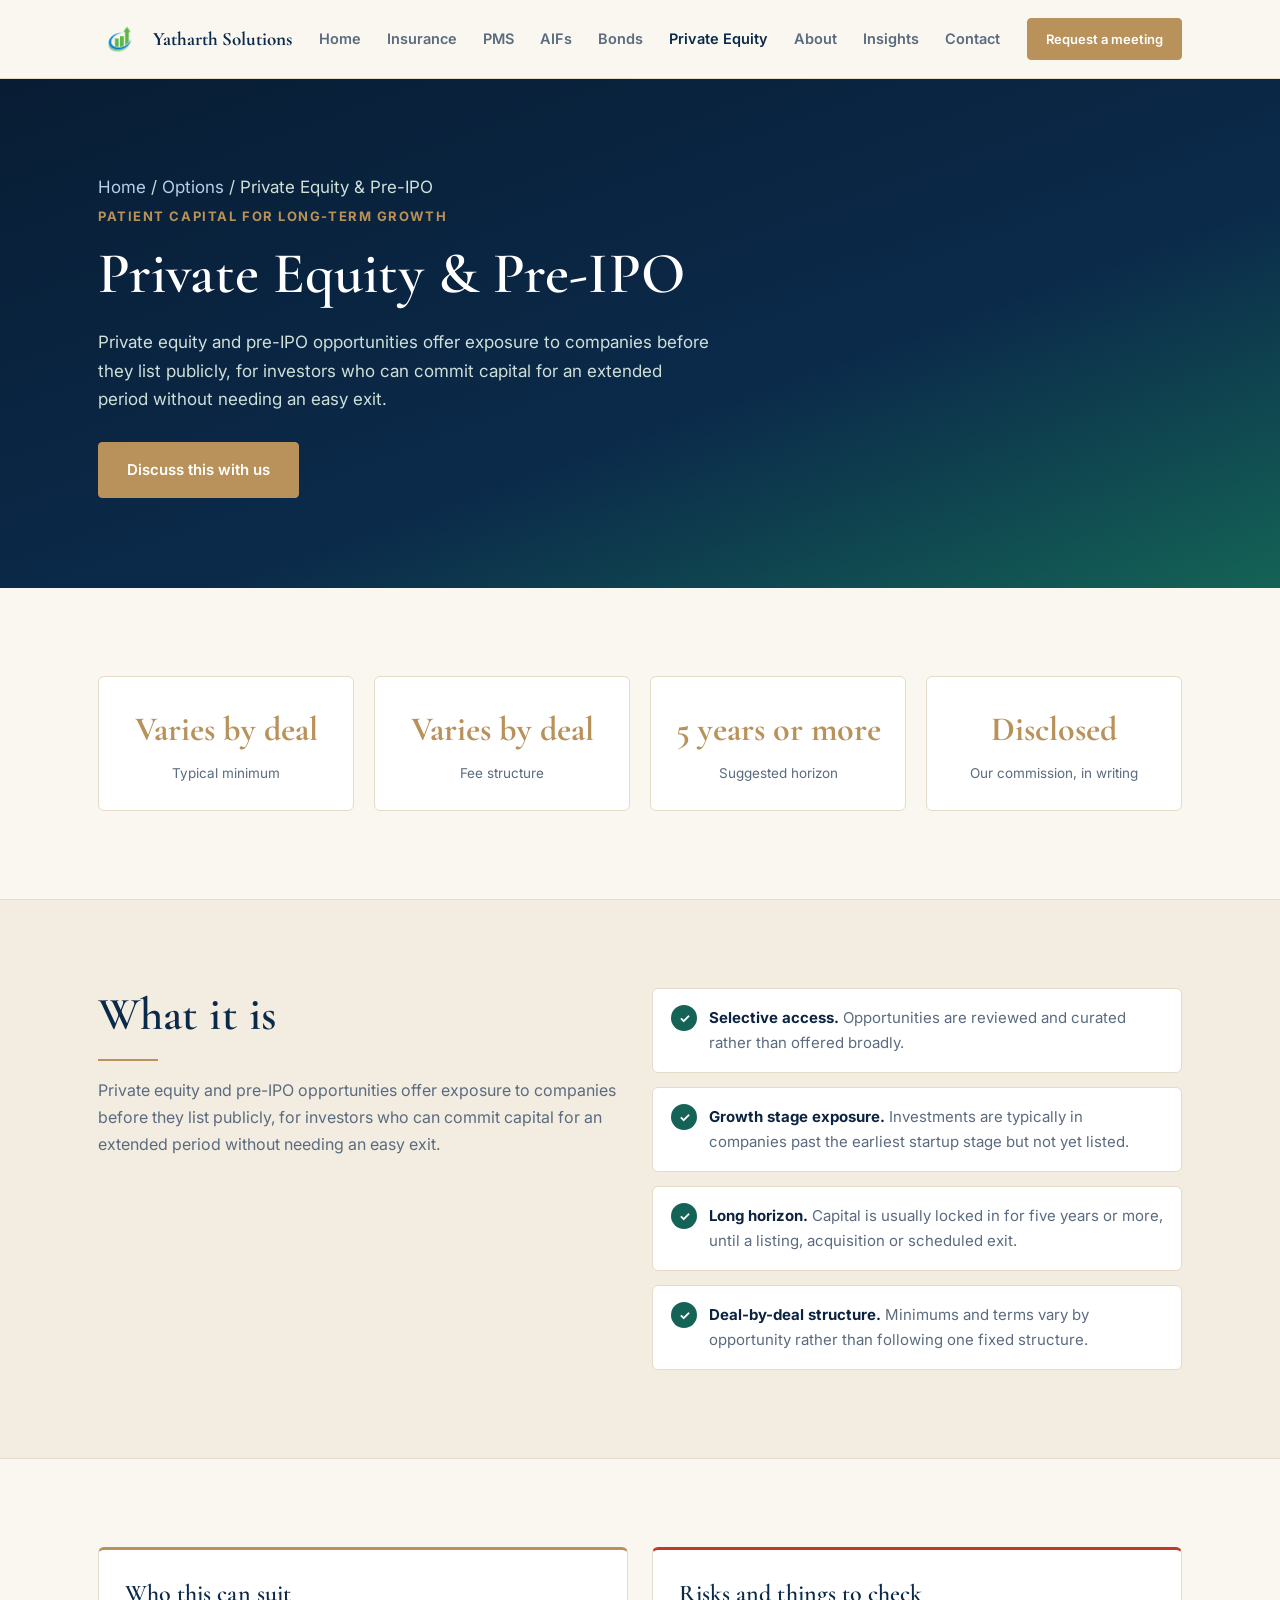
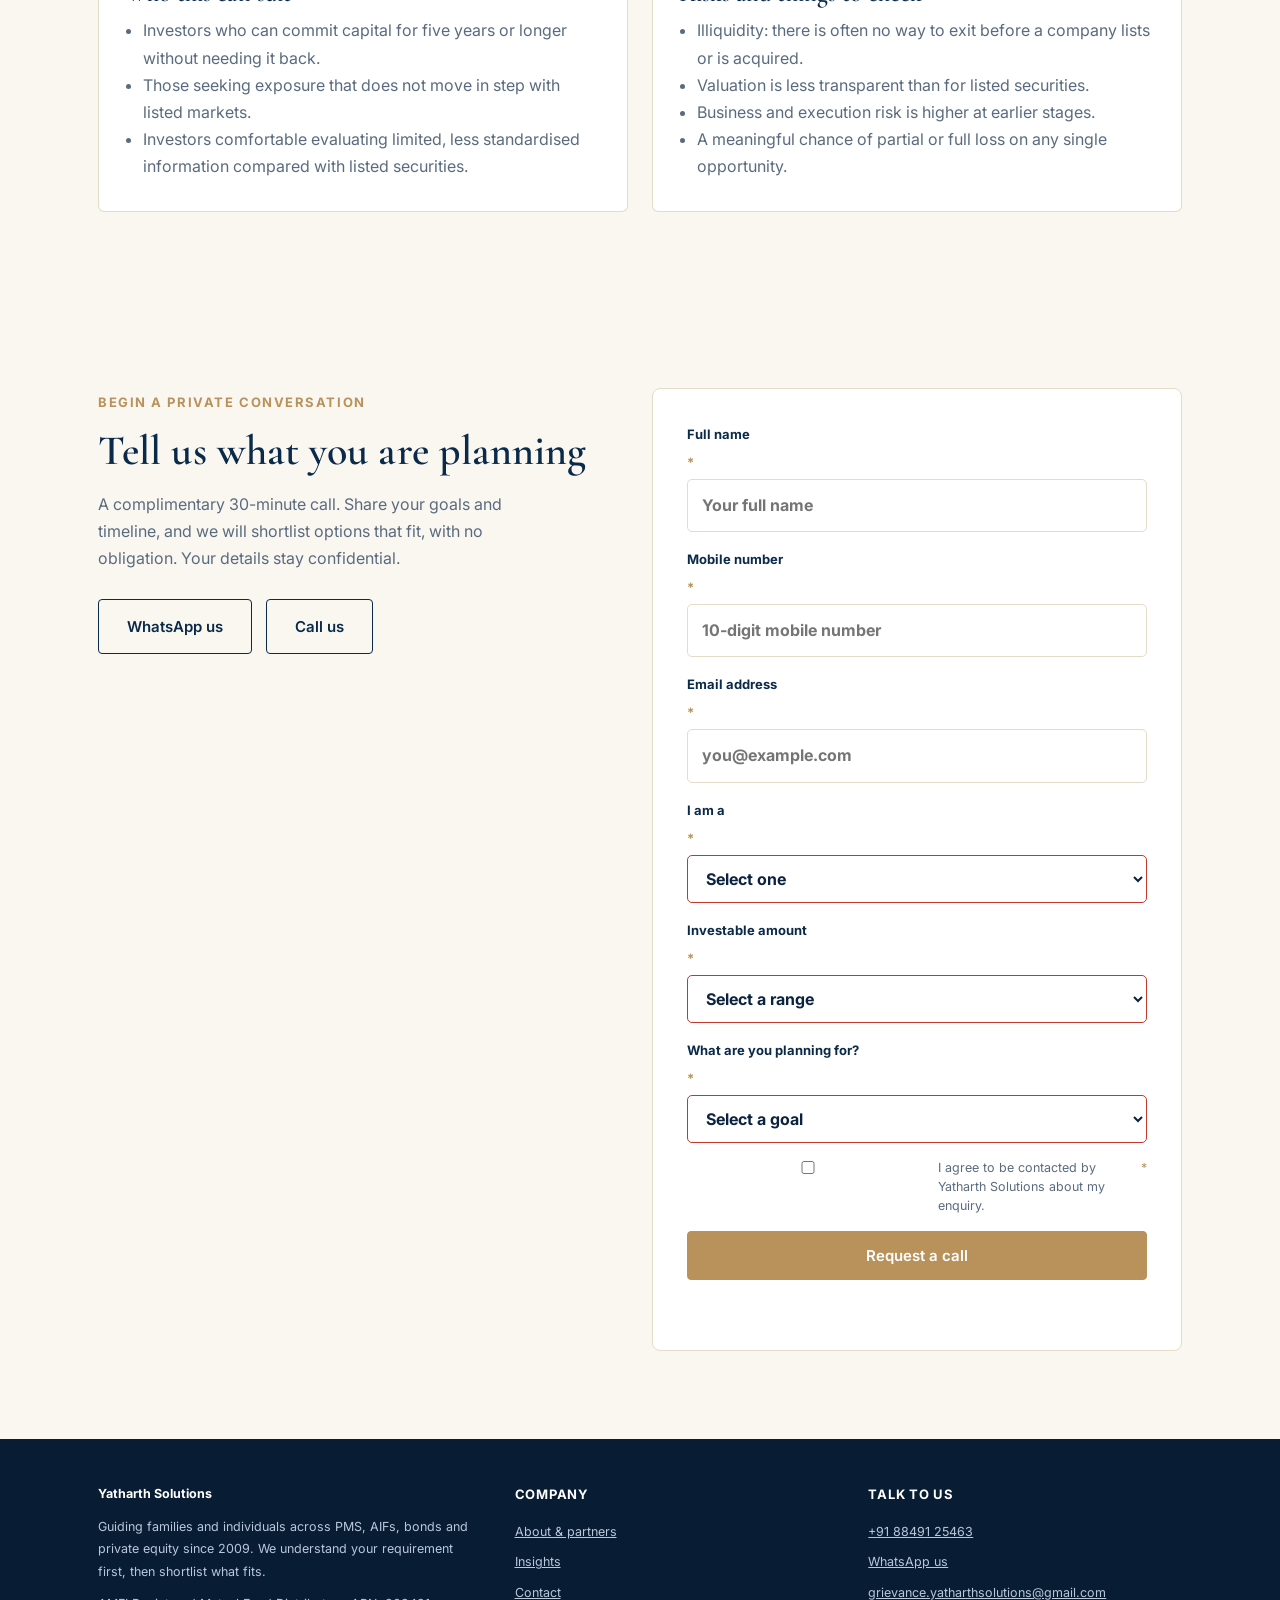
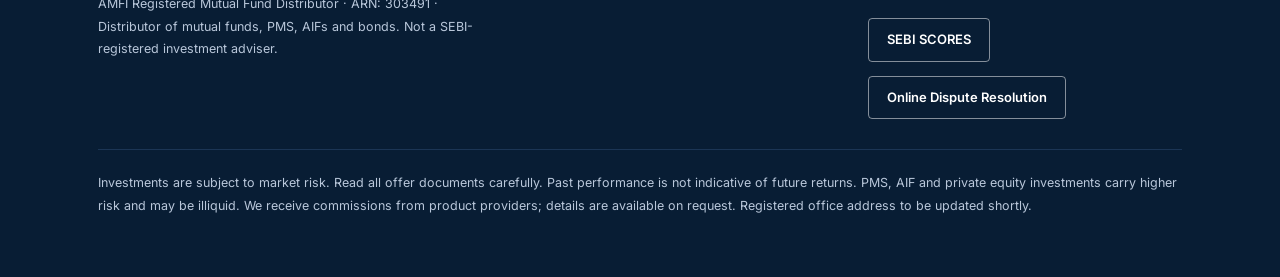
<file: private-equity.html>
<!DOCTYPE html>
<html lang="en">
<head>
<meta charset="utf-8">
<meta name="viewport" content="width=device-width, initial-scale=1, viewport-fit=cover">
<title>Private Equity &amp; Pre-IPO Investment in India | Yatharth Solutions</title>
<meta name="description" content="Explore pre-IPO and unlisted private equity opportunities in India. Understand minimums, lock-in periods and risks before you invest, from Yatharth Solutions, since 2009.">
<link rel="canonical" href="https://www.yatharthsolutions.com/private-equity.html">
<meta property="og:type" content="website">
<meta property="og:site_name" content="Yatharth Solutions">
<meta property="og:title" content="Private Equity & Pre-IPO Investment in India | Yatharth Solutions">
<meta property="og:description" content="Explore pre-IPO and unlisted private equity opportunities in India. Understand minimums, lock-in periods and risks before you invest.">
<meta property="og:url" content="https://www.yatharthsolutions.com/private-equity.html">
<meta property="og:image" content="https://www.yatharthsolutions.com/logo.png">
<meta name="twitter:card" content="summary">
<meta name="twitter:title" content="Private Equity & Pre-IPO Investment in India | Yatharth Solutions">
<meta name="twitter:description" content="Pre-IPO and unlisted private equity opportunities in India, with minimums, lock-ins and risks explained.">
<meta name="twitter:image" content="https://www.yatharthsolutions.com/logo.png">
<link rel="icon" href="data:,">
<link rel="stylesheet" href="styles.css">
<script type="application/ld+json">
{
  "@context": "https://schema.org",
  "@type": "Service",
  "serviceType": "Private Equity and Pre-IPO Investment",
  "name": "Private Equity Distribution",
  "provider": {
    "@type": "FinancialService",
    "name": "Yatharth Solutions",
    "url": "https://www.yatharthsolutions.com/"
  },
  "areaServed": "IN",
  "description": "Private equity and pre-IPO investment opportunities for investors in India, deal minimums vary, typical horizon of 5 years or more."
}
</script>
</head>
<body>
<header class="top"><div class="wrap"><nav>
 <a class="logo" href="index.html"><img src="logo.png" alt="Yatharth Solutions logo"><span class="logo-text">Yatharth Solutions</span></a>
 <ul class="navlinks"><li><a href="index.html">Home</a></li><li><a href="insurance.html">Insurance</a></li><li><a href="pms.html">PMS</a></li><li><a href="aifs.html">AIFs</a></li><li><a href="bonds.html">Bonds</a></li><li><a href="private-equity.html" aria-current="page">Private Equity</a></li><li><a href="about.html">About</a></li><li><a href="blog/index.html">Insights</a></li><li><a href="contact.html">Contact</a></li><li class="navcta"><a class="btn solid sm" href="contact.html">Request a meeting</a></li></ul>
 <a class="btn solid sm cta-desktop" href="contact.html">Request a meeting</a>
 <button class="burger" aria-label="Menu" aria-expanded="false">&#9776;</button>
</nav></div></header>
<section class="pagehero"><div class="wrap">
 <p class="crumb"><a href="index.html">Home</a> / <a href="index.html#solutions">Options</a> / Private Equity & Pre-IPO</p>
 <span class="eyebrow">Patient capital for long-term growth</span><h1>Private Equity & Pre-IPO</h1><p>Private equity and pre-IPO opportunities offer exposure to companies before they list publicly, for investors who can commit capital for an extended period without needing an easy exit.</p>
 <div class="row" style="margin-top:28px"><a class="btn solid" href="contact.html?goal=Early-stage+or+unlisted+exposure">Discuss this with us</a></div>
</div></section><section><div class="wrap">
 <div class="stats">
  <div class="stat"><b>Varies by deal</b><span>Typical minimum</span></div>
  <div class="stat"><b>Varies by deal</b><span>Fee structure</span></div>
  <div class="stat"><b>5 years or more</b><span>Suggested horizon</span></div>
  <div class="stat"><b>Disclosed</b><span>Our commission, in writing</span></div>
 </div>
</div></section><section class="alt"><div class="wrap grid2" style="align-items:start">
 <div class="head" style="margin:0"><h2>What it is</h2><p>Private equity and pre-IPO opportunities offer exposure to companies before they list publicly, for investors who can commit capital for an extended period without needing an easy exit.</p></div>
 <ul class="checks"><li><span><b>Selective access.</b> Opportunities are reviewed and curated rather than offered broadly.</span></li><li><span><b>Growth stage exposure.</b> Investments are typically in companies past the earliest startup stage but not yet listed.</span></li><li><span><b>Long horizon.</b> Capital is usually locked in for five years or more, until a listing, acquisition or scheduled exit.</span></li><li><span><b>Deal-by-deal structure.</b> Minimums and terms vary by opportunity rather than following one fixed structure.</span></li></ul>
</div></section><section><div class="wrap grid2">
 <div class="card"><h3>Who this can suit</h3><ul style="margin:0;padding-left:18px;color:var(--mute)"><li>Investors who can commit capital for five years or longer without needing it back.</li><li>Those seeking exposure that does not move in step with listed markets.</li><li>Investors comfortable evaluating limited, less standardised information compared with listed securities.</li></ul></div>
 <div class="card" style="border-top-color:#C0392B"><h3>Risks and things to check</h3><ul style="margin:0;padding-left:18px;color:var(--mute)"><li>Illiquidity: there is often no way to exit before a company lists or is acquired.</li><li>Valuation is less transparent than for listed securities.</li><li>Business and execution risk is higher at earlier stages.</li><li>A meaningful chance of partial or full loss on any single opportunity.</li></ul></div>
</div></section>
<section id="contactform"><div class="wrap">
 <div class="grid2" style="align-items:start">
  <div><span class="eyebrow">Begin a private conversation</span><h2 style="font-size:clamp(28px,3.6vw,42px);color:var(--navy)">Tell us what you are planning</h2>
   <p style="color:var(--mute);max-width:44ch;margin-top:16px">A complimentary 30-minute call. Share your goals and timeline, and we will shortlist options that fit, with no obligation. Your details stay confidential.</p>
   <div class="row" style="margin-top:26px"><a class="btn" href="#" data-wa>WhatsApp us</a><a class="btn" href="#" data-call>Call us</a></div>
  </div>
  <div class="formcard">
  <form id="f" novalidate>
   <label>Full name <span class="req">*</span><input name="n" required autocomplete="name" placeholder="Your full name"></label>
   <label>Mobile number <span class="req">*</span><input name="p" type="tel" required autocomplete="tel" placeholder="10-digit mobile number"></label>
   <label>Email address <span class="req">*</span><input name="e" type="email" required autocomplete="email" placeholder="you@example.com"></label>
   <label>I am a <span class="req">*</span><select name="iam" required><option value="">Select one</option><option>HNI</option><option>UHNI</option><option>Family office</option><option>Business owner or promoter</option><option>Salaried professional</option><option>Other</option></select></label>
   <label>Investable amount <span class="req">*</span><select name="amount" required><option value="">Select a range</option><option>₹10,000 to ₹1 lakh</option><option>₹1 lakh to ₹10 lakh</option><option>₹10 lakh to ₹50 lakh</option><option>₹50 lakh to ₹1 crore</option><option>₹1 crore to ₹5 crore</option><option>₹5 crore to ₹25 crore</option><option>₹25 crore to ₹100 crore</option><option>Above ₹100 crore</option></select></label>
   <label>What are you planning for? <span class="req">*</span><select name="goal" id="goalSel" required><option value="">Select a goal</option><option>Protecting my family financially (insurance)</option><option>Regular income</option><option>Growing wealth over time</option><option>Protecting capital</option><option>Early-stage or unlisted exposure</option><option>Tax efficiency</option><option>Preserving and passing on wealth</option><option>Not sure yet</option></select></label>
   <div class="hp" aria-hidden="true"><label>Company<input name="company" tabindex="-1" autocomplete="off"></label></div>
   <label class="consent"><input type="checkbox" name="consent" required> I agree to be contacted by Yatharth Solutions about my enquiry. <span class="req">*</span></label>
   <button class="btn solid" type="submit">Request a call</button>
   <p class="note" id="msg" role="status"></p>
  </form>
  </div>
 </div>
</div></section>
<footer><div class="wrap">
 <div class="fgrid">
  <div><p><strong>Yatharth Solutions</strong></p><p>Guiding families and individuals across PMS, AIFs, bonds and private equity since 2009. We understand your requirement first, then shortlist what fits.</p>
   <p>AMFI Registered Mutual Fund Distributor · ARN: 303491 · Distributor of mutual funds, PMS, AIFs and bonds. Not a SEBI-registered investment adviser.</p></div>
  <div><h4>Company</h4><ul><li><a href="about.html">About &amp; partners</a></li><li><a href="blog/index.html">Insights</a></li><li><a href="contact.html">Contact</a></li></ul></div>
  <div><h4>Talk to us</h4><ul>
   <li><a href="tel:+918849125463">+91 88491 25463</a></li>
   <li><a href="#" data-wa>WhatsApp us</a></li>
   <li><a href="mailto:grievance.yatharthsolutions@gmail.com">grievance.yatharthsolutions@gmail.com</a></li>
  </ul>
  <div class="row" style="margin-top:14px"><a class="btn sm ghost" href="https://scores.sebi.gov.in/" target="_blank" rel="noopener noreferrer">SEBI SCORES</a><a class="btn sm ghost" href="https://smartodr.in/login" target="_blank" rel="noopener noreferrer">Online Dispute Resolution</a></div>
  </div>
 </div>
 <div class="fdisc"><p>Investments are subject to market risk. Read all offer documents carefully. Past performance is not indicative of future returns. PMS, AIF and private equity investments carry higher risk and may be illiquid. We receive commissions from product providers; details are available on request. Registered office address to be updated shortly.</p></div>
</div></footer>
<script src="app.js"></script>
</body>
</html>
</file>
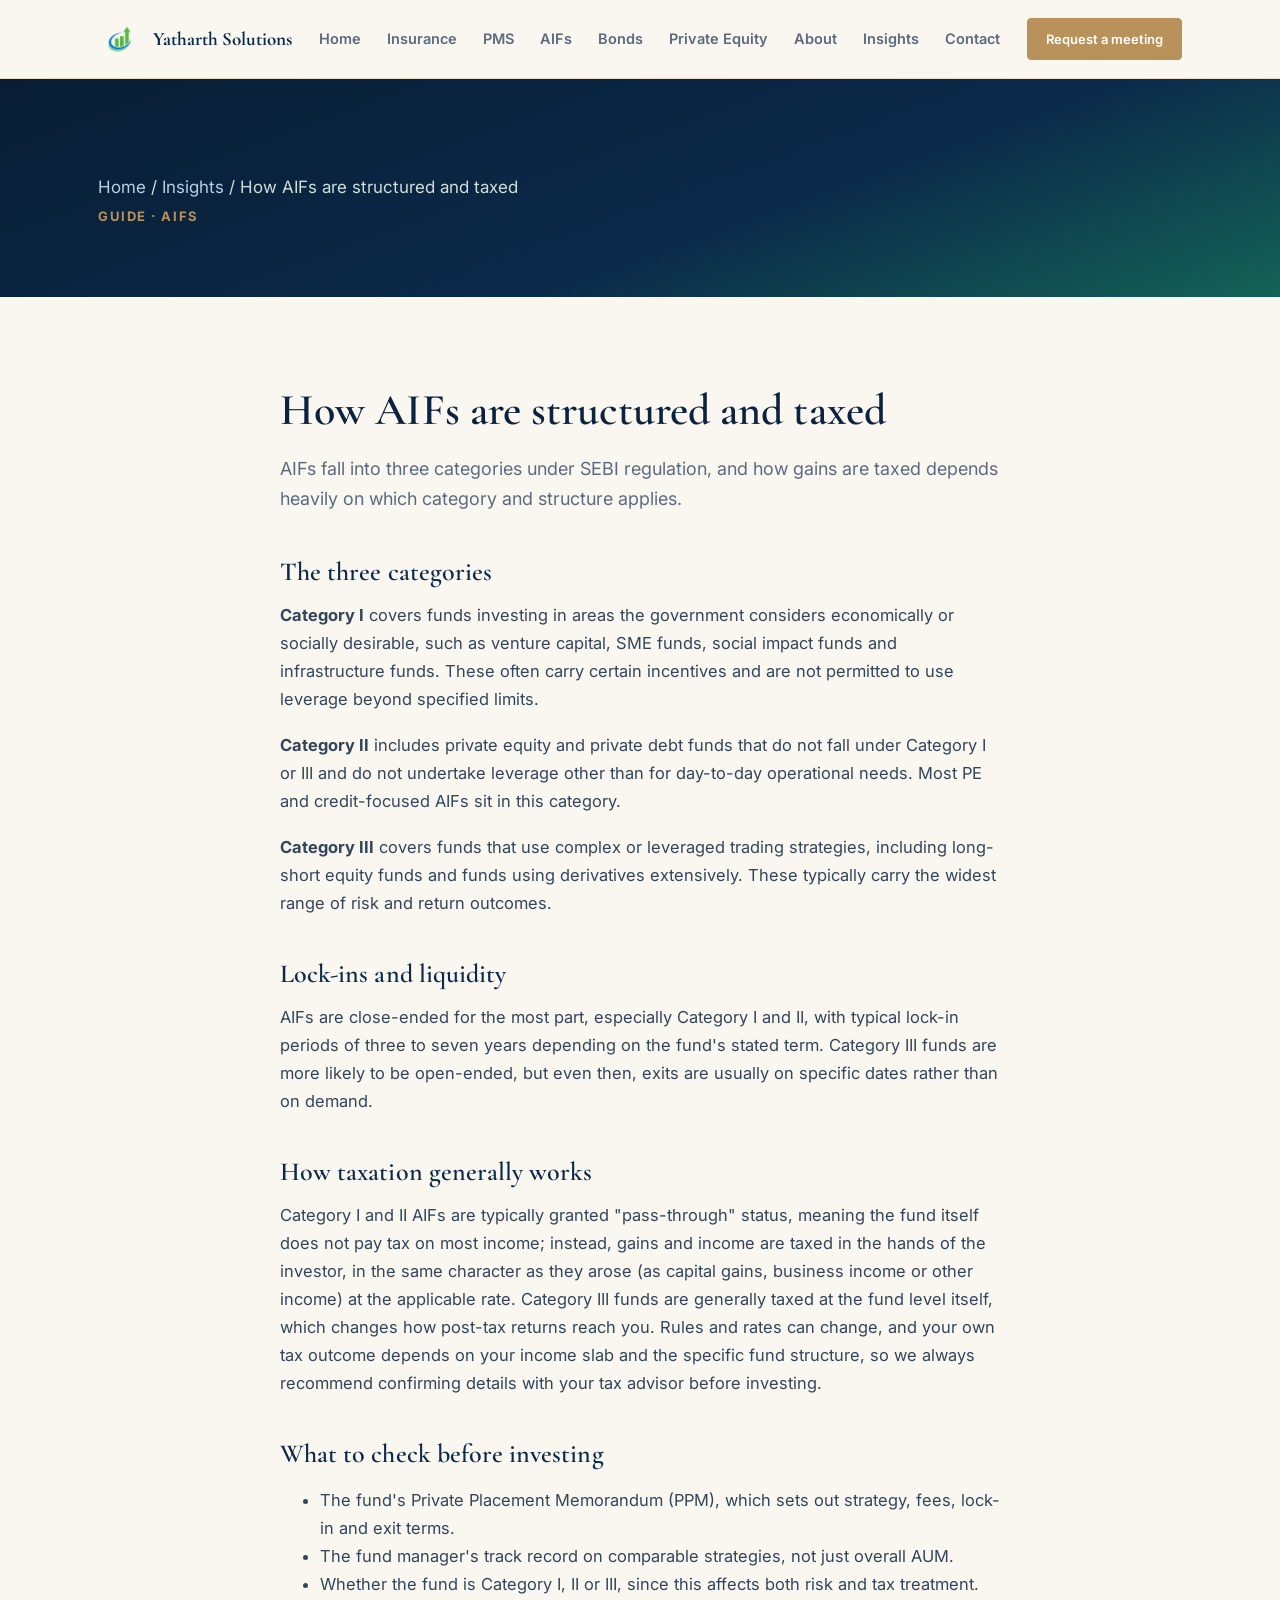
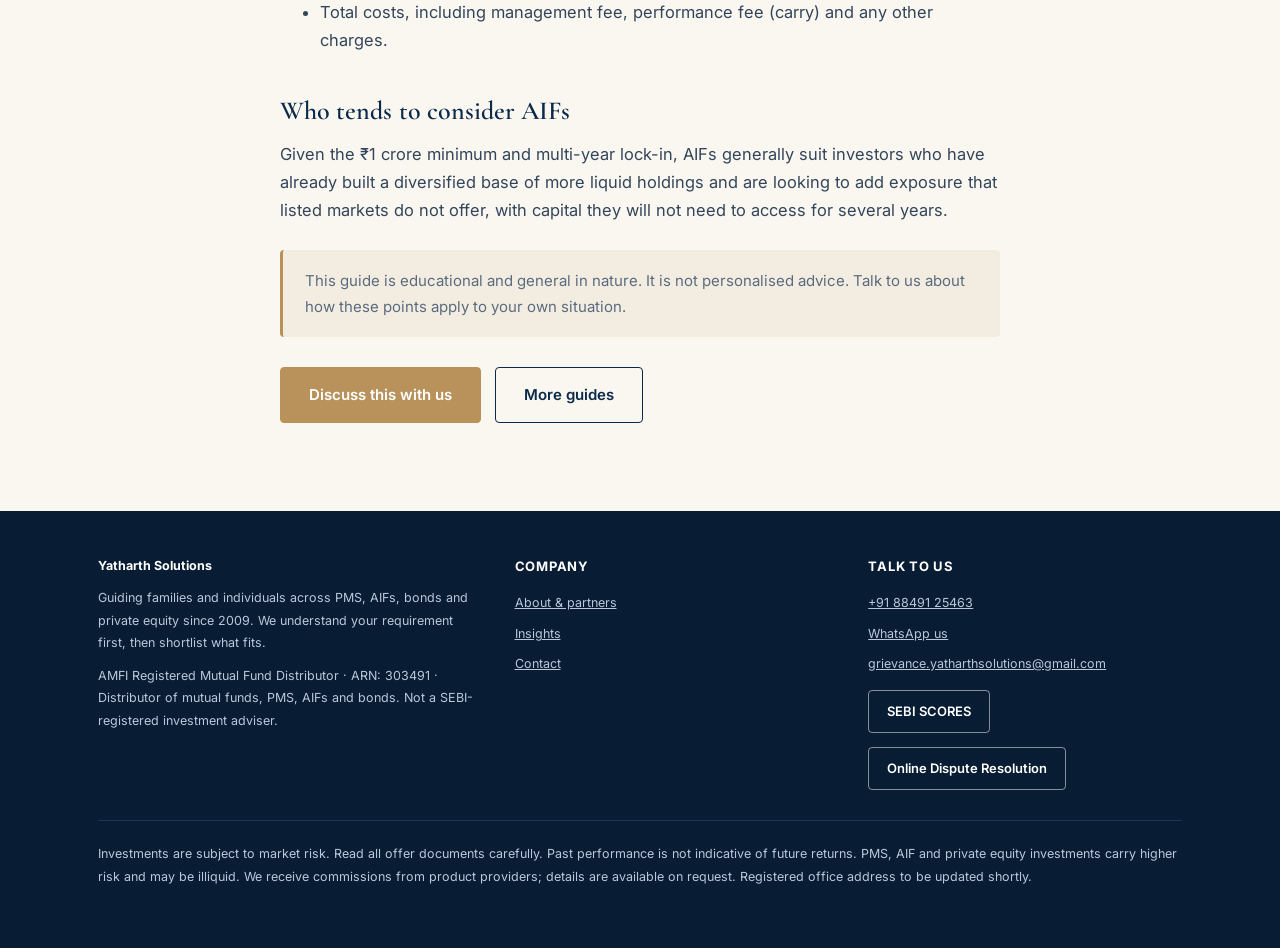
<file: blog/aif-taxation.html>
<!DOCTYPE html>
<html lang="en">
<head>
<meta charset="utf-8">
<meta name="viewport" content="width=device-width, initial-scale=1, viewport-fit=cover">
<title>How AIFs are Taxed in India — Category I, II &amp; III | Yatharth Solutions</title>
<meta name="description" content="How are AIFs taxed in India? Understand Category I, II and III differences, pass-through status, lock-in periods and what to check before investing.">
<link rel="canonical" href="https://www.yatharthsolutions.com/blog/aif-taxation.html">
<meta property="og:type" content="article">
<meta property="og:site_name" content="Yatharth Solutions">
<meta property="og:title" content="How AIFs are Taxed in India — Category I, II & III | Yatharth Solutions">
<meta property="og:description" content="How are AIFs taxed in India? Category I, II and III differences, pass-through status, lock-in periods and what to check.">
<meta property="og:url" content="https://www.yatharthsolutions.com/blog/aif-taxation.html">
<meta property="og:image" content="https://www.yatharthsolutions.com/logo.png">
<meta name="twitter:card" content="summary">
<meta name="twitter:title" content="How AIFs are Taxed in India — Category I, II & III | Yatharth Solutions">
<meta name="twitter:description" content="Category I, II and III AIF taxation explained, with pass-through status and lock-ins.">
<meta name="twitter:image" content="https://www.yatharthsolutions.com/logo.png">
<link rel="icon" href="data:,">
<link rel="stylesheet" href="../styles.css">
<script type="application/ld+json">
{
  "@context": "https://schema.org",
  "@type": "BlogPosting",
  "headline": "How AIFs are structured and taxed",
  "description": "AIFs fall into three categories under SEBI regulation, and how gains are taxed depends heavily on which category and structure applies.",
  "author": { "@type": "Organization", "name": "Yatharth Solutions" },
  "publisher": {
    "@type": "Organization",
    "name": "Yatharth Solutions",
    "logo": { "@type": "ImageObject", "url": "https://www.yatharthsolutions.com/logo.png" }
  },
  "mainEntityOfPage": "https://www.yatharthsolutions.com/blog/aif-taxation.html",
  "image": "https://www.yatharthsolutions.com/logo.png"
}
</script>
</head>
<body>
<header class="top"><div class="wrap"><nav>
 <a class="logo" href="../index.html"><img src="../logo.png" alt="Yatharth Solutions logo"><span class="logo-text">Yatharth Solutions</span></a>
 <ul class="navlinks"><li><a href="../index.html">Home</a></li><li><a href="../insurance.html">Insurance</a></li><li><a href="../pms.html">PMS</a></li><li><a href="../aifs.html">AIFs</a></li><li><a href="../bonds.html">Bonds</a></li><li><a href="../private-equity.html">Private Equity</a></li><li><a href="../about.html">About</a></li><li><a href="../blog/index.html">Insights</a></li><li><a href="../contact.html">Contact</a></li><li class="navcta"><a class="btn solid sm" href="../contact.html">Request a meeting</a></li></ul>
 <a class="btn solid sm cta-desktop" href="../contact.html">Request a meeting</a>
 <button class="burger" aria-label="Menu" aria-expanded="false">&#9776;</button>
</nav></div></header>
<section class="pagehero" style="padding-bottom:56px"><div class="wrap">
 <p class="crumb"><a href="../index.html">Home</a> / <a href="index.html">Insights</a> / How AIFs are structured and taxed</p>
 <span class="eyebrow">Guide · AIFs</span>
</div></section><section><div class="wrap"><article class="bp">
 <h1>How AIFs are structured and taxed</h1><p class="lead">AIFs fall into three categories under SEBI regulation, and how gains are taxed depends heavily on which category and structure applies.</p>
 <h2>The three categories</h2>
 <p><b>Category I</b> covers funds investing in areas the government considers economically or socially desirable, such as venture capital, SME funds, social impact funds and infrastructure funds. These often carry certain incentives and are not permitted to use leverage beyond specified limits.</p>
 <p><b>Category II</b> includes private equity and private debt funds that do not fall under Category I or III and do not undertake leverage other than for day-to-day operational needs. Most PE and credit-focused AIFs sit in this category.</p>
 <p><b>Category III</b> covers funds that use complex or leveraged trading strategies, including long-short equity funds and funds using derivatives extensively. These typically carry the widest range of risk and return outcomes.</p>
 <h2>Lock-ins and liquidity</h2>
 <p>AIFs are close-ended for the most part, especially Category I and II, with typical lock-in periods of three to seven years depending on the fund's stated term. Category III funds are more likely to be open-ended, but even then, exits are usually on specific dates rather than on demand.</p>
 <h2>How taxation generally works</h2>
 <p>Category I and II AIFs are typically granted "pass-through" status, meaning the fund itself does not pay tax on most income; instead, gains and income are taxed in the hands of the investor, in the same character as they arose (as capital gains, business income or other income) at the applicable rate. Category III funds are generally taxed at the fund level itself, which changes how post-tax returns reach you. Rules and rates can change, and your own tax outcome depends on your income slab and the specific fund structure, so we always recommend confirming details with your tax advisor before investing.</p>
 <h2>What to check before investing</h2>
 <ul><li>The fund's Private Placement Memorandum (PPM), which sets out strategy, fees, lock-in and exit terms.</li>
 <li>The fund manager's track record on comparable strategies, not just overall AUM.</li>
 <li>Whether the fund is Category I, II or III, since this affects both risk and tax treatment.</li>
 <li>Total costs, including management fee, performance fee (carry) and any other charges.</li></ul>
 <h2>Who tends to consider AIFs</h2>
 <p>Given the ₹1 crore minimum and multi-year lock-in, AIFs generally suit investors who have already built a diversified base of more liquid holdings and are looking to add exposure that listed markets do not offer, with capital they will not need to access for several years.</p>
 <div class="callout">This guide is educational and general in nature. It is not personalised advice. Talk to us about how these points apply to your own situation.</div>
 <div class="row" style="margin-top:30px"><a class="btn solid" href="../contact.html">Discuss this with us</a><a class="btn" href="index.html">More guides</a></div>
</article></div></section>
<footer><div class="wrap">
 <div class="fgrid">
  <div><p><strong>Yatharth Solutions</strong></p><p>Guiding families and individuals across PMS, AIFs, bonds and private equity since 2009. We understand your requirement first, then shortlist what fits.</p>
   <p>AMFI Registered Mutual Fund Distributor · ARN: 303491 · Distributor of mutual funds, PMS, AIFs and bonds. Not a SEBI-registered investment adviser.</p></div>
  <div><h4>Company</h4><ul><li><a href="../about.html">About &amp; partners</a></li><li><a href="../blog/index.html">Insights</a></li><li><a href="../contact.html">Contact</a></li></ul></div>
  <div><h4>Talk to us</h4><ul>
   <li><a href="tel:+918849125463">+91 88491 25463</a></li>
   <li><a href="#" data-wa>WhatsApp us</a></li>
   <li><a href="mailto:grievance.yatharthsolutions@gmail.com">grievance.yatharthsolutions@gmail.com</a></li>
  </ul>
  <div class="row" style="margin-top:14px"><a class="btn sm ghost" href="https://scores.sebi.gov.in/" target="_blank" rel="noopener noreferrer">SEBI SCORES</a><a class="btn sm ghost" href="https://smartodr.in/login" target="_blank" rel="noopener noreferrer">Online Dispute Resolution</a></div>
  </div>
 </div>
 <div class="fdisc"><p>Investments are subject to market risk. Read all offer documents carefully. Past performance is not indicative of future returns. PMS, AIF and private equity investments carry higher risk and may be illiquid. We receive commissions from product providers; details are available on request. Registered office address to be updated shortly.</p></div>
</div></footer>
<script src="../app.js"></script>
</body>
</html>
</file>
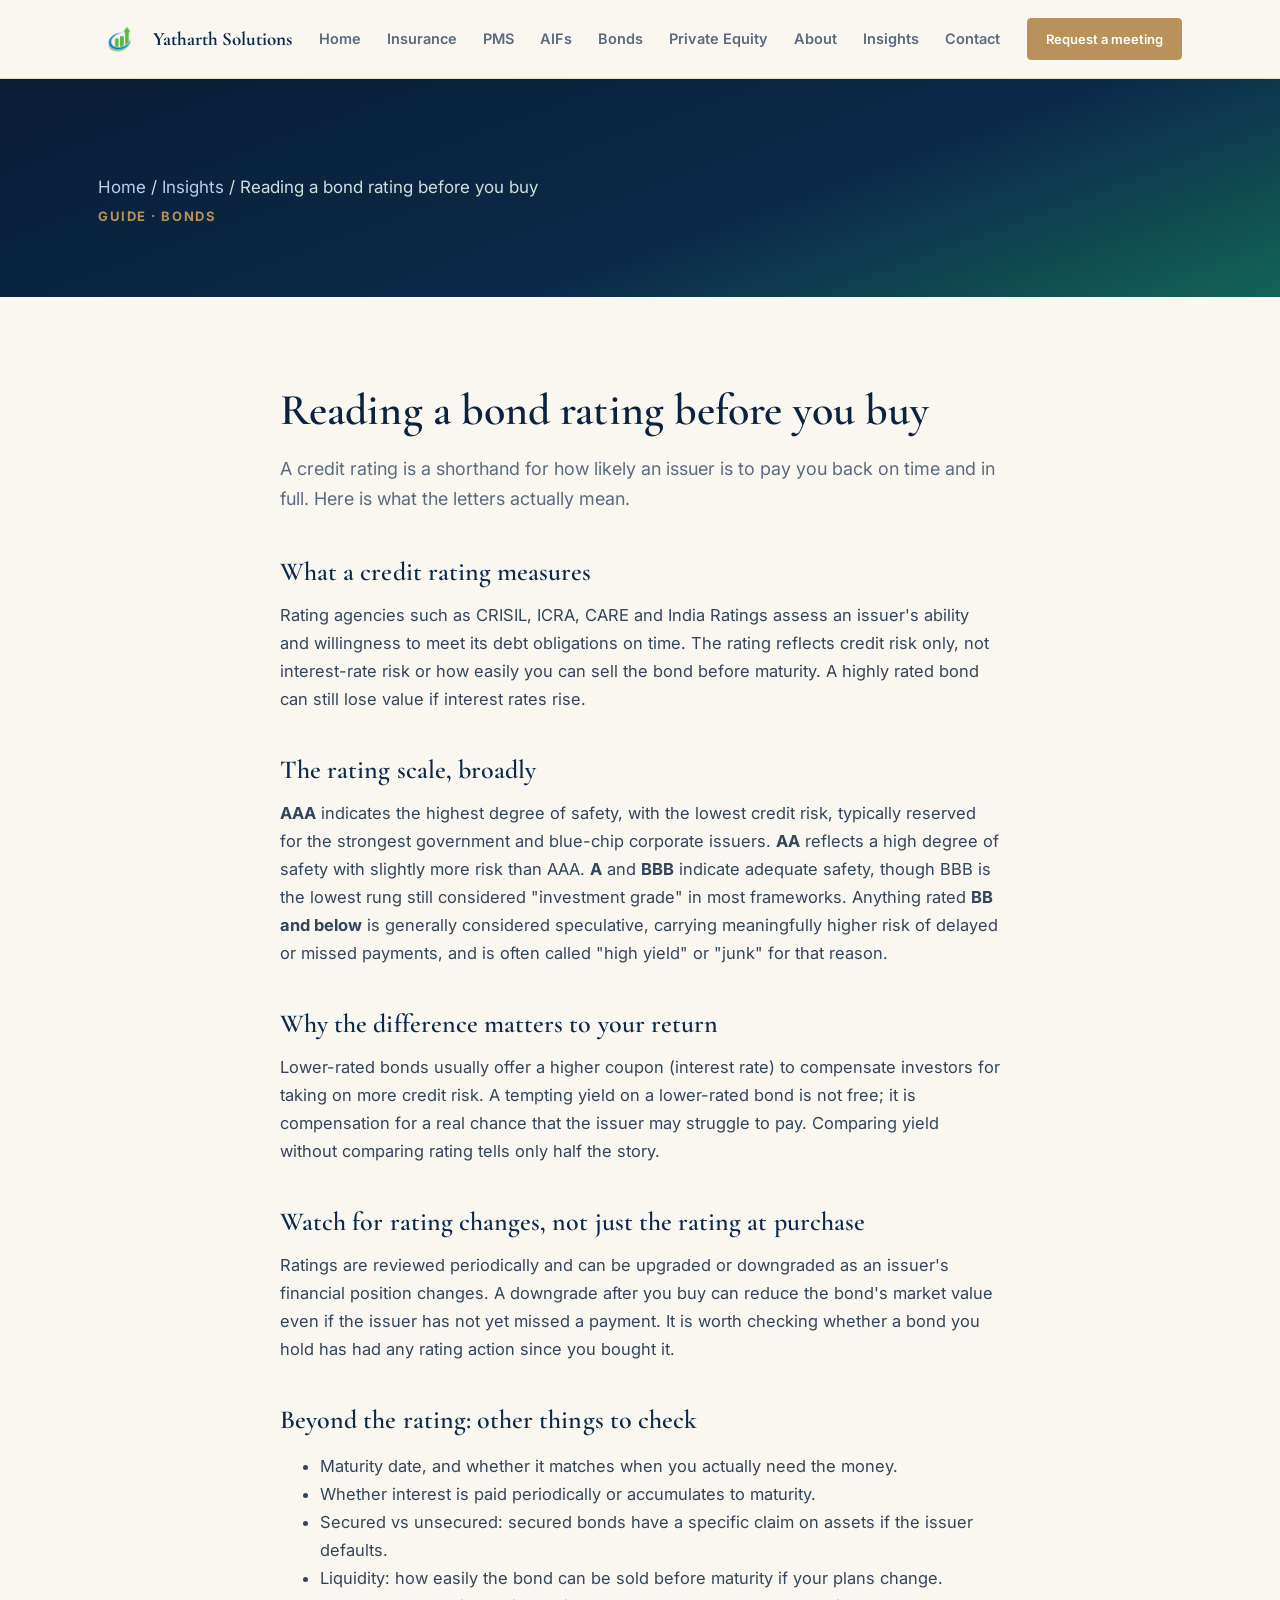
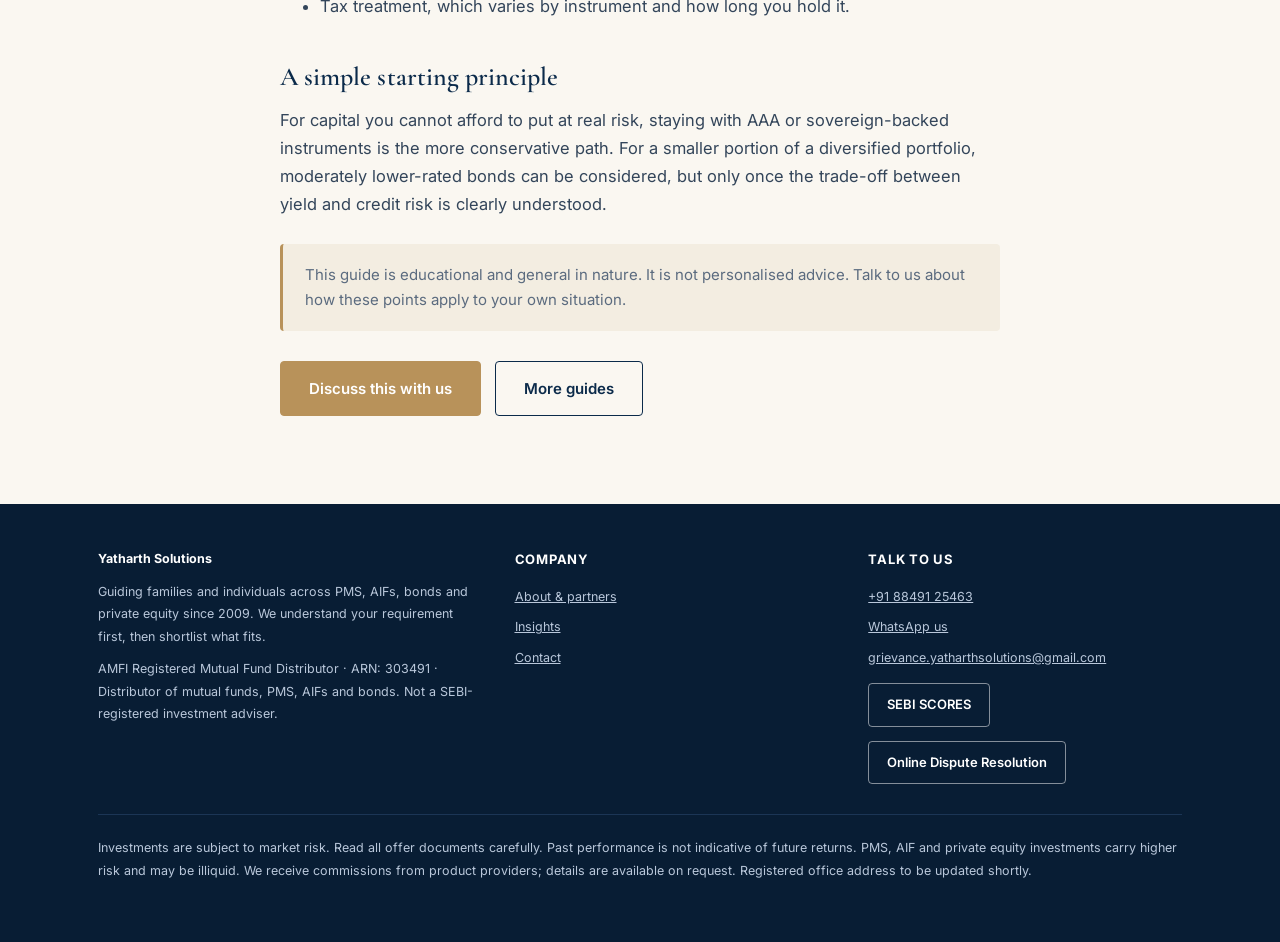
<file: blog/bond-ratings.html>
<!DOCTYPE html>
<html lang="en">
<head>
<meta charset="utf-8">
<meta name="viewport" content="width=device-width, initial-scale=1, viewport-fit=cover">
<title>How to Read a Bond Rating — AAA to Junk Explained | Yatharth Solutions</title>
<meta name="description" content="What do AAA, AA, A, BBB and junk bond ratings actually mean? Learn how credit ratings affect yield and risk before you invest in bonds.">
<link rel="canonical" href="https://www.yatharthsolutions.com/blog/bond-ratings.html">
<meta property="og:type" content="article">
<meta property="og:site_name" content="Yatharth Solutions">
<meta property="og:title" content="How to Read a Bond Rating — AAA to Junk Explained | Yatharth Solutions">
<meta property="og:description" content="What do AAA, AA, A, BBB and junk bond ratings mean? How credit ratings affect yield and risk.">
<meta property="og:url" content="https://www.yatharthsolutions.com/blog/bond-ratings.html">
<meta property="og:image" content="https://www.yatharthsolutions.com/logo.png">
<meta name="twitter:card" content="summary">
<meta name="twitter:title" content="How to Read a Bond Rating — AAA to Junk Explained | Yatharth Solutions">
<meta name="twitter:description" content="What AAA, AA, A, BBB and junk ratings mean for your bond investment.">
<meta name="twitter:image" content="https://www.yatharthsolutions.com/logo.png">
<link rel="icon" href="data:,">
<link rel="stylesheet" href="../styles.css">
<script type="application/ld+json">
{
  "@context": "https://schema.org",
  "@type": "BlogPosting",
  "headline": "Reading a bond rating before you buy",
  "description": "A credit rating is a shorthand for how likely an issuer is to pay you back on time and in full. Here is what the letters actually mean.",
  "author": { "@type": "Organization", "name": "Yatharth Solutions" },
  "publisher": {
    "@type": "Organization",
    "name": "Yatharth Solutions",
    "logo": { "@type": "ImageObject", "url": "https://www.yatharthsolutions.com/logo.png" }
  },
  "mainEntityOfPage": "https://www.yatharthsolutions.com/blog/bond-ratings.html",
  "image": "https://www.yatharthsolutions.com/logo.png"
}
</script>
</head>
<body>
<header class="top"><div class="wrap"><nav>
 <a class="logo" href="../index.html"><img src="../logo.png" alt="Yatharth Solutions logo"><span class="logo-text">Yatharth Solutions</span></a>
 <ul class="navlinks"><li><a href="../index.html">Home</a></li><li><a href="../insurance.html">Insurance</a></li><li><a href="../pms.html">PMS</a></li><li><a href="../aifs.html">AIFs</a></li><li><a href="../bonds.html">Bonds</a></li><li><a href="../private-equity.html">Private Equity</a></li><li><a href="../about.html">About</a></li><li><a href="../blog/index.html">Insights</a></li><li><a href="../contact.html">Contact</a></li><li class="navcta"><a class="btn solid sm" href="../contact.html">Request a meeting</a></li></ul>
 <a class="btn solid sm cta-desktop" href="../contact.html">Request a meeting</a>
 <button class="burger" aria-label="Menu" aria-expanded="false">&#9776;</button>
</nav></div></header>
<section class="pagehero" style="padding-bottom:56px"><div class="wrap">
 <p class="crumb"><a href="../index.html">Home</a> / <a href="index.html">Insights</a> / Reading a bond rating before you buy</p>
 <span class="eyebrow">Guide · Bonds</span>
</div></section><section><div class="wrap"><article class="bp">
 <h1>Reading a bond rating before you buy</h1><p class="lead">A credit rating is a shorthand for how likely an issuer is to pay you back on time and in full. Here is what the letters actually mean.</p>
 <h2>What a credit rating measures</h2>
 <p>Rating agencies such as CRISIL, ICRA, CARE and India Ratings assess an issuer's ability and willingness to meet its debt obligations on time. The rating reflects credit risk only, not interest-rate risk or how easily you can sell the bond before maturity. A highly rated bond can still lose value if interest rates rise.</p>
 <h2>The rating scale, broadly</h2>
 <p><b>AAA</b> indicates the highest degree of safety, with the lowest credit risk, typically reserved for the strongest government and blue-chip corporate issuers. <b>AA</b> reflects a high degree of safety with slightly more risk than AAA. <b>A</b> and <b>BBB</b> indicate adequate safety, though BBB is the lowest rung still considered "investment grade" in most frameworks. Anything rated <b>BB and below</b> is generally considered speculative, carrying meaningfully higher risk of delayed or missed payments, and is often called "high yield" or "junk" for that reason.</p>
 <h2>Why the difference matters to your return</h2>
 <p>Lower-rated bonds usually offer a higher coupon (interest rate) to compensate investors for taking on more credit risk. A tempting yield on a lower-rated bond is not free; it is compensation for a real chance that the issuer may struggle to pay. Comparing yield without comparing rating tells only half the story.</p>
 <h2>Watch for rating changes, not just the rating at purchase</h2>
 <p>Ratings are reviewed periodically and can be upgraded or downgraded as an issuer's financial position changes. A downgrade after you buy can reduce the bond's market value even if the issuer has not yet missed a payment. It is worth checking whether a bond you hold has had any rating action since you bought it.</p>
 <h2>Beyond the rating: other things to check</h2>
 <ul><li>Maturity date, and whether it matches when you actually need the money.</li>
 <li>Whether interest is paid periodically or accumulates to maturity.</li>
 <li>Secured vs unsecured: secured bonds have a specific claim on assets if the issuer defaults.</li>
 <li>Liquidity: how easily the bond can be sold before maturity if your plans change.</li>
 <li>Tax treatment, which varies by instrument and how long you hold it.</li></ul>
 <h2>A simple starting principle</h2>
 <p>For capital you cannot afford to put at real risk, staying with AAA or sovereign-backed instruments is the more conservative path. For a smaller portion of a diversified portfolio, moderately lower-rated bonds can be considered, but only once the trade-off between yield and credit risk is clearly understood.</p>
 <div class="callout">This guide is educational and general in nature. It is not personalised advice. Talk to us about how these points apply to your own situation.</div>
 <div class="row" style="margin-top:30px"><a class="btn solid" href="../contact.html">Discuss this with us</a><a class="btn" href="index.html">More guides</a></div>
</article></div></section>
<footer><div class="wrap">
 <div class="fgrid">
  <div><p><strong>Yatharth Solutions</strong></p><p>Guiding families and individuals across PMS, AIFs, bonds and private equity since 2009. We understand your requirement first, then shortlist what fits.</p>
   <p>AMFI Registered Mutual Fund Distributor · ARN: 303491 · Distributor of mutual funds, PMS, AIFs and bonds. Not a SEBI-registered investment adviser.</p></div>
  <div><h4>Company</h4><ul><li><a href="../about.html">About &amp; partners</a></li><li><a href="../blog/index.html">Insights</a></li><li><a href="../contact.html">Contact</a></li></ul></div>
  <div><h4>Talk to us</h4><ul>
   <li><a href="tel:+918849125463">+91 88491 25463</a></li>
   <li><a href="#" data-wa>WhatsApp us</a></li>
   <li><a href="mailto:grievance.yatharthsolutions@gmail.com">grievance.yatharthsolutions@gmail.com</a></li>
  </ul>
  <div class="row" style="margin-top:14px"><a class="btn sm ghost" href="https://scores.sebi.gov.in/" target="_blank" rel="noopener noreferrer">SEBI SCORES</a><a class="btn sm ghost" href="https://smartodr.in/login" target="_blank" rel="noopener noreferrer">Online Dispute Resolution</a></div>
  </div>
 </div>
 <div class="fdisc"><p>Investments are subject to market risk. Read all offer documents carefully. Past performance is not indicative of future returns. PMS, AIF and private equity investments carry higher risk and may be illiquid. We receive commissions from product providers; details are available on request. Registered office address to be updated shortly.</p></div>
</div></footer>
<script src="../app.js"></script>
</body>
</html>
</file>
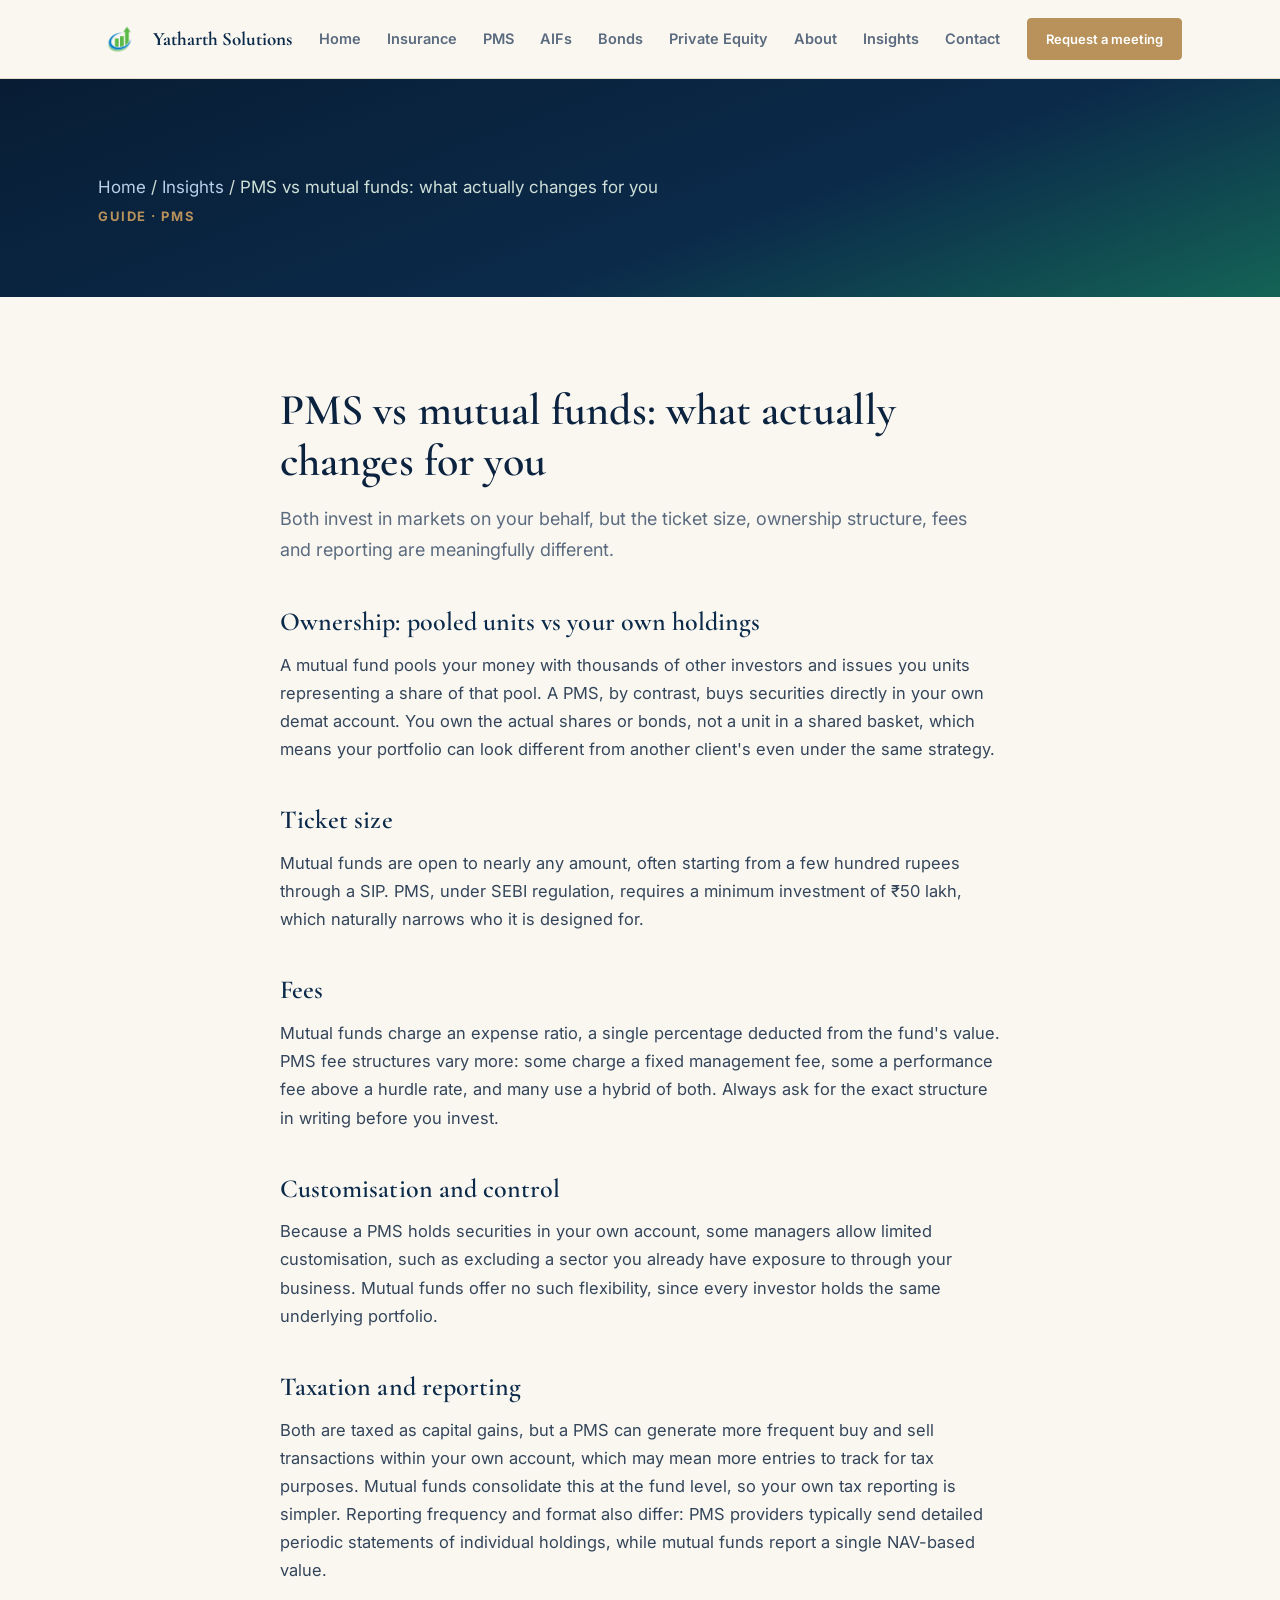
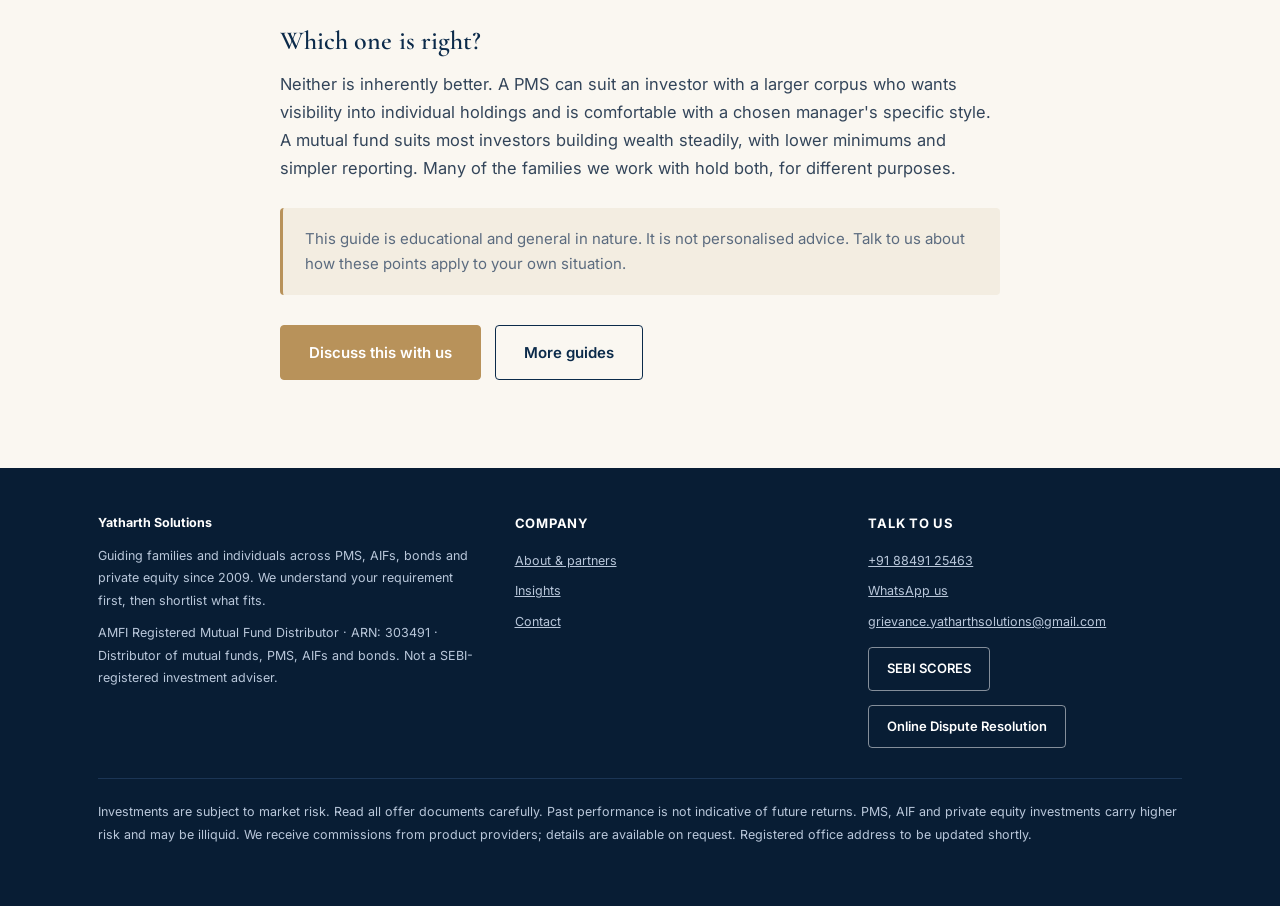
<file: blog/pms-vs-mutual-funds.html>
<!DOCTYPE html>
<html lang="en">
<head>
<meta charset="utf-8">
<meta name="viewport" content="width=device-width, initial-scale=1, viewport-fit=cover">
<title>PMS vs Mutual Funds — Key Differences Explained | Yatharth Solutions</title>
<meta name="description" content="PMS vs mutual fund: compare ticket size, ownership, fees, customisation and tax reporting before you decide. A plain-language guide from Yatharth Solutions.">
<link rel="canonical" href="https://www.yatharthsolutions.com/blog/pms-vs-mutual-funds.html">
<meta property="og:type" content="article">
<meta property="og:site_name" content="Yatharth Solutions">
<meta property="og:title" content="PMS vs Mutual Funds — Key Differences Explained | Yatharth Solutions">
<meta property="og:description" content="Compare PMS and mutual funds on ticket size, ownership, fees, customisation and tax reporting.">
<meta property="og:url" content="https://www.yatharthsolutions.com/blog/pms-vs-mutual-funds.html">
<meta property="og:image" content="https://www.yatharthsolutions.com/logo.png">
<meta name="twitter:card" content="summary">
<meta name="twitter:title" content="PMS vs Mutual Funds — Key Differences Explained | Yatharth Solutions">
<meta name="twitter:description" content="Ticket size, ownership, fees, customisation and tax reporting, compared.">
<meta name="twitter:image" content="https://www.yatharthsolutions.com/logo.png">
<link rel="icon" href="data:,">
<link rel="stylesheet" href="../styles.css">
<script type="application/ld+json">
{
  "@context": "https://schema.org",
  "@type": "BlogPosting",
  "headline": "PMS vs mutual funds: what actually changes for you",
  "description": "Both invest in markets on your behalf, but the ticket size, ownership structure, fees and reporting are meaningfully different.",
  "author": { "@type": "Organization", "name": "Yatharth Solutions" },
  "publisher": {
    "@type": "Organization",
    "name": "Yatharth Solutions",
    "logo": { "@type": "ImageObject", "url": "https://www.yatharthsolutions.com/logo.png" }
  },
  "mainEntityOfPage": "https://www.yatharthsolutions.com/blog/pms-vs-mutual-funds.html",
  "image": "https://www.yatharthsolutions.com/logo.png"
}
</script>
</head>
<body>
<header class="top"><div class="wrap"><nav>
 <a class="logo" href="../index.html"><img src="../logo.png" alt="Yatharth Solutions logo"><span class="logo-text">Yatharth Solutions</span></a>
 <ul class="navlinks"><li><a href="../index.html">Home</a></li><li><a href="../insurance.html">Insurance</a></li><li><a href="../pms.html">PMS</a></li><li><a href="../aifs.html">AIFs</a></li><li><a href="../bonds.html">Bonds</a></li><li><a href="../private-equity.html">Private Equity</a></li><li><a href="../about.html">About</a></li><li><a href="../blog/index.html">Insights</a></li><li><a href="../contact.html">Contact</a></li><li class="navcta"><a class="btn solid sm" href="../contact.html">Request a meeting</a></li></ul>
 <a class="btn solid sm cta-desktop" href="../contact.html">Request a meeting</a>
 <button class="burger" aria-label="Menu" aria-expanded="false">&#9776;</button>
</nav></div></header>
<section class="pagehero" style="padding-bottom:56px"><div class="wrap">
 <p class="crumb"><a href="../index.html">Home</a> / <a href="index.html">Insights</a> / PMS vs mutual funds: what actually changes for you</p>
 <span class="eyebrow">Guide · PMS</span>
</div></section><section><div class="wrap"><article class="bp">
 <h1>PMS vs mutual funds: what actually changes for you</h1><p class="lead">Both invest in markets on your behalf, but the ticket size, ownership structure, fees and reporting are meaningfully different.</p>
 <h2>Ownership: pooled units vs your own holdings</h2>
 <p>A mutual fund pools your money with thousands of other investors and issues you units representing a share of that pool. A PMS, by contrast, buys securities directly in your own demat account. You own the actual shares or bonds, not a unit in a shared basket, which means your portfolio can look different from another client's even under the same strategy.</p>
 <h2>Ticket size</h2>
 <p>Mutual funds are open to nearly any amount, often starting from a few hundred rupees through a SIP. PMS, under SEBI regulation, requires a minimum investment of ₹50 lakh, which naturally narrows who it is designed for.</p>
 <h2>Fees</h2>
 <p>Mutual funds charge an expense ratio, a single percentage deducted from the fund's value. PMS fee structures vary more: some charge a fixed management fee, some a performance fee above a hurdle rate, and many use a hybrid of both. Always ask for the exact structure in writing before you invest.</p>
 <h2>Customisation and control</h2>
 <p>Because a PMS holds securities in your own account, some managers allow limited customisation, such as excluding a sector you already have exposure to through your business. Mutual funds offer no such flexibility, since every investor holds the same underlying portfolio.</p>
 <h2>Taxation and reporting</h2>
 <p>Both are taxed as capital gains, but a PMS can generate more frequent buy and sell transactions within your own account, which may mean more entries to track for tax purposes. Mutual funds consolidate this at the fund level, so your own tax reporting is simpler. Reporting frequency and format also differ: PMS providers typically send detailed periodic statements of individual holdings, while mutual funds report a single NAV-based value.</p>
 <h2>Which one is right?</h2>
 <p>Neither is inherently better. A PMS can suit an investor with a larger corpus who wants visibility into individual holdings and is comfortable with a chosen manager's specific style. A mutual fund suits most investors building wealth steadily, with lower minimums and simpler reporting. Many of the families we work with hold both, for different purposes.</p>
 <div class="callout">This guide is educational and general in nature. It is not personalised advice. Talk to us about how these points apply to your own situation.</div>
 <div class="row" style="margin-top:30px"><a class="btn solid" href="../contact.html">Discuss this with us</a><a class="btn" href="index.html">More guides</a></div>
</article></div></section>
<footer><div class="wrap">
 <div class="fgrid">
  <div><p><strong>Yatharth Solutions</strong></p><p>Guiding families and individuals across PMS, AIFs, bonds and private equity since 2009. We understand your requirement first, then shortlist what fits.</p>
   <p>AMFI Registered Mutual Fund Distributor · ARN: 303491 · Distributor of mutual funds, PMS, AIFs and bonds. Not a SEBI-registered investment adviser.</p></div>
  <div><h4>Company</h4><ul><li><a href="../about.html">About &amp; partners</a></li><li><a href="../blog/index.html">Insights</a></li><li><a href="../contact.html">Contact</a></li></ul></div>
  <div><h4>Talk to us</h4><ul>
   <li><a href="tel:+918849125463">+91 88491 25463</a></li>
   <li><a href="#" data-wa>WhatsApp us</a></li>
   <li><a href="mailto:grievance.yatharthsolutions@gmail.com">grievance.yatharthsolutions@gmail.com</a></li>
  </ul>
  <div class="row" style="margin-top:14px"><a class="btn sm ghost" href="https://scores.sebi.gov.in/" target="_blank" rel="noopener noreferrer">SEBI SCORES</a><a class="btn sm ghost" href="https://smartodr.in/login" target="_blank" rel="noopener noreferrer">Online Dispute Resolution</a></div>
  </div>
 </div>
 <div class="fdisc"><p>Investments are subject to market risk. Read all offer documents carefully. Past performance is not indicative of future returns. PMS, AIF and private equity investments carry higher risk and may be illiquid. We receive commissions from product providers; details are available on request. Registered office address to be updated shortly.</p></div>
</div></footer>
<script src="../app.js"></script>
</body>
</html>
</file>
<file: styles.css>
@import url('https://fonts.googleapis.com/css2?family=Cormorant+Garamond:wght@500;600;700&family=Inter:wght@400;500;600;700&display=swap');

:root{
 --bg:#FAF7F1;--bg2:#F3EDE1;--ink:#0C2340;--mute:#5B6B7F;--line:#E4DCC9;
 --navy:#0B2A4A;--navy-d:#081D34;--blue:#0F5C8C;--green:#146356;--green-l:#1E8A76;--gold:#B8925A;--gold-l:#D8B784;
 --card:#FFFFFF;--head:'Cormorant Garamond',Georgia,serif;--body:'Inter',system-ui,-apple-system,'Segoe UI',sans-serif;
}

:root{box-sizing:border-box;padding-top:env(safe-area-inset-top,0px);padding-bottom:env(safe-area-inset-bottom,0px)}

html{scroll-padding-top:96px;scroll-behavior:smooth}

*,*::before,*::after{box-sizing:inherit}

html,body{overflow-x:hidden;max-width:100%}

body{
 margin:0;
 background:var(--bg);
 color:var(--ink);
 font:400 16px/1.7 var(--body)
}

a{color:inherit}

img{max-width:100%}

.wrap{
 max-width:1140px;
 margin:0 auto;
 padding:0 28px
}

h1,h2,h3{
 font-family:var(--head);
 font-weight:600;
 line-height:1.15;
 margin:0;
 letter-spacing:.002em
}

a:focus-visible,button:focus-visible,input:focus-visible,select:focus-visible,summary:focus-visible{
 outline:3px solid var(--gold);
 outline-offset:3px
}

.eyebrow{
 display:inline-block;
 font-size:13px;
 font-weight:700;
 letter-spacing:.12em;
 text-transform:uppercase;
 color:var(--gold);
 margin-bottom:14px
}

.head{
 max-width:680px;
 margin-bottom:48px
}

.head h2{
 font-size:clamp(30px,3.8vw,46px);
 color:var(--navy)
}

.head h2::after{
 content:"";
 display:block;
 width:60px;
 height:2px;
 background:var(--gold);
 margin-top:18px
}

.head p{
 margin:16px 0 0;
 color:var(--mute)
}

section{padding:88px 0}

.alt{
 background:var(--bg2);
 border-top:1px solid var(--line);
 border-bottom:1px solid var(--line)
}

.btn{
 display:inline-block;
 padding:14px 28px;
 border-radius:4px;
 font-weight:600;
 font-size:15px;
 text-decoration:none;
 border:1.5px solid var(--navy);
 color:var(--navy);
 background:transparent;
 cursor:pointer;
 font-family:var(--body)
}

.btn:hover{
 background:var(--navy);
 color:#fff
}

.btn.solid{
 background:var(--gold);
 border-color:var(--gold);
 color:#fff
}

.btn.solid:hover{
 background:#9F7943;
 border-color:#9F7943
}

.btn.sm{
 padding:9px 18px;
 font-size:13px
}

.btn.ghost{
 border-color:rgba(255,255,255,.5);
 color:#fff
}

.btn.ghost:hover{
 background:rgba(255,255,255,.15);
 color:#fff
}

.row{
 display:flex;
 gap:14px;
 flex-wrap:wrap
}


/* top nav */

.top{
 position:sticky;
 top:env(safe-area-inset-top,0px);
 z-index:20;
 background:rgba(250,247,241,.94);
 backdrop-filter:blur(6px);
 border-bottom:1px solid var(--line)
}

nav{
 display:flex;
 justify-content:space-between;
 align-items:center;
 height:78px;
 gap:20px
}

.logo{
 display:flex;
 align-items:center;
 gap:12px;
 text-decoration:none;
 font-family:var(--head);
 font-weight:700;
 font-size:19px;
 color:var(--navy)
}

.logo img{
 height:38px;
 width:auto;
 display:block
}

.navlinks{
 display:flex;
 gap:26px;
 list-style:none;
 margin:0;
 padding:0;
 font-size:14.5px;
 font-weight:600;
 align-items:center
}

.navlinks a{
 text-decoration:none;
 color:var(--mute)
}

.navlinks a:hover,
.navlinks a[aria-current="page"]{
 color:var(--navy)
}

.navcta{display:none}

.burger{
 display:none;
 flex:0 0 auto;
 background:none;
 border:1px solid var(--line);
 border-radius:8px;
 width:44px;
 height:44px;
 min-width:44px;
 font-size:20px;
 color:var(--navy)
}

nav{flex-wrap:nowrap}

.logo{
 flex:0 1 auto;
 min-width:0
}

.logo-text{
 white-space:nowrap;
 overflow:hidden;
 text-overflow:ellipsis
}

@media (max-width:940px){
 .navlinks{display:none}

 .burger{display:block}

 .cta-desktop{display:none}

 .navcta{
  display:block;
  margin-top:4px
 }

 .navlinks.open{
  display:flex;
  flex-direction:column;
  align-items:stretch;
  position:absolute;
  top:78px;
  left:0;
  right:0;
  background:var(--bg);
  padding:18px 28px 26px;
  border-bottom:1px solid var(--line);
  gap:16px;
  box-shadow:0 16px 30px rgba(11,42,74,.12);
  z-index:10
 }

 .navlinks .navcta .btn{
  display:block;
  text-align:center
 }
}

@media (max-width:420px){
 nav{height:70px}
 .logo img{height:30px}
 .logo-text{font-size:16px}
}

@media (max-width:360px){
 .logo-text{font-size:14.5px}
}


/* hero band (interior pages) */

.pagehero{
 background:linear-gradient(160deg,var(--navy-d),var(--navy) 60%,var(--green));
 color:#fff;
 padding:74px 0 90px
}

.pagehero h1{
 color:#fff;
 font-size:clamp(36px,4.6vw,58px)
}

.pagehero p{
 color:#CFE0D8;
 max-width:56ch;
 margin:20px 0 0;
 font-size:17px
}

.crumb{
 font-size:13px;
 color:#B9CFE8;
 margin-bottom:18px
}

.crumb a{
 color:#B9CFE8;
 text-decoration:none
}

.crumb a:hover{color:#fff}


/* cards / grids */

.grid2{
 display:grid;
 grid-template-columns:1fr 1fr;
 gap:24px
}

.grid3{
 display:grid;
 grid-template-columns:repeat(3,1fr);
 gap:22px
}

.grid4{
 display:grid;
 grid-template-columns:repeat(4,1fr);
 gap:20px
}

.card{
 background:var(--card);
 border:1px solid var(--line);
 border-radius:6px;
 padding:30px 26px;
 border-top:3px solid var(--gold)
}

.card h3{
 font-size:24px;
 margin-bottom:10px;
 color:var(--navy)
}

.card p{
 margin:0 0 18px;
 color:var(--mute);
 font-size:15px
}

.card dl{
 margin:0;
 font-size:13px;
 display:grid;
 grid-template-columns:auto 1fr;
 gap:7px 12px;
 border-top:1px solid var(--line);
 padding-top:16px
}

.card dt{color:var(--mute)}

.card dd{
 margin:0;
 font-weight:700;
 text-align:right
}

.ico{
 width:50px;
 height:50px;
 border-radius:50%;
 background:var(--bg2);
 color:var(--green);
 display:grid;
 place-items:center;
 margin-bottom:18px;
 border:1px solid var(--line)
}

.ico svg{
 width:24px;
 height:24px
}

.checks{
 list-style:none;
 margin:0;
 padding:0;
 display:grid;
 gap:14px
}

.checks li{
 display:grid;
 grid-template-columns:26px 1fr;
 gap:12px;
 padding:16px 18px;
 background:var(--card);
 border:1px solid var(--line);
 border-radius:6px;
 font-size:15px;
 color:var(--mute)
}

.checks li::before{
 content:"✓";
 width:26px;
 height:26px;
 border-radius:50%;
 background:var(--green);
 color:#fff;
 display:grid;
 place-items:center;
 font-size:13px;
 font-weight:700
}

.checks b{color:var(--ink)}


/* =========================================================
   FLOW STEPS / PROCESS
   ========================================================= */

.flowwrap{
 position:relative
}

.rail{
 position:absolute;
 left:50%;
 top:28px;
 bottom:28px;
 width:3px;
 margin-left:-1.5px;
 background:var(--line);
 border-radius:2px
}

.flow{
 list-style:none;
 margin:0;
 padding:0;
 display:grid;
 gap:60px;
 position:relative
}

.fs{
 position:relative;
 display:grid;
 grid-template-columns:1fr 66px 1fr;
 align-items:center
}

/* IMPORTANT:
   Force heading, number and card into the exact same
   grid row for every process step. */
.fs .ft,
.fs .node,
.fs .fd{
 grid-row:1;
}

.node{
 grid-column:2;
 justify-self:center;
 align-self:center;
 width:54px;
 height:54px;
 border-radius:50%;
 background:var(--navy);
 color:#fff;
 font:700 24px var(--head);
 display:grid;
 place-items:center;
 box-shadow:0 0 0 8px var(--bg);
 z-index:2
}

.fs:nth-child(even) .node{
 background:var(--green)
}

.fs:nth-child(odd) .ft{
 grid-column:1;
 padding-right:44px;
 text-align:right;
 align-self:center
}

.fs:nth-child(odd) .fd{
 grid-column:3;
 padding-left:44px;
 align-self:center
}

.fs:nth-child(even) .fd{
 grid-column:1;
 padding-right:44px;
 align-self:center
}

.fs:nth-child(even) .ft{
 grid-column:3;
 padding-left:44px;
 text-align:left;
 align-self:center
}

.ft h3{
 font-size:30px;
 color:var(--navy)
}

.ft>p{
 margin:6px 0 0;
 color:var(--mute);
 font-size:15px
}

.fd{
 background:var(--card);
 border:1px solid var(--line);
 border-radius:6px;
 padding:22px 24px;
 align-self:center
}

.fd ul{
 list-style:none;
 margin:0;
 padding:0;
 display:grid;
 gap:9px;
 font-size:14.5px;
 color:var(--mute)
}

.fd li::before{
 content:"—";
 color:var(--gold);
 font-weight:700;
 margin-right:8px
}


/* mobile flow */

@media (max-width:760px){

 .rail{
  left:27px
 }

 .fs{
  grid-template-columns:54px 1fr;
  gap:0 16px
 }

 .fs .ft,
 .fs .node,
 .fs .fd{
  grid-row:auto
 }

 .node{
  grid-column:1
 }

 .fs:nth-child(odd) .ft,
 .fs:nth-child(even) .ft,
 .fs:nth-child(odd) .fd,
 .fs:nth-child(even) .fd{
  grid-column:2;
  padding:0;
  text-align:left
 }

 .fs .fd{
  margin-top:14px
 }

 .ft h3{
  font-size:24px
 }
}


/* reveal animation */

.reveal{
 opacity:0;
 transform:translateY(24px);
 transition:
  opacity .7s ease,
  transform .7s cubic-bezier(.2,.7,.2,1)
}

.reveal.in{
 opacity:1;
 transform:none
}

@media (prefers-reduced-motion:reduce){
 .reveal{
  opacity:1;
  transform:none
 }
}


/* people / partners */

.people{
 display:grid;
 grid-template-columns:repeat(2,1fr);
 gap:28px
}

.person{
 background:var(--card);
 border:1px solid var(--line);
 border-radius:8px;
 overflow:hidden
}

.pphoto{
 aspect-ratio:1/1;
 background:linear-gradient(135deg,var(--bg2),#E9E1CF);
 display:grid;
 place-items:center;
 color:var(--mute);
 font-size:13px;
 border-bottom:3px solid var(--gold);
 overflow:hidden
}

.pphoto img{
 width:100%;
 height:100%;
 object-fit:cover;
 object-position:top center;
 display:block
}

.grid5{
 display:grid;
 grid-template-columns:repeat(5,1fr);
 gap:20px
}

@media (max-width:940px){
 .grid5{
  grid-template-columns:1fr 1fr
 }
}

@media (max-width:640px){
 .grid5{
  grid-template-columns:1fr
 }
}

.pbody{
 padding:26px
}

.pbody h3{
 font-size:26px;
 color:var(--navy)
}

.prole{
 color:var(--green);
 font-weight:700;
 font-size:13px;
 letter-spacing:.04em;
 text-transform:uppercase;
 margin:6px 0 14px
}

.pbody p{
 margin:0 0 12px;
 color:var(--mute);
 font-size:15px
}

.ptags{
 display:flex;
 gap:8px;
 flex-wrap:wrap;
 margin-top:14px
}

.ptags span{
 background:var(--bg2);
 color:var(--navy);
 padding:6px 12px;
 border-radius:999px;
 font-size:12.5px;
 font-weight:600;
 border:1px solid var(--line)
}


/* stats */

.stats{
 display:grid;
 grid-template-columns:repeat(4,1fr);
 gap:20px
}

.stat{
 background:var(--card);
 border:1px solid var(--line);
 border-radius:6px;
 padding:24px;
 text-align:center
}

.stat b{
 display:block;
 font-family:var(--head);
 font-size:34px;
 color:var(--gold)
}

.stat span{
 font-size:13.5px;
 color:var(--mute)
}


/* blog */

.postlist{
 display:grid;
 grid-template-columns:repeat(3,1fr);
 gap:22px
}

.post{
 display:block;
 text-decoration:none;
 background:var(--card);
 border:1px solid var(--line);
 border-radius:6px;
 overflow:hidden
}

.post .th{
 height:120px;
 display:grid;
 place-items:center;
 background:linear-gradient(135deg,#DCEEFA,#E6F4E2);
 color:var(--blue)
}

.post .th svg{
 width:46px;
 height:46px
}

.post h3{
 font-size:20px;
 margin:18px 20px 8px;
 color:var(--navy)
}

.post p{
 margin:0 20px 20px;
 font-size:14px;
 color:var(--mute)
}

.post .meta{
 margin:0 20px 20px;
 font-size:12.5px;
 color:var(--gold);
 font-weight:700;
 letter-spacing:.04em;
 text-transform:uppercase
}

article.bp{
 max-width:720px;
 margin:0 auto
}

article.bp h1{
 font-size:clamp(30px,4vw,44px)
}

article.bp .lead{
 color:var(--mute);
 font-size:18px;
 margin:18px 0 0
}

article.bp h2{
 font-size:26px;
 color:var(--navy);
 margin:42px 0 14px
}

article.bp p{
 color:#33455A;
 font-size:16.5px;
 margin:0 0 18px
}

article.bp ul{
 color:#33455A;
 font-size:16.5px
}

.callout{
 background:var(--bg2);
 border-left:3px solid var(--gold);
 border-radius:4px;
 padding:18px 22px;
 font-size:15px;
 color:var(--mute);
 margin:26px 0
}


/* form */

.formcard{
 background:var(--card);
 border:1px solid var(--line);
 border-radius:8px;
 padding:34px
}

form{
 display:grid;
 gap:16px
}

label{
 font-size:13px;
 font-weight:700;
 display:grid;
 gap:6px;
 color:var(--navy)
}

label .req{
 color:var(--gold)
}

input,select{
 padding:12px 14px;
 border:1px solid var(--line);
 border-radius:5px;
 font:inherit;
 font-size:16px;
 background:#fff;
 color:var(--ink);
 width:100%
}

input:invalid:not(:placeholder-shown),
select:invalid{
 border-color:#C0392B
}

.consent{
 display:flex;
 gap:10px;
 font-weight:400;
 font-size:12.5px;
 color:var(--mute);
 align-items:flex-start;
 line-height:1.5
}

.consent input{
 margin-top:2px
}

.hp{
 position:absolute;
 left:-9999px;
 width:1px;
 height:1px;
 overflow:hidden
}

.note{
 margin:0;
 font-size:14px;
 min-height:20px
}


/* footer */

footer{
 background:var(--navy-d);
 color:#B9C7DA;
 font-size:12.5px;
 line-height:1.8;
 padding:44px 0 50px
}

footer a{
 color:inherit
}

footer a.btn{
 color:#D8B784
}

footer .fgrid{
 display:grid;
 grid-template-columns:1.2fr 1fr 1fr;
 gap:40px;
 margin-bottom:30px
}

footer h4{
 color:#fff;
 font-family:var(--body);
 font-size:13px;
 letter-spacing:.06em;
 text-transform:uppercase;
 margin:0 0 14px
}

footer ul{
 list-style:none;
 margin:0;
 padding:0;
 display:grid;
 gap:8px
}

footer p{
 margin:0 0 10px
}

footer strong{
 color:#fff
}

.fdisc{
 border-top:1px solid #1B3555;
 padding-top:22px
}


/* responsive */

@media (max-width:940px){

 .grid2,
 .grid3,
 .grid4,
 .stats,
 .people,
 .postlist{
  grid-template-columns:1fr 1fr
 }

 footer .fgrid{
  grid-template-columns:1fr
 }
}

@media (max-width:640px){

 .grid2,
 .grid3,
 .grid4,
 .stats,
 .people,
 .postlist{
  grid-template-columns:1fr
 }

 section{
  padding:56px 0
 }

 .wrap{
  padding:0 20px
 }

 .pagehero{
  padding:48px 0 56px
 }

 .stat{
  padding:16px
 }

 .stat b{
  font-size:26px
 }

 .head{
  margin-bottom:36px
 }

 .card,
 .formcard,
 .who,
 .result{
  padding:24px 20px
 }

 .btn{
  padding:13px 22px;
  font-size:14.5px
 }

 footer{
  padding:36px 0 40px
 }
}

@media (max-width:420px){

 .hero-grid .stats,
 [style*="grid-template-columns:1fr 1fr"]{
  grid-template-columns:1fr 1fr
 }

 .stat b{
  font-size:22px
 }

 .stat span{
  font-size:12.5px
 }
}
</file>
